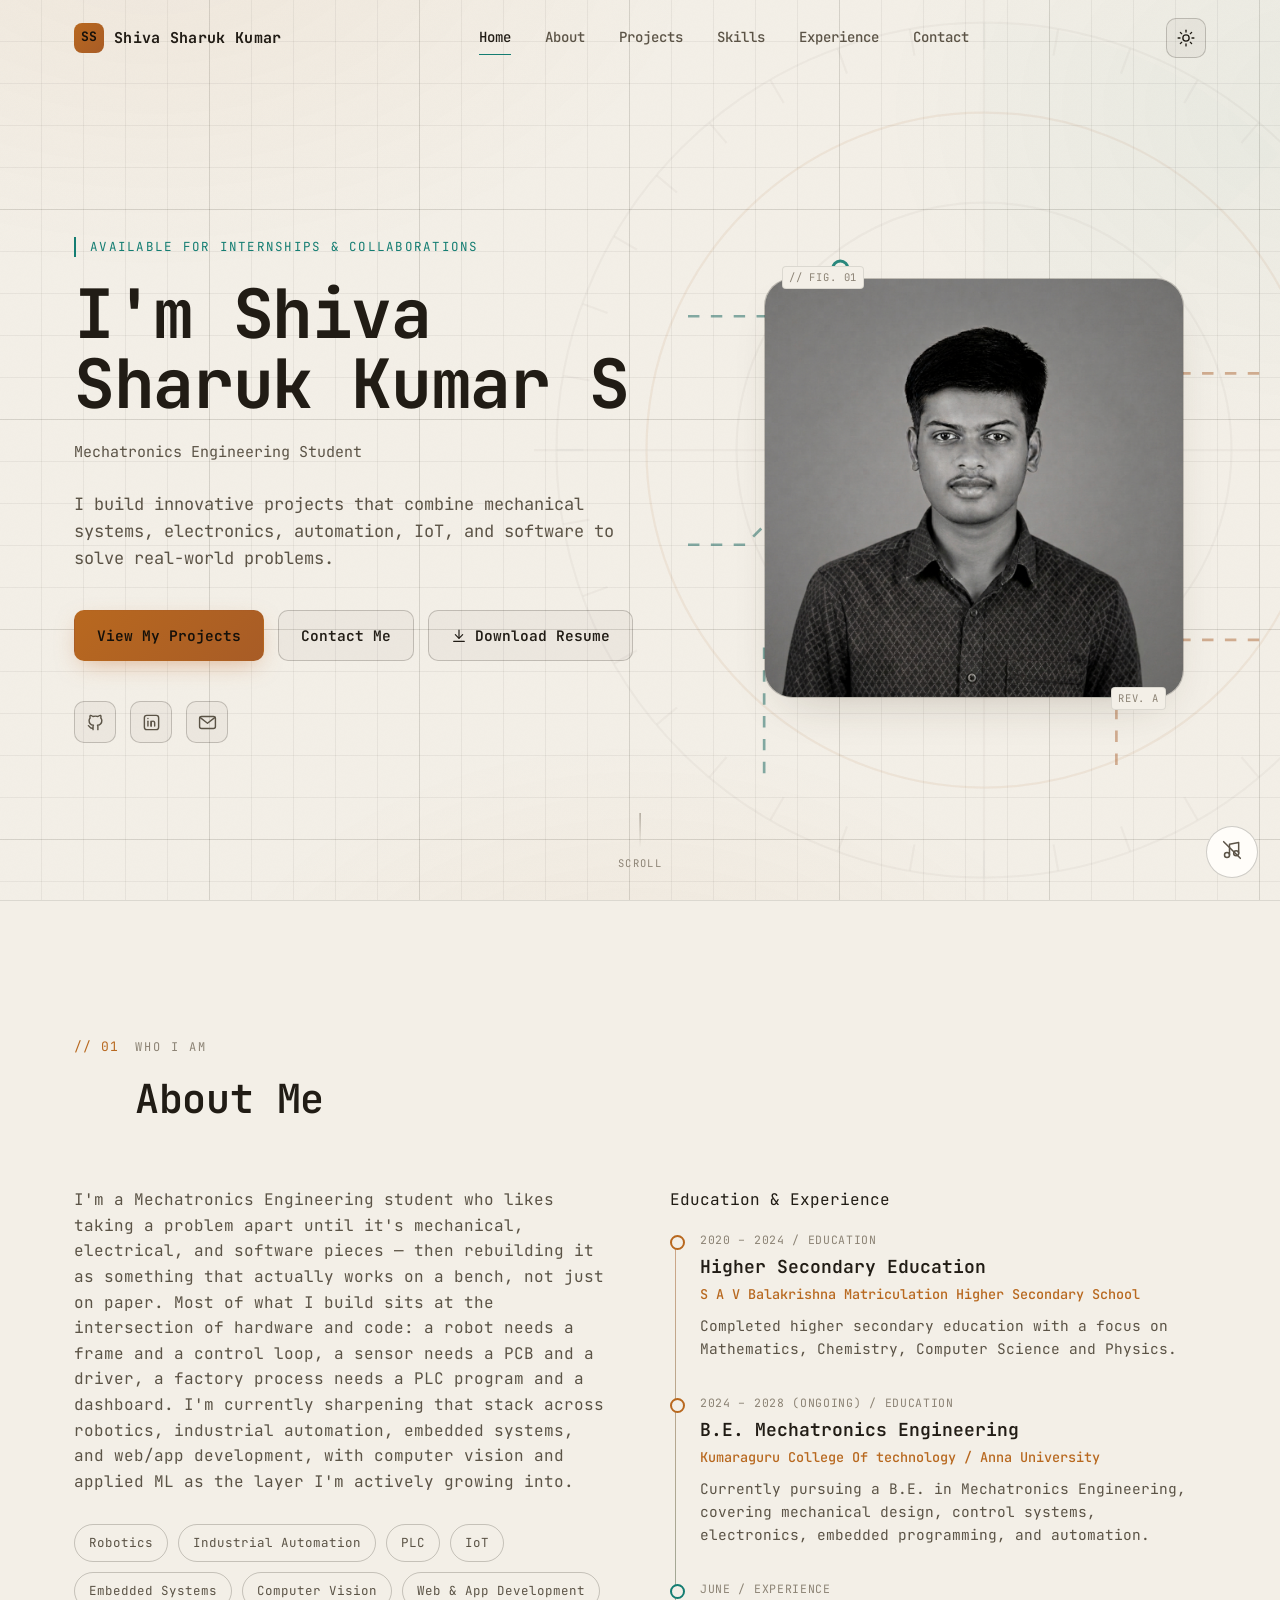
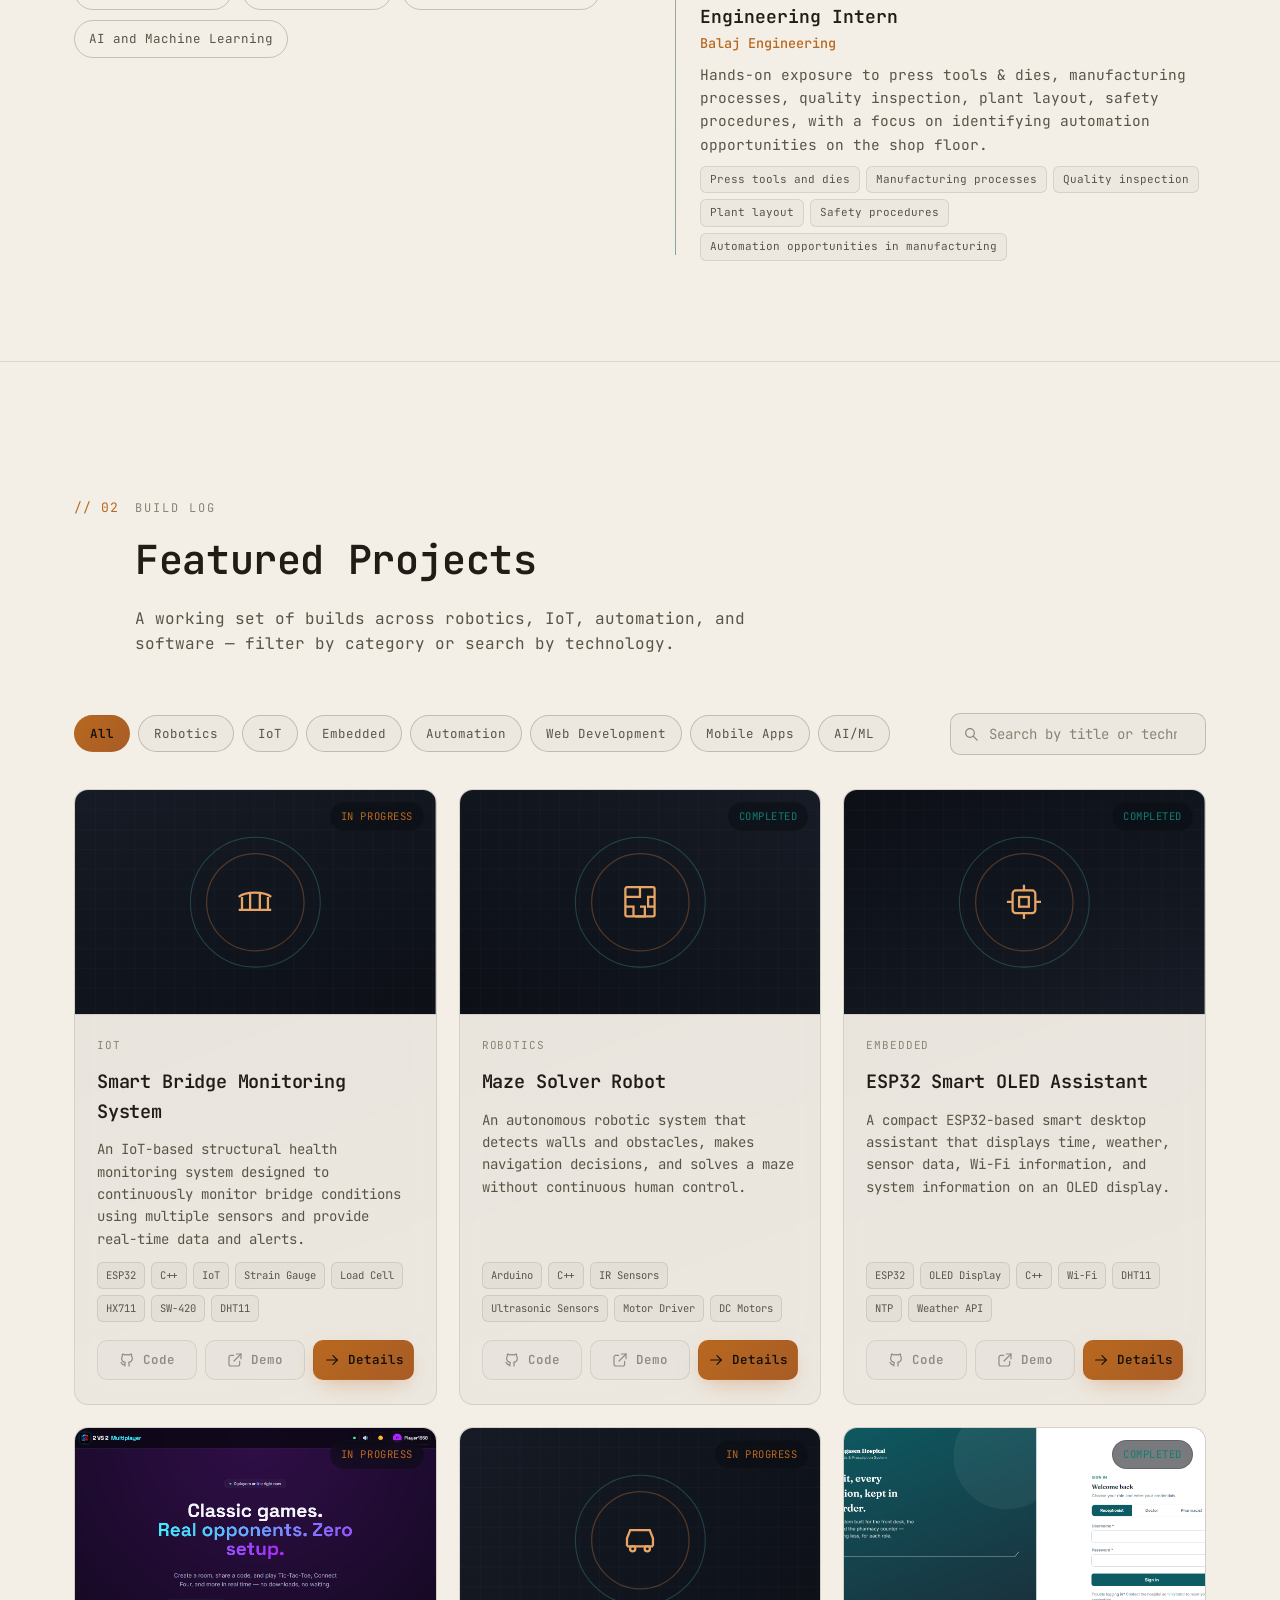
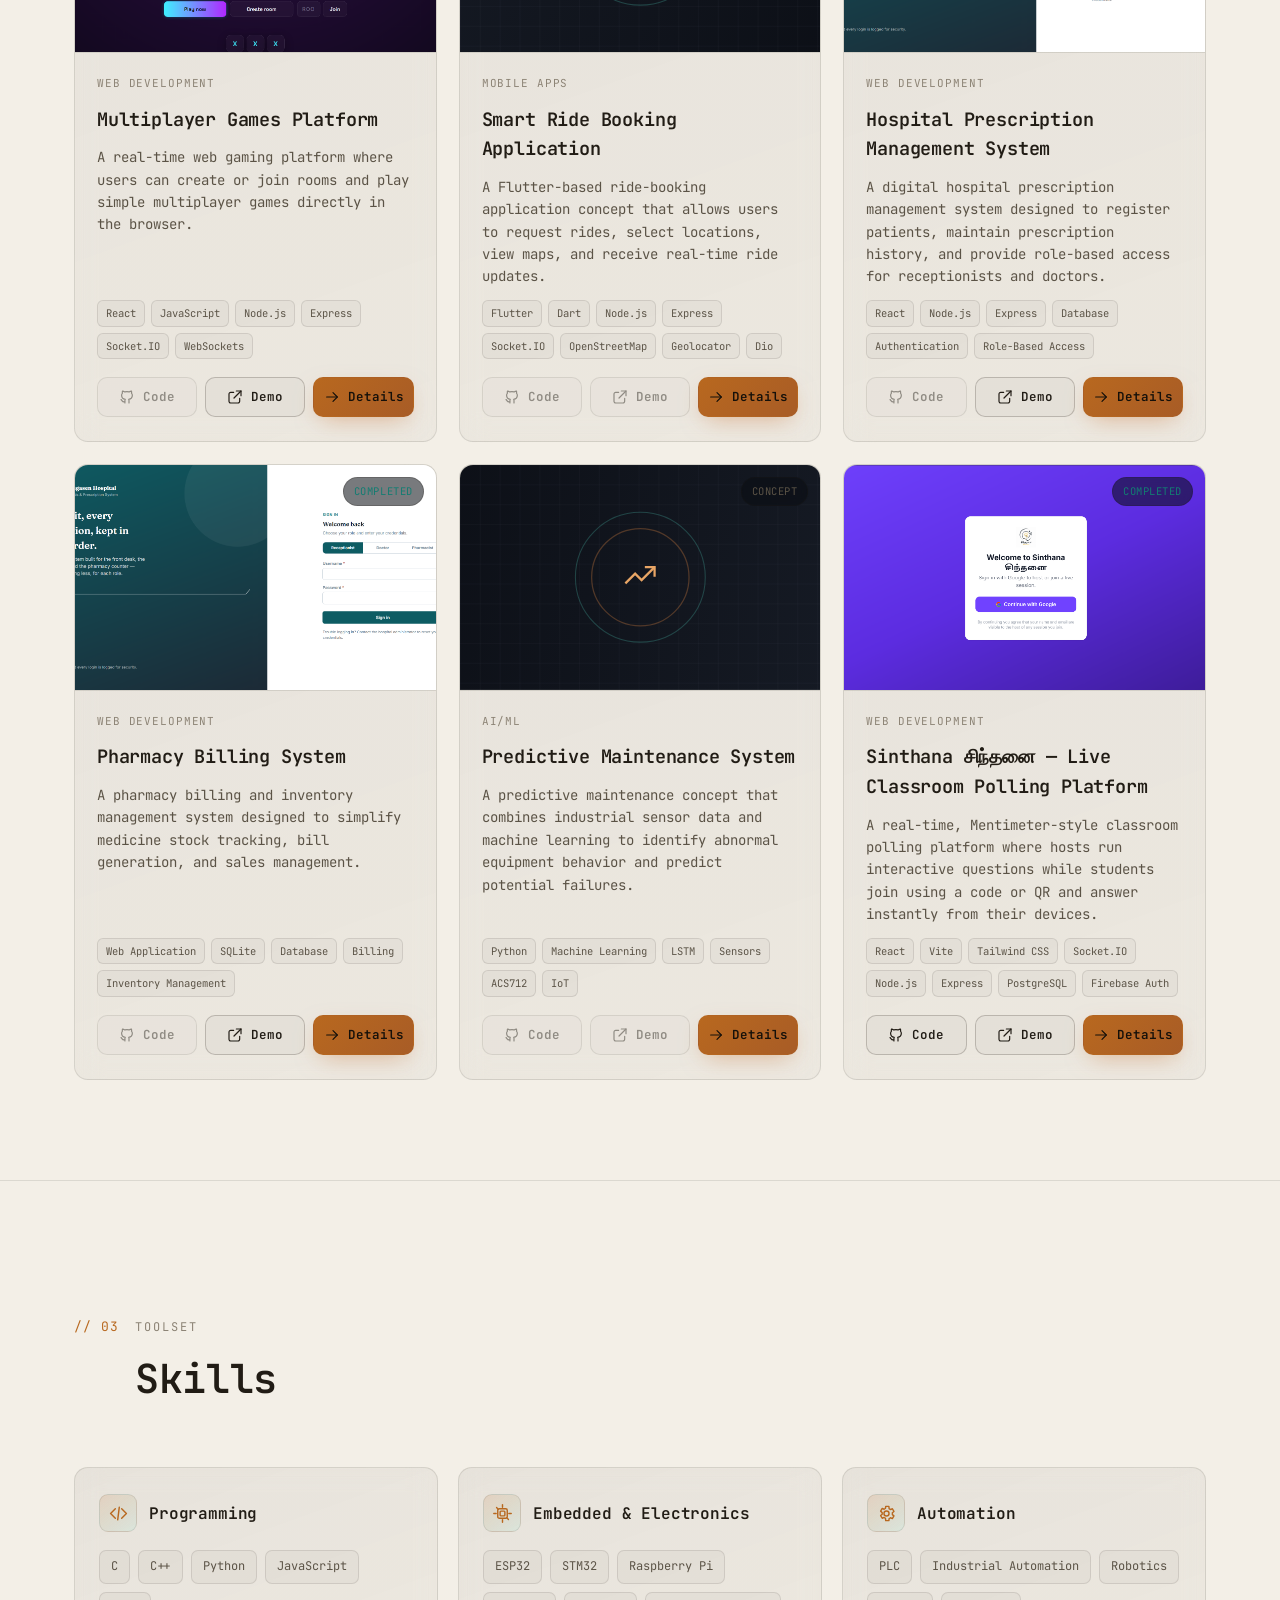
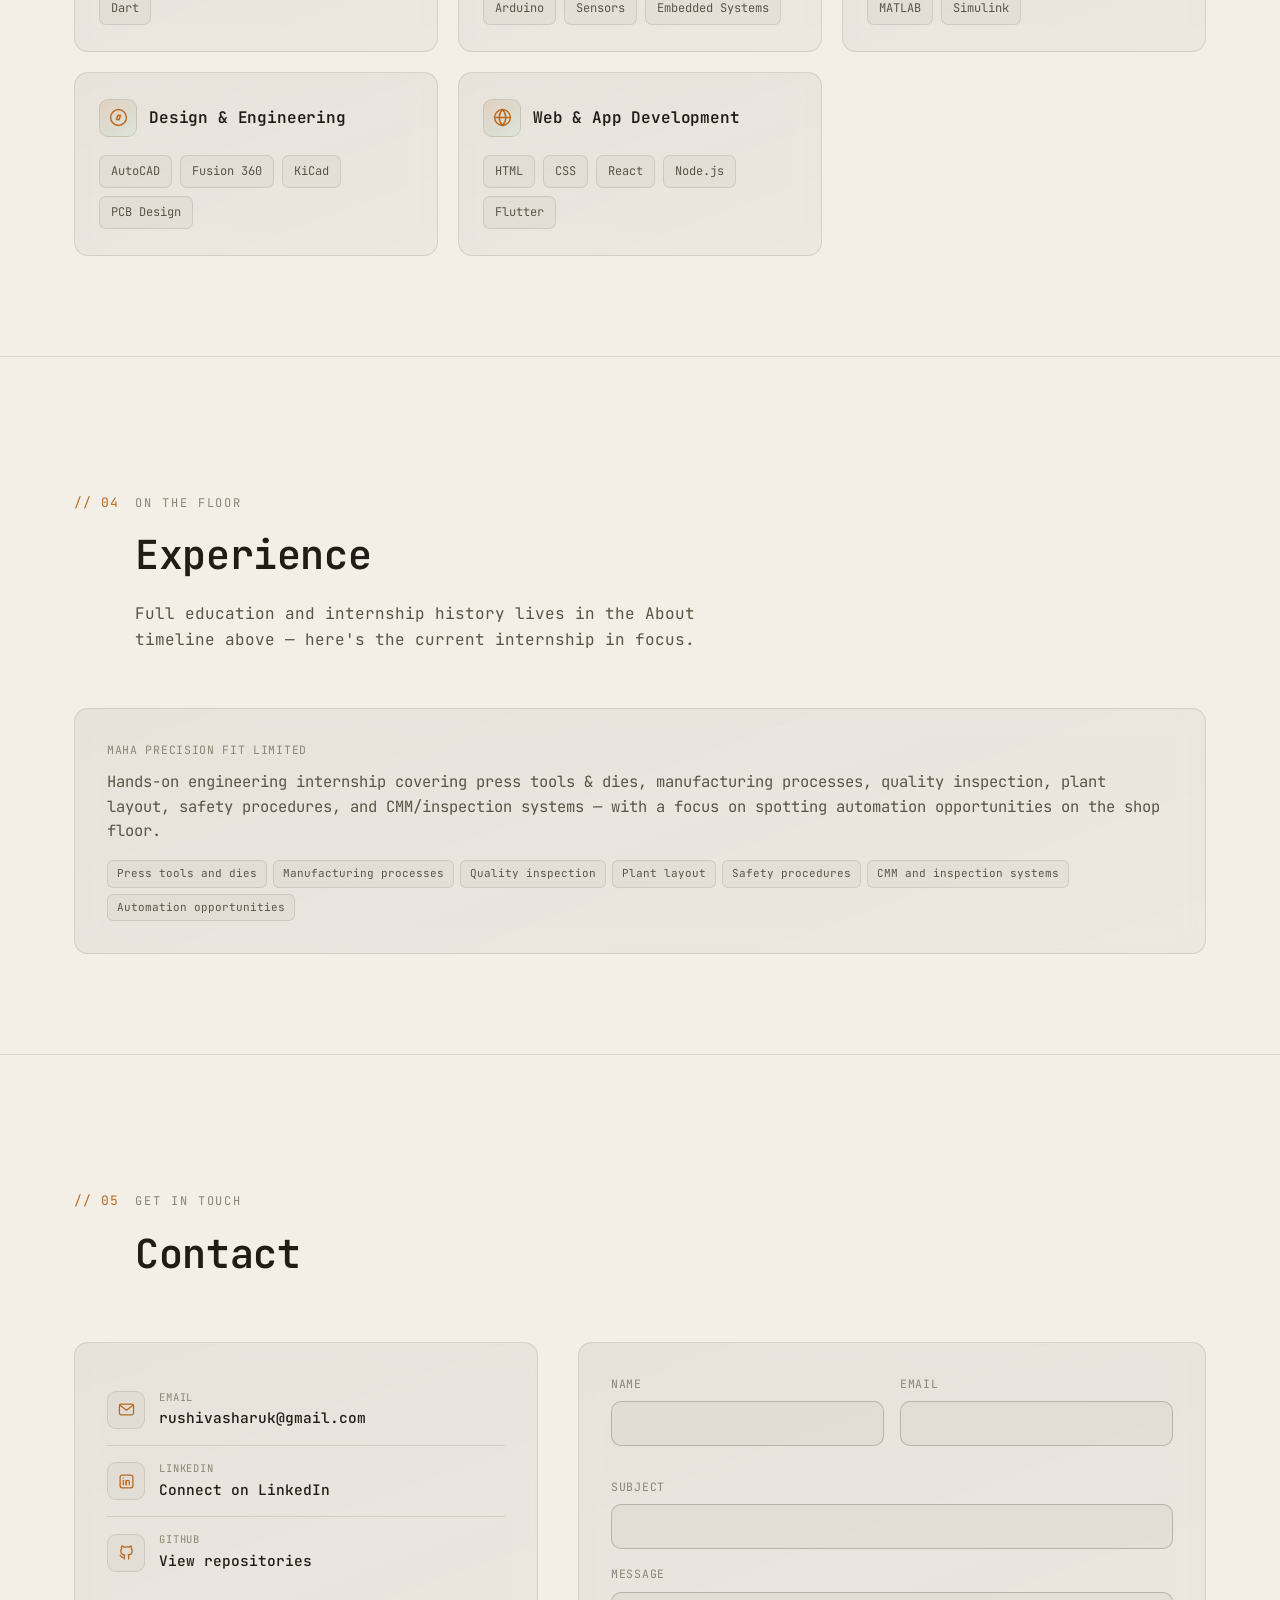
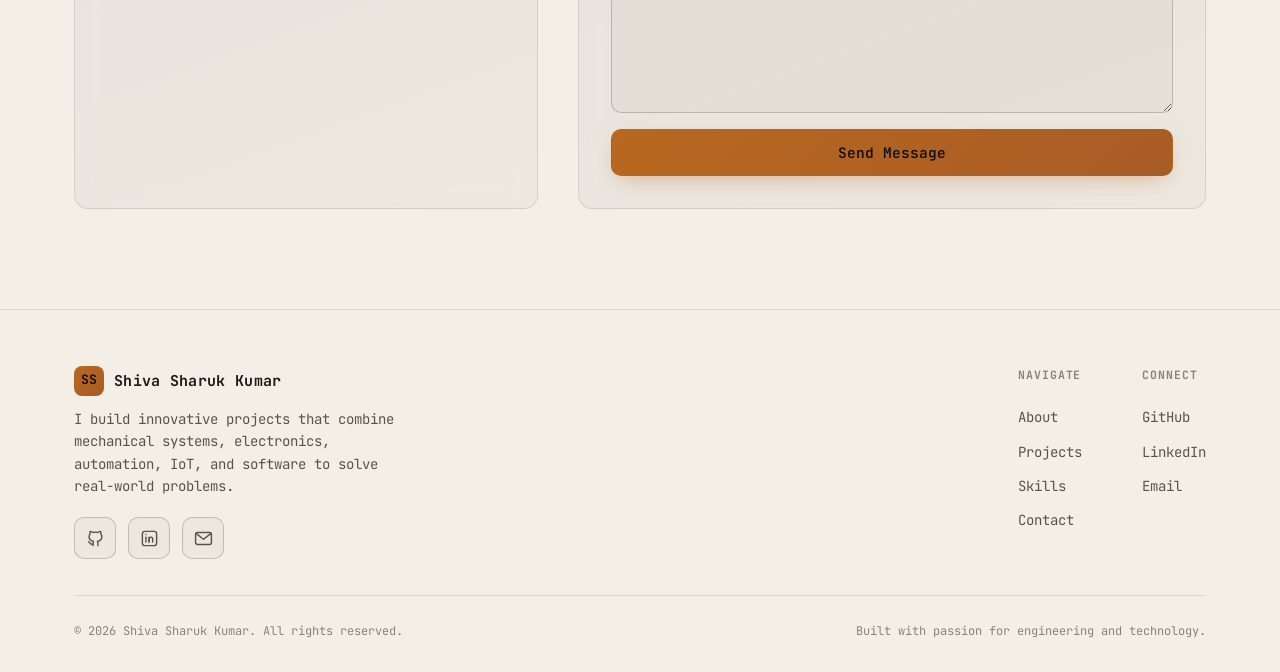
<file: index.html>
<!DOCTYPE html>
<html lang="en">
<head>
<meta charset="UTF-8" />
<meta name="viewport" content="width=device-width, initial-scale=1.0" />
<title>Shiva Sharuk Kumar — Mechatronics Engineering Portfolio</title>
<meta name="description" content="Personal portfolio of Shiva Sharuk Kumar — Mechatronics Engineering student building projects in robotics, IoT, industrial automation, embedded systems, and software development." />
<meta name="theme-color" content="#0a0d13" />

<!-- Open Graph -->
<meta property="og:type" content="website" />
<meta property="og:title" content="Shiva Sharuk Kumar — Mechatronics Engineering Portfolio" />
<meta property="og:description" content="Robotics, IoT, industrial automation, embedded systems, and software projects by Shiva Sharuk Kumar, a Mechatronics Engineering student." />
<meta property="og:image" content="og-cover.svg" />
<meta name="twitter:card" content="summary_large_image" />
<meta name="twitter:title" content="Shiva Sharuk Kumar — Mechatronics Engineering Portfolio" />
<meta name="twitter:description" content="Robotics, IoT, industrial automation, embedded systems, and software projects." />

<link rel="icon" href="favicon.svg" type="image/svg+xml" />
<link rel="stylesheet" href="css/style.css" />
</head>
<body>
<div class="bg-decor" aria-hidden="true">
  <svg viewBox="0 0 400 400" xmlns="http://www.w3.org/2000/svg">
    <circle class="ring" cx="200" cy="200" r="190"/>
    <circle class="ring accent-copper" cx="200" cy="200" r="150"/>
    <circle class="ring" cx="200" cy="200" r="110"/>
    <circle class="ring accent-cyan" cx="200" cy="200" r="70"/>
    <circle class="ring" cx="200" cy="200" r="30"/>
    <line class="crosshair" x1="200" y1="0" x2="200" y2="400"/>
    <line class="crosshair" x1="0" y1="200" x2="400" y2="200"/>
    <g class="sweep-arc">
      <path d="M 200 200 L 200 10 A 190 190 0 0 1 331.4 68.6 Z" />
    </g>
    <g class="planet-orbit orbit-copper">
      <circle class="planet planet-copper" cx="350" cy="200" r="5"/>
    </g>
    <g class="planet-orbit orbit-cyan">
      <circle class="planet planet-cyan" cx="270" cy="200" r="4"/>
    </g>
    <g class="tick-ring">
      <line class="tick" x1="378.0" y1="200.0" x2="390.0" y2="200.0"/>
      <line class="tick" x1="375.3" y1="230.9" x2="387.1" y2="233.0"/>
      <line class="tick" x1="367.3" y1="260.9" x2="378.5" y2="265.0"/>
      <line class="tick" x1="354.2" y1="289.0" x2="364.5" y2="295.0"/>
      <line class="tick" x1="336.4" y1="314.4" x2="345.5" y2="322.1"/>
      <line class="tick" x1="314.4" y1="336.4" x2="322.1" y2="345.5"/>
      <line class="tick" x1="289.0" y1="354.2" x2="295.0" y2="364.5"/>
      <line class="tick" x1="260.9" y1="367.3" x2="265.0" y2="378.5"/>
      <line class="tick" x1="230.9" y1="375.3" x2="233.0" y2="387.1"/>
      <line class="tick" x1="200.0" y1="378.0" x2="200.0" y2="390.0"/>
      <line class="tick" x1="169.1" y1="375.3" x2="167.0" y2="387.1"/>
      <line class="tick" x1="139.1" y1="367.3" x2="135.0" y2="378.5"/>
      <line class="tick" x1="111.0" y1="354.2" x2="105.0" y2="364.5"/>
      <line class="tick" x1="85.6" y1="336.4" x2="77.9" y2="345.5"/>
      <line class="tick" x1="63.6" y1="314.4" x2="54.5" y2="322.1"/>
      <line class="tick" x1="45.8" y1="289.0" x2="35.5" y2="295.0"/>
      <line class="tick" x1="32.7" y1="260.9" x2="21.5" y2="265.0"/>
      <line class="tick" x1="24.7" y1="230.9" x2="12.9" y2="233.0"/>
      <line class="tick" x1="22.0" y1="200.0" x2="10.0" y2="200.0"/>
      <line class="tick" x1="24.7" y1="169.1" x2="12.9" y2="167.0"/>
      <line class="tick" x1="32.7" y1="139.1" x2="21.5" y2="135.0"/>
      <line class="tick" x1="45.8" y1="111.0" x2="35.5" y2="105.0"/>
      <line class="tick" x1="63.6" y1="85.6" x2="54.5" y2="77.9"/>
      <line class="tick" x1="85.6" y1="63.6" x2="77.9" y2="54.5"/>
      <line class="tick" x1="111.0" y1="45.8" x2="105.0" y2="35.5"/>
      <line class="tick" x1="139.1" y1="32.7" x2="135.0" y2="21.5"/>
      <line class="tick" x1="169.1" y1="24.7" x2="167.0" y2="12.9"/>
      <line class="tick" x1="200.0" y1="22.0" x2="200.0" y2="10.0"/>
      <line class="tick" x1="230.9" y1="24.7" x2="233.0" y2="12.9"/>
      <line class="tick" x1="260.9" y1="32.7" x2="265.0" y2="21.5"/>
      <line class="tick" x1="289.0" y1="45.8" x2="295.0" y2="35.5"/>
      <line class="tick" x1="314.4" y1="63.6" x2="322.1" y2="54.5"/>
      <line class="tick" x1="336.4" y1="85.6" x2="345.5" y2="77.9"/>
      <line class="tick" x1="354.2" y1="111.0" x2="364.5" y2="105.0"/>
      <line class="tick" x1="367.3" y1="139.1" x2="378.5" y2="135.0"/>
      <line class="tick" x1="375.3" y1="169.1" x2="387.1" y2="167.0"/>
    </g>
  </svg>
</div>
<div class="grain" aria-hidden="true"></div>

<a href="#main" class="skip-link">Skip to content</a>

<!-- ============ NAVBAR ============ -->
<header class="navbar" id="navbar">
  <div class="nav-inner">
    <a href="#home" class="brand" aria-label="Home">
      <span class="brand-mark">SS</span>
      <span class="brand-name-full">Shiva Sharuk Kumar</span>
    </a>
    <nav class="nav-links" aria-label="Primary">
      <a href="#home">Home</a>
      <a href="#about">About</a>
      <a href="#projects">Projects</a>
      <a href="#skills">Skills</a>
      <a href="#experience">Experience</a>
      <a href="#contact">Contact</a>
    </nav>
    <div class="nav-actions">
      <button class="theme-toggle" id="themeToggle" aria-label="Toggle light and dark theme">
        <span class="icon-sun-wrap"></span>
      </button>
      <button class="hamburger" id="hamburger" aria-label="Open menu" aria-expanded="false">
        <span></span>
      </button>
    </div>
  </div>
</header>

<div class="mobile-menu" id="mobileMenu">
  <a href="#home">Home</a>
  <a href="#about">About</a>
  <a href="#projects">Projects</a>
  <a href="#skills">Skills</a>
  <a href="#experience">Experience</a>
  <a href="#contact">Contact</a>
</div>

<main id="main">

  <!-- ============ HERO ============ -->
  <section class="hero" id="home">
    <div class="hero-inner">
      <div class="hero-copy">
        <span class="hero-eyebrow">Available for internships &amp; collaborations</span>
        <h1 class="hero-name">I'm <span id="heroName">Shiva Sharuk Kumar</span></h1>
        <p class="hero-role mono" id="heroRole"></p>
        <p class="hero-desc" id="heroDesc"></p>
        <div class="hero-actions">
          <a href="#projects" class="btn btn-primary">View My Projects</a>
          <a href="#contact" class="btn btn-ghost">Contact Me</a>
          <a href="#" id="resumeBtn" class="btn btn-ghost" download>
            Download Resume
          </a>
        </div>
        <div class="hero-social">
          <a class="social-btn" data-bind="github" href="#" target="_blank" rel="noopener" aria-label="GitHub"></a>
          <a class="social-btn" data-bind="linkedin" href="#" target="_blank" rel="noopener" aria-label="LinkedIn"></a>
          <a class="social-btn" data-bind="email-link" href="#" aria-label="Email"></a>
        </div>
      </div>

      <div class="hero-visual">
        <div id="heroTraces"></div>
        <span class="corner-tag tl">// FIG. 01</span>
        <div class="portrait-frame" id="portraitFrame">
          <div class="portrait-placeholder">
            <svg viewBox="0 0 24 24" fill="none" stroke="currentColor" stroke-width="1.5"><circle cx="12" cy="8" r="4"/><path d="M4 20c0-4.4 3.6-7 8-7s8 2.6 8 7"/></svg>
            <span>PROFILE PHOTO — EDITABLE</span>
          </div>
        </div>
        <span class="corner-tag br">REV. A</span>
      </div>
    </div>

    <div class="scroll-cue"><span class="line"></span>SCROLL</div>
  </section>

  <!-- ============ ABOUT ============ -->
  <section class="section" id="about">
    <div class="container">
      <div class="section-head reveal">
        <span class="section-num mono">// 01</span>
        <div class="section-titles">
          <span class="section-kicker">Who I Am</span>
          <h2>About Me</h2>
        </div>
      </div>

      <div class="about-grid">
        <div class="about-text reveal">
          <div id="aboutText"></div>
          <div class="interest-tags" id="interestTags"></div>
        </div>

        <div class="reveal">
          <span class="section-kicker" style="display:block;margin-bottom:18px;">Education &amp; Experience</span>
          <div class="timeline" id="timelineList"></div>
        </div>
      </div>
    </div>
  </section>

  <!-- ============ PROJECTS ============ -->
  <section class="section" id="projects">
    <div class="container">
      <div class="section-head reveal">
        <span class="section-num mono">// 02</span>
        <div class="section-titles">
          <span class="section-kicker">Build Log</span>
          <h2>Featured Projects</h2>
          <p class="section-lede">A working set of builds across robotics, IoT, automation, and software — filter by category or search by technology.</p>
        </div>
      </div>

      <div class="projects-toolbar reveal">
        <div class="filter-chips" id="filterChips"></div>
        <div class="search-box">
          <span aria-hidden="true"></span>
          <input id="projectSearch" type="search" placeholder="Search by title or technology…" aria-label="Search projects" />
        </div>
      </div>

      <div class="projects-grid" id="projectsGrid"></div>
    </div>
  </section>

  <!-- ============ SKILLS ============ -->
  <section class="section" id="skills">
    <div class="container">
      <div class="section-head reveal">
        <span class="section-num mono">// 03</span>
        <div class="section-titles">
          <span class="section-kicker">Toolset</span>
          <h2>Skills</h2>
        </div>
      </div>
      <div class="skills-grid" id="skillsGrid"></div>
    </div>
  </section>

  <!-- ============ EXPERIENCE (highlight of internship) ============ -->
  <section class="section" id="experience">
    <div class="container">
      <div class="section-head reveal">
        <span class="section-num mono">// 04</span>
        <div class="section-titles">
          <span class="section-kicker">On the Floor</span>
          <h2>Experience</h2>
          <p class="section-lede">Full education and internship history lives in the About timeline above — here's the current internship in focus.</p>
        </div>
      </div>

      <div class="glass reveal" style="padding:32px;">
        <div class="timeline-period">Maha Precision Fit Limited</div>
        <p class="timeline-desc" style="margin-top:10px;font-size:15.5px;">
          Hands-on engineering internship covering press tools &amp; dies, manufacturing processes,
          quality inspection, plant layout, safety procedures, and CMM/inspection systems — with a
          focus on spotting automation opportunities on the shop floor.
        </p>
        <div class="timeline-highlights" style="margin-top:16px;">
          <span>Press tools and dies</span>
          <span>Manufacturing processes</span>
          <span>Quality inspection</span>
          <span>Plant layout</span>
          <span>Safety procedures</span>
          <span>CMM and inspection systems</span>
          <span>Automation opportunities</span>
        </div>
      </div>
    </div>
  </section>

  <!-- ============ CONTACT ============ -->
  <section class="section" id="contact">
    <div class="container">
      <div class="section-head reveal">
        <span class="section-num mono">// 05</span>
        <div class="section-titles">
          <span class="section-kicker">Get In Touch</span>
          <h2>Contact</h2>
        </div>
      </div>

      <div class="contact-grid">
        <div class="contact-info-card glass reveal">
          <div class="contact-info-item">
            <div class="contact-info-icon"></div>
            <div>
              <div class="contact-info-label">Email</div>
              <a class="contact-info-value" data-bind="email-link" href="#"><span data-bind="email-text"></span></a>
            </div>
          </div>
          <div class="contact-info-item">
            <div class="contact-info-icon"></div>
            <div>
              <div class="contact-info-label">LinkedIn</div>
              <a class="contact-info-value" data-bind="linkedin" href="#" target="_blank" rel="noopener">Connect on LinkedIn</a>
            </div>
          </div>
          <div class="contact-info-item">
            <div class="contact-info-icon"></div>
            <div>
              <div class="contact-info-label">GitHub</div>
              <a class="contact-info-value" data-bind="github" href="#" target="_blank" rel="noopener">View repositories</a>
            </div>
          </div>
        </div>

        <form class="contact-form-card glass reveal" id="contactForm" novalidate>
          <div class="form-row">
            <div class="form-group">
              <label for="cName">Name</label>
              <input id="cName" name="name" type="text" required />
            </div>
            <div class="form-group">
              <label for="cEmail">Email</label>
              <input id="cEmail" name="email" type="email" required />
            </div>
          </div>
          <div class="form-group">
            <label for="cSubject">Subject</label>
            <input id="cSubject" name="subject" type="text" required />
          </div>
          <div class="form-group">
            <label for="cMessage">Message</label>
            <textarea id="cMessage" name="message" rows="5" required></textarea>
          </div>
          <button type="submit" class="btn btn-primary btn-block">Send Message</button>
          <div class="form-status" id="formStatus"></div>
        </form>
      </div>
    </div>
  </section>
</main>

<!-- ============ FOOTER ============ -->
<footer class="footer">
  <div class="container">
    <div class="footer-top">
      <div class="footer-brand">
        <a href="#home" class="brand">
          <span class="brand-mark">SS</span>
          <span class="brand-name-full">Shiva Sharuk Kumar</span>
        </a>
        <p class="footer-tagline" id="footerTagline"></p>
        <div class="footer-social">
          <a class="social-btn" data-bind="github" href="#" target="_blank" rel="noopener" aria-label="GitHub"></a>
          <a class="social-btn" data-bind="linkedin" href="#" target="_blank" rel="noopener" aria-label="LinkedIn"></a>
          <a class="social-btn" data-bind="email-link" href="#" aria-label="Email"></a>
        </div>
      </div>
      <div class="footer-links">
        <div class="footer-col">
          <h4>Navigate</h4>
          <a href="#about">About</a>
          <a href="#projects">Projects</a>
          <a href="#skills">Skills</a>
          <a href="#contact">Contact</a>
        </div>
        <div class="footer-col">
          <h4>Connect</h4>
          <a data-bind="github" href="#" target="_blank" rel="noopener">GitHub</a>
          <a data-bind="linkedin" href="#" target="_blank" rel="noopener">LinkedIn</a>
          <a data-bind="email-link" href="#">Email</a>
        </div>
      </div>
    </div>
    <div class="footer-bottom">
      <span>© <span data-bind="year"></span> Shiva Sharuk Kumar. All rights reserved.</span>
      <span>Built with passion for engineering and technology.</span>
    </div>
  </div>
</footer>

<!-- ============ PROJECT DETAIL OVERLAY ============ -->
<div class="detail-overlay" id="detailOverlay" role="dialog" aria-modal="true" aria-label="Project details">
  <div class="detail-topbar">
    <a href="#projects" class="back-link" data-close-detail></a>
    <button class="theme-toggle" data-close-detail aria-label="Close project details"></button>
  </div>
  <div class="detail-content" id="detailContent"></div>
</div>

<!-- ============ 404 (in-app hash-route fallback) ============ -->
<div class="detail-overlay" id="notFoundOverlay" role="dialog" aria-modal="true" aria-label="Page not found">
  <div class="page-404">
    <div>
      <div class="code-404 mono">404</div>
      <h2>Signal lost.</h2>
      <p>That project or page doesn't exist — it may have been renamed or removed.</p>
      <a href="#/" class="btn btn-primary" data-close-detail>Back to Home</a>
    </div>
  </div>
</div>

<!-- ============ AMBIENT SOUND TOGGLE ============ -->
<audio id="ambientAudio" loop preload="none">
  <source src="audio/ambient-loop.ogg" type="audio/ogg" />
  <source src="audio/ambient-loop.mp3" type="audio/mpeg" />
</audio>
<button id="ambientToggle" class="ambient-toggle" type="button" aria-pressed="false" aria-label="Play calm background ambience"></button>

<script src="js/icons.js"></script>
<script src="js/data.js"></script>
<script src="js/app.js"></script>
<script>
  // Fill in icon-only elements that were left empty above (kept out of app.js template strings for readability)
  document.addEventListener("DOMContentLoaded", function () {
    document.querySelector(".theme-toggle .icon-sun-wrap").outerHTML = icon("sun") + icon("moon");
    document.querySelectorAll('.hero-social .social-btn[data-bind="github"]').forEach(el => el.innerHTML = icon("github"));
    document.querySelectorAll('.social-btn[data-bind="linkedin"]').forEach(el => el.innerHTML = icon("linkedin"));
    document.querySelectorAll('.social-btn[data-bind="email-link"]').forEach(el => el.innerHTML = icon("mail"));
    document.querySelectorAll('.footer-social .social-btn[data-bind="github"]').forEach(el => el.innerHTML = icon("github"));
    document.getElementById("resumeBtn").innerHTML = icon("download") + " Download Resume";
    document.querySelector(".search-box span[aria-hidden]").outerHTML = icon("search");
    document.querySelectorAll(".contact-info-icon").forEach((el, i) => {
      el.innerHTML = [icon("mail"), icon("linkedin"), icon("github")][i];
    });
    document.querySelector('.back-link[data-close-detail]').innerHTML = icon("arrowLeft") + " Back to projects";
    document.querySelector('#detailOverlay .theme-toggle[data-close-detail]').innerHTML = "&times;";
  });
</script>
</body>
</html>
</file>
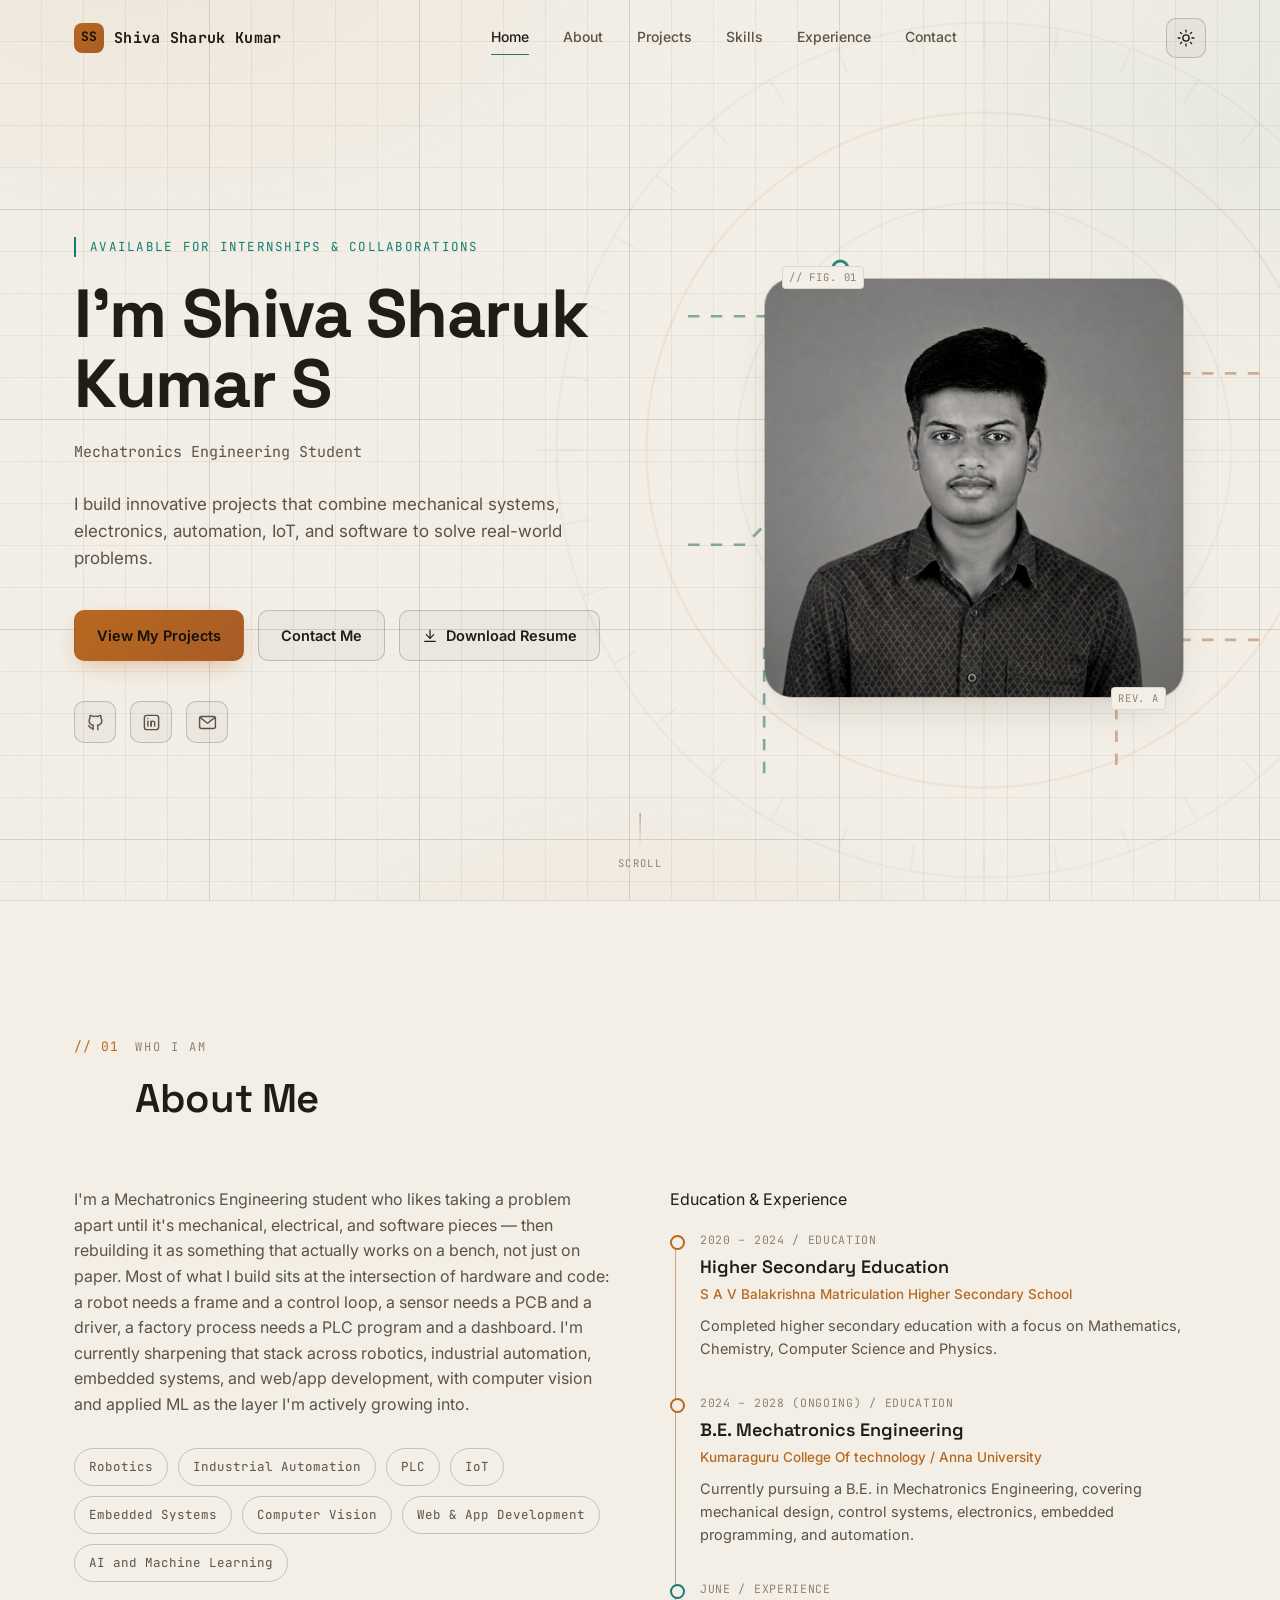
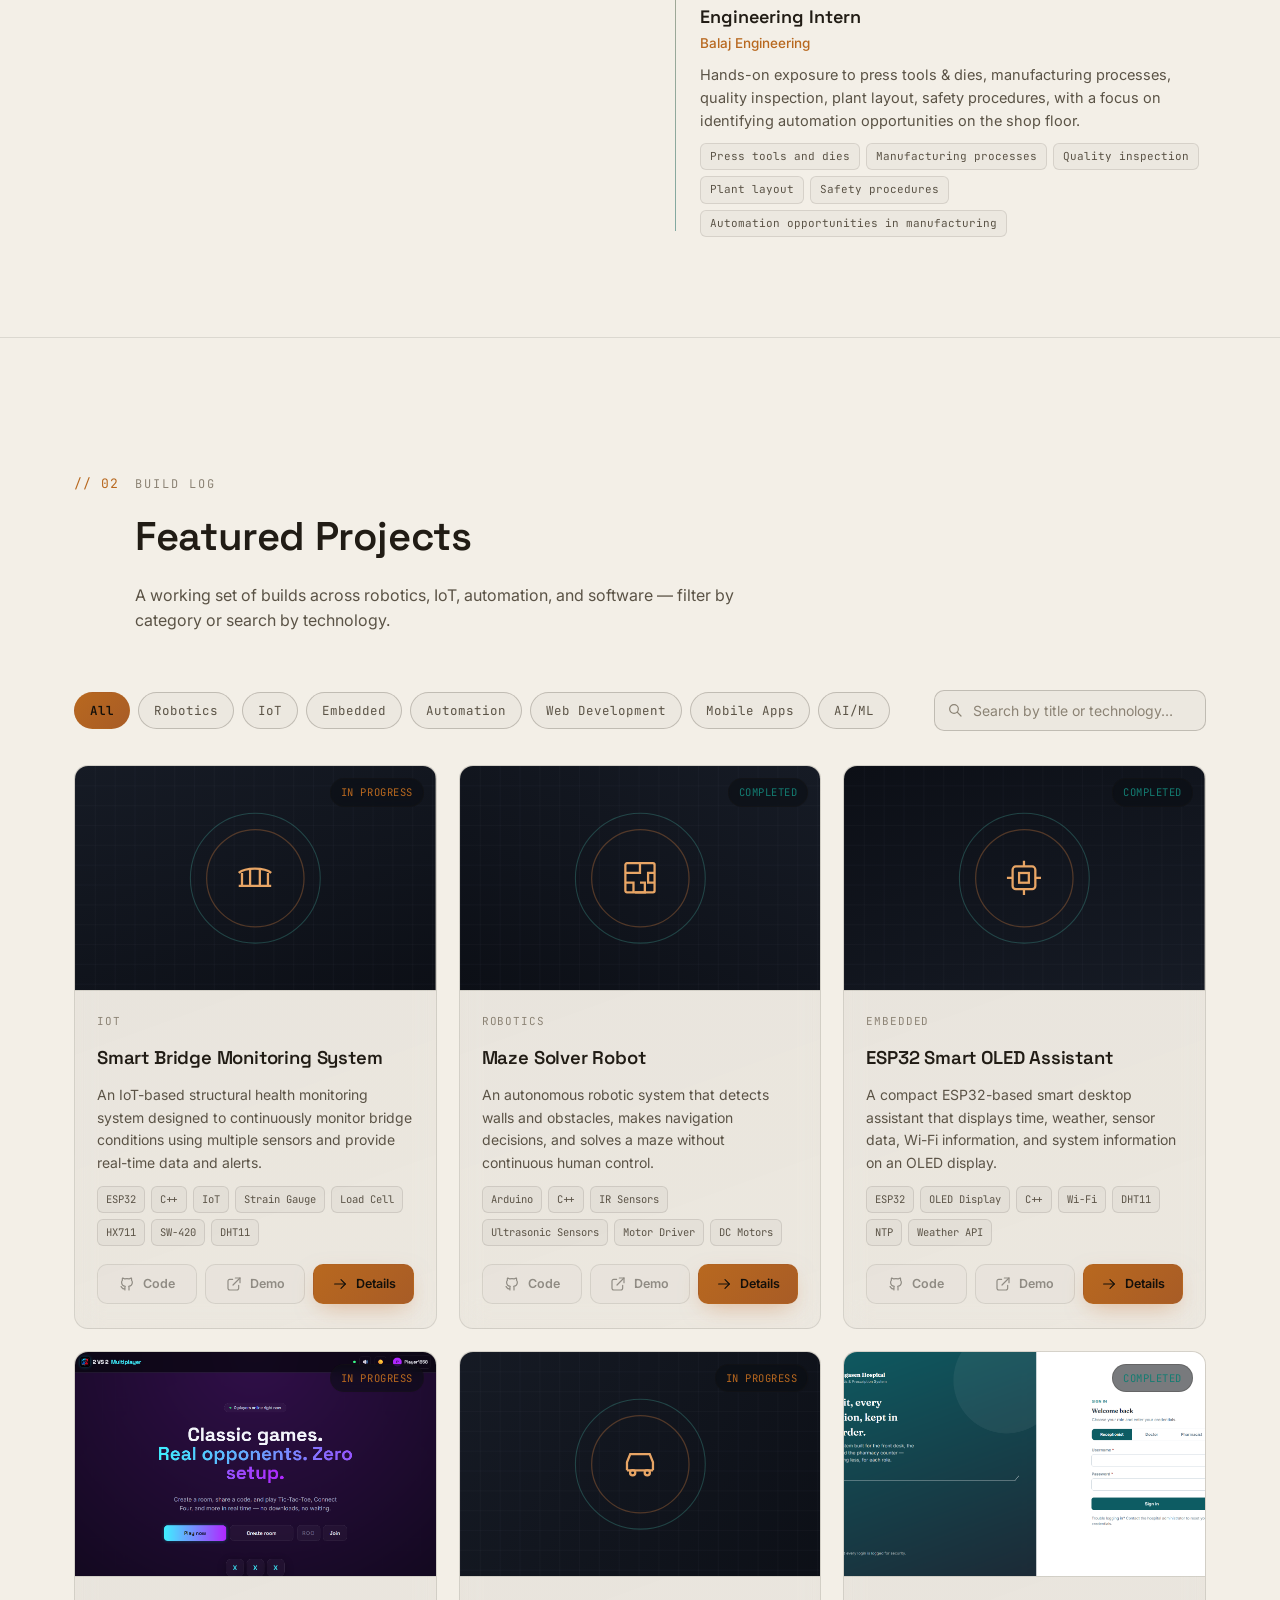
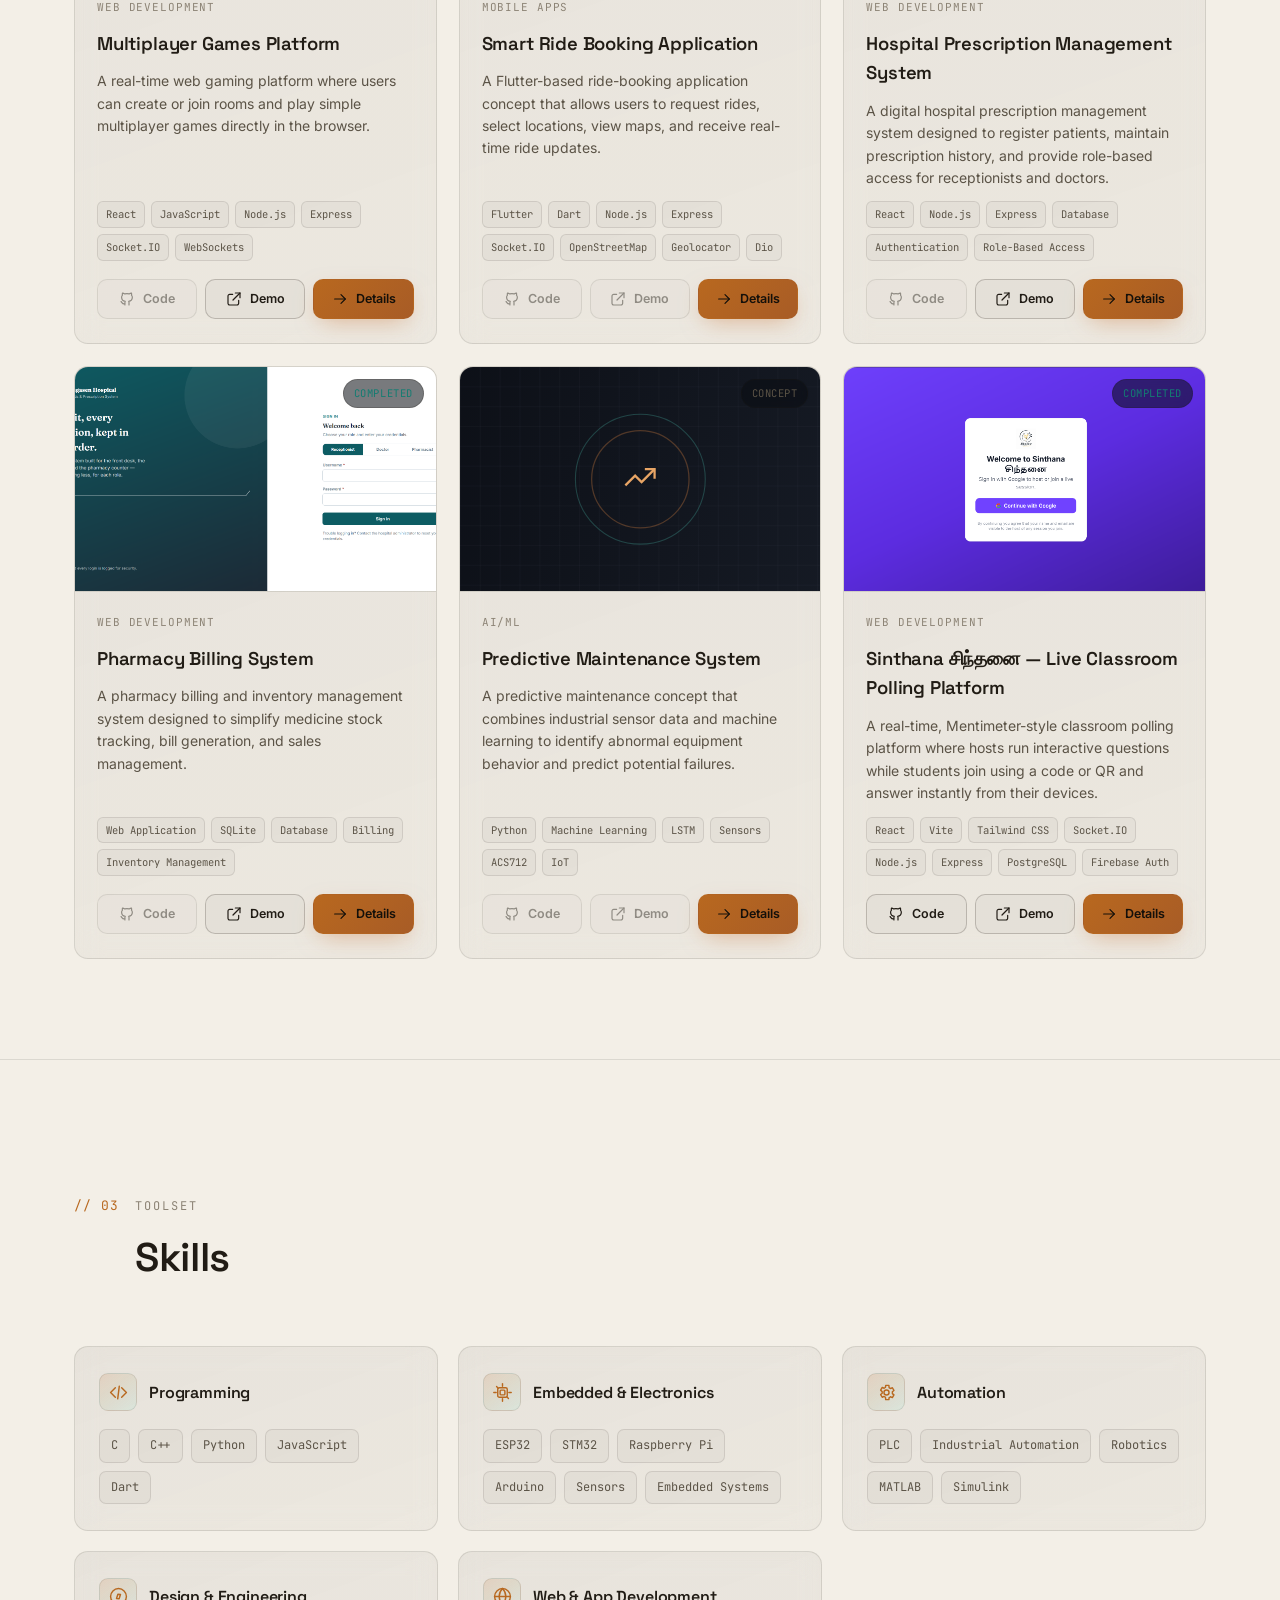
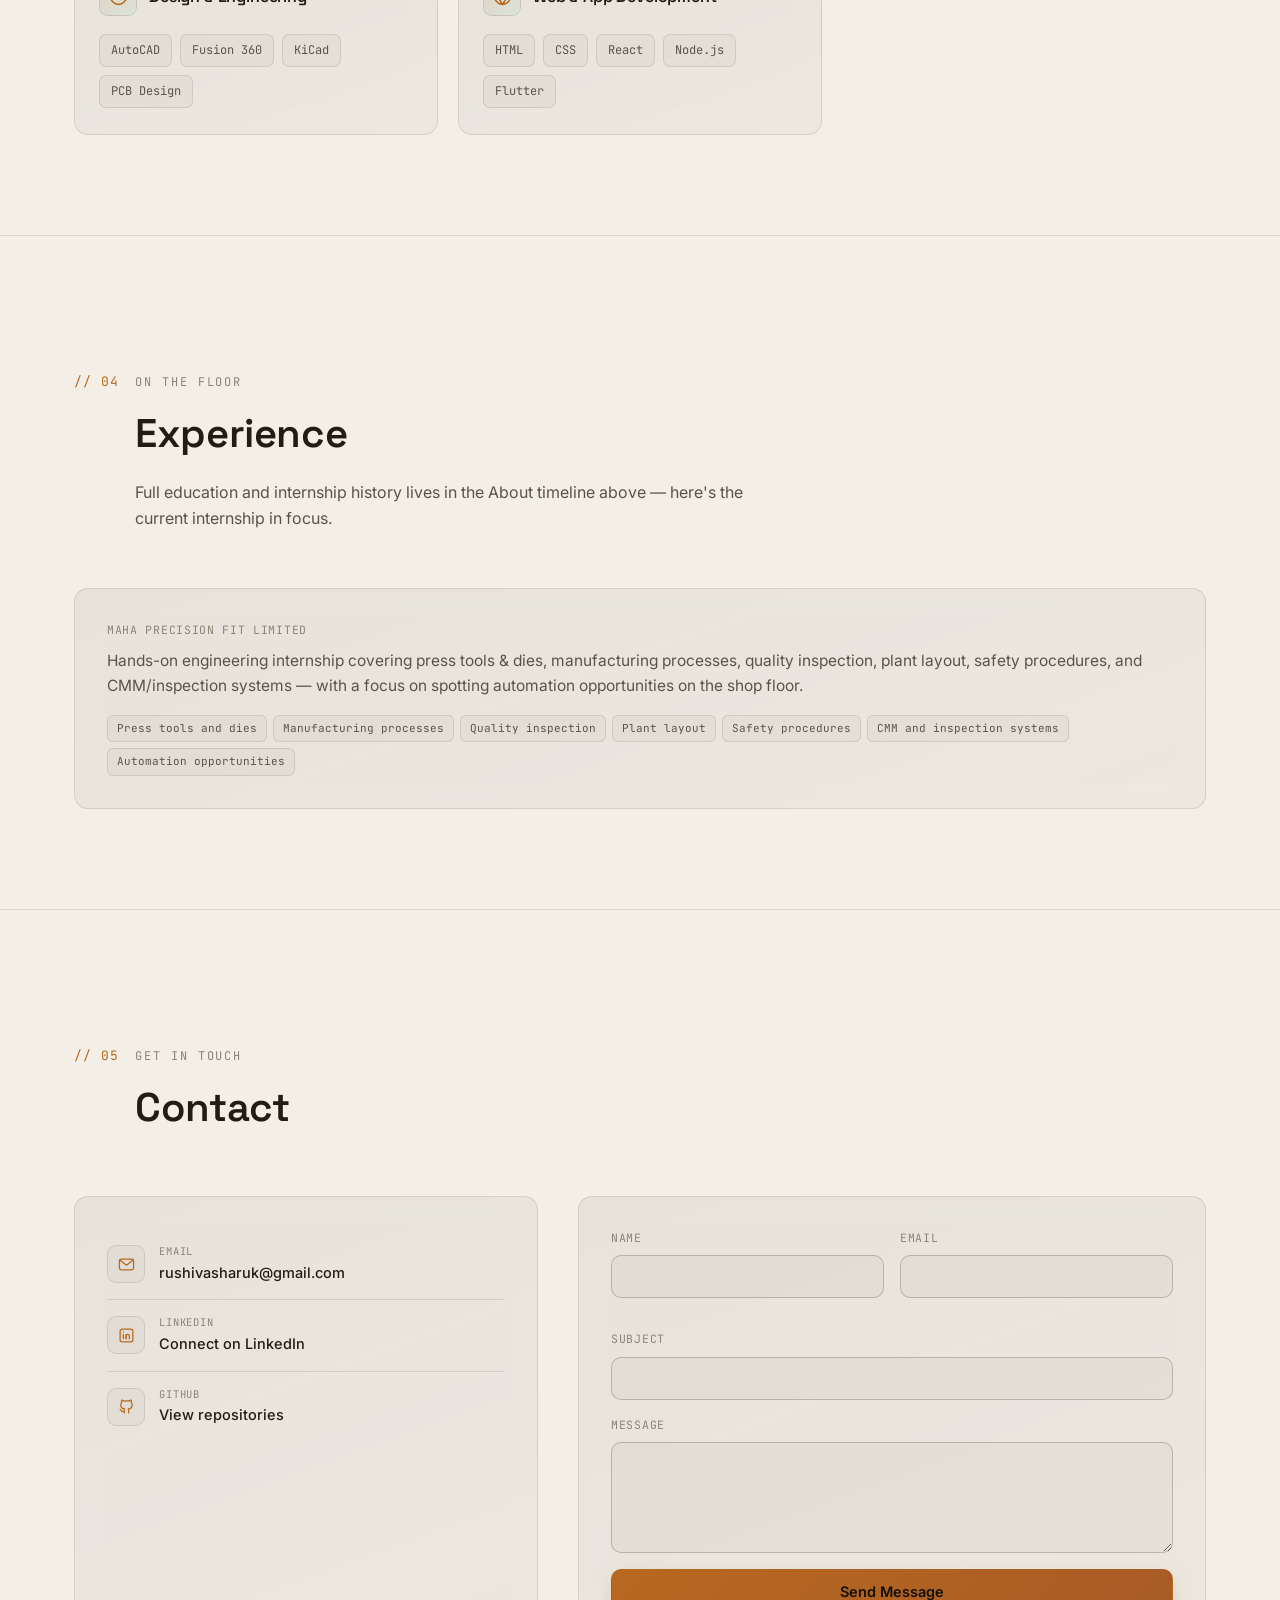
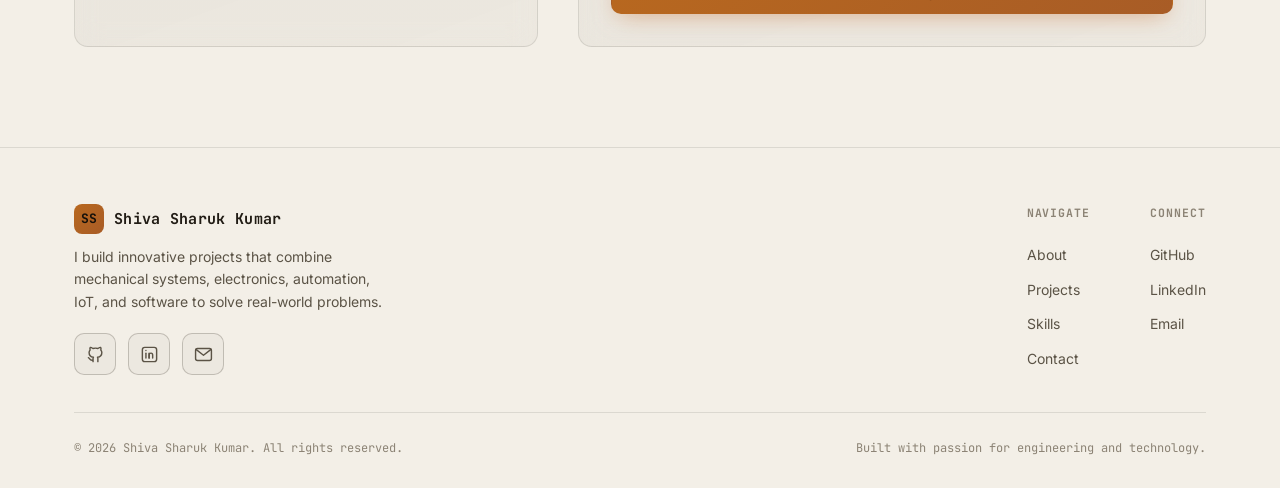
<file: preview.html>
<!DOCTYPE html>
<html lang="en">
<head>
<meta charset="UTF-8" />
<meta name="viewport" content="width=device-width, initial-scale=1.0" />
<title>Shiva Sharuk Kumar — Mechatronics Engineering Portfolio</title>
<meta name="description" content="Personal portfolio of Shiva Sharuk Kumar — Mechatronics Engineering student building projects in robotics, IoT, industrial automation, embedded systems, and software development." />
<meta name="theme-color" content="#0a0d13" />

<!-- Open Graph -->
<meta property="og:type" content="website" />
<meta property="og:title" content="Shiva Sharuk Kumar — Mechatronics Engineering Portfolio" />
<meta property="og:description" content="Robotics, IoT, industrial automation, embedded systems, and software projects by Shiva Sharuk Kumar, a Mechatronics Engineering student." />
<meta name="twitter:card" content="summary_large_image" />
<meta name="twitter:title" content="Shiva Sharuk Kumar — Mechatronics Engineering Portfolio" />
<meta name="twitter:description" content="Robotics, IoT, industrial automation, embedded systems, and software projects." />

<style>
/* ==========================================================================
   SHIVA SHARUK KUMAR — ENGINEERING PORTFOLIO
   Design language: "Schematic" — blueprint grid, copper/solder accent,
   cyan signal-trace accent, datasheet-style numbered sections & mono labels.
   ========================================================================== */

/* ---------- Fonts ---------- */
@import url('https://fonts.googleapis.com/css2?family=Space+Grotesk:wght@400;500;600;700&family=Inter:wght@400;500;600&family=JetBrains+Mono:wght@400;500;700&display=swap');

/* ---------- Tokens ---------- */
:root {
  /* Dark (default) */
  --bg: #0a0d13;
  --bg-raised: #0f131b;
  --panel: rgba(233, 238, 246, 0.035);
  --panel-strong: rgba(233, 238, 246, 0.06);
  --border: rgba(233, 238, 246, 0.10);
  --border-strong: rgba(233, 238, 246, 0.18);
  --text: #e9eef6;
  --text-dim: #9aa5b8;
  --text-faint: #616c80;

  --copper: #c8793e;
  --copper-bright: #e8a565;
  --cyan: #5eead4;
  --cyan-dim: #3ba597;
  --danger: #e8636b;

  --grid-line: rgba(233, 238, 246, 0.04);
  --grid-line-strong: rgba(233, 238, 246, 0.07);
  --wash-a: rgba(200, 121, 62, 0.07);
  --wash-b: rgba(94, 234, 212, 0.05);
  --decor-opacity: 0.22;
  --noise-opacity: 0.025;
  --noise-blend: overlay;

  --font-display: 'Space Grotesk', sans-serif;
  --font-body: 'Inter', sans-serif;
  --font-mono: 'JetBrains Mono', monospace;

  --radius-sm: 8px;
  --radius-md: 14px;
  --radius-lg: 22px;

  --shadow-soft: 0 20px 60px -20px rgba(0,0,0,0.55);
  --ease: cubic-bezier(.16,.84,.44,1);

  --nav-h: 76px;
}

html[data-theme="light"] {
  --bg: #f3efe7;
  --bg-raised: #fffdf9;
  --panel: rgba(35, 28, 18, 0.03);
  --panel-strong: rgba(35, 28, 18, 0.055);
  --border: rgba(35, 28, 18, 0.11);
  --border-strong: rgba(35, 28, 18, 0.22);
  --text: #211c15;
  --text-dim: #5b5346;
  --text-faint: #8c8375;

  --copper: #a85c26;
  --copper-bright: #b8681f;
  --cyan: #147d72;
  --cyan-dim: #0f6259;
  --danger: #c53c46;

  --grid-line: rgba(35, 28, 18, 0.055);
  --grid-line-strong: rgba(35, 28, 18, 0.09);
  --wash-a: rgba(184, 104, 31, 0.055);
  --wash-b: rgba(20, 125, 114, 0.045);
  --decor-opacity: 0.14;
  --noise-opacity: 0.018;
  --noise-blend: multiply;

  --shadow-soft: 0 20px 50px -25px rgba(60, 45, 25, 0.28);
}

@media (prefers-reduced-motion: reduce) {
  *, *::before, *::after { animation-duration: 0.01ms !important; animation-iteration-count: 1 !important; transition-duration: 0.01ms !important; scroll-behavior: auto !important; }
}

* { box-sizing: border-box; }
html { scroll-behavior: smooth; }

body {
  margin: 0;
  background: var(--bg);
  color: var(--text);
  font-family: var(--font-body);
  font-size: 16px;
  line-height: 1.6;
  -webkit-font-smoothing: antialiased;
  transition: background .3s var(--ease), color .3s var(--ease);
  overflow-x: hidden;
}

/* Layer 1: blueprint grid, fixed behind everything */
body::before {
  content: "";
  position: fixed;
  inset: 0;
  z-index: -4;
  background-image:
    linear-gradient(var(--grid-line) 1px, transparent 1px),
    linear-gradient(90deg, var(--grid-line) 1px, transparent 1px),
    linear-gradient(var(--grid-line-strong) 1px, transparent 1px),
    linear-gradient(90deg, var(--grid-line-strong) 1px, transparent 1px);
  background-size: 42px 42px, 42px 42px, 210px 210px, 210px 210px;
  background-position: -1px -1px, -1px -1px, -1px -1px, -1px -1px;
  transition: background .3s var(--ease);
  pointer-events: none;
}

/* Layer 2: soft color wash mesh — distinct per theme via --wash-a/--wash-b */
body::after {
  content: "";
  position: fixed;
  inset: 0;
  z-index: -3;
  background:
    radial-gradient(ellipse 900px 560px at 12% -8%, var(--wash-a), transparent 62%),
    radial-gradient(ellipse 760px 560px at 104% 12%, var(--wash-b), transparent 60%),
    radial-gradient(ellipse 700px 500px at 50% 118%, var(--wash-a), transparent 65%);
  transition: background .3s var(--ease);
  pointer-events: none;
}

/* Layer 3: large fixed schematic compass/rings — the site's signature backdrop motif */
.bg-decor {
  position: fixed;
  inset: 0;
  z-index: -2;
  overflow: hidden;
  pointer-events: none;
  opacity: var(--decor-opacity);
  transition: opacity .3s var(--ease);
}
.bg-decor svg {
  position: absolute;
  top: 50%;
  right: -12vw;
  transform: translateY(-50%);
  width: min(80vw, 900px);
  height: min(80vw, 900px);
}
.bg-decor .ring { fill: none; stroke: var(--border-strong); stroke-width: 1; }
.bg-decor .ring.accent-copper { stroke: var(--copper); opacity: .55; }
.bg-decor .ring.accent-cyan { stroke: var(--cyan); opacity: .4; }
.bg-decor .tick { stroke: var(--border-strong); stroke-width: 1; }
.bg-decor .crosshair { stroke: var(--border-strong); stroke-width: 1; }

.bg-decor .tick-ring {
  transform-origin: 200px 200px;
  animation: bgSpin 100s linear infinite;
}
.bg-decor .sweep-arc {
  transform-origin: 200px 200px;
  animation: bgSpin 14s linear infinite;
}
.bg-decor .sweep-arc path {
  fill: var(--cyan);
  opacity: .06;
}
@keyframes bgSpin { to { transform: rotate(360deg); } }

.bg-decor .planet-orbit { transform-origin: 200px 200px; }
.bg-decor .orbit-copper { animation: bgSpin 34s linear infinite; }
.bg-decor .orbit-cyan { animation: bgSpin 18s linear infinite reverse; }
.bg-decor .planet {
  filter: drop-shadow(0 0 5px currentColor) drop-shadow(0 0 10px currentColor);
  animation: planetPulse 2.4s ease-in-out infinite;
}
.bg-decor .planet-copper { fill: var(--copper-bright); color: var(--copper-bright); }
.bg-decor .planet-cyan { fill: var(--cyan); color: var(--cyan); animation-delay: 1.1s; }
@keyframes planetPulse {
  0%, 100% { opacity: .55; r: 4; }
  50% { opacity: 1; r: 5.5; }
}

body::after { animation: washBreathe 16s ease-in-out infinite; }
@keyframes washBreathe {
  0%, 100% { opacity: 1; }
  50% { opacity: .75; }
}

/* Layer 4: subtle grain for a tactile, non-flat surface (kept very low opacity) */
body .grain {
  position: fixed;
  inset: 0;
  z-index: -1;
  pointer-events: none;
  opacity: var(--noise-opacity);
  mix-blend-mode: var(--noise-blend);
  background-image: url("data:image/svg+xml;utf8,<svg xmlns='http://www.w3.org/2000/svg' width='140' height='140'><filter id='n'><feTurbulence type='fractalNoise' baseFrequency='0.9' numOctaves='2' stitchTiles='stitch'/></filter><rect width='100%25' height='100%25' filter='url(%23n)'/></svg>");
  background-size: 140px 140px;
}

img { max-width: 100%; display: block; }
a { color: inherit; text-decoration: none; }
button { font-family: inherit; cursor: pointer; }
ul { margin: 0; padding: 0; list-style: none; }
h1,h2,h3,h4 { font-family: var(--font-display); margin: 0; letter-spacing: -0.01em; }
p { margin: 0; }

:focus-visible {
  outline: 2px solid var(--cyan);
  outline-offset: 3px;
  border-radius: 4px;
}

.container {
  width: 100%;
  max-width: 1180px;
  margin: 0 auto;
  padding: 0 24px;
}

.mono { font-family: var(--font-mono); }

/* ---------- Section scaffolding (datasheet style) ---------- */
.section {
  position: relative;
  padding: 130px 0 100px;
  border-top: 1px solid var(--border);
  background: color-mix(in srgb, var(--bg) 93%, transparent);
}
.section:first-of-type { border-top: none; }

.section-head {
  display: flex;
  align-items: baseline;
  gap: 16px;
  margin-bottom: 56px;
}
.section-num {
  font-family: var(--font-mono);
  font-size: 13px;
  color: var(--copper-bright);
  letter-spacing: 0.08em;
  white-space: nowrap;
  padding-top: 6px;
}
.section-titles h2 {
  font-size: clamp(28px, 4vw, 40px);
  font-weight: 600;
}
.section-titles .section-kicker {
  display: block;
  font-family: var(--font-mono);
  font-size: 12px;
  color: var(--text-faint);
  text-transform: uppercase;
  letter-spacing: 0.16em;
  margin-bottom: 10px;
}
.section-lede {
  max-width: 640px;
  color: var(--text-dim);
  font-size: 16px;
  margin-top: 14px;
}

/* ---------- Reveal-on-scroll ---------- */
.reveal {
  opacity: 0;
  transform: translateY(24px);
  transition: opacity .7s var(--ease), transform .7s var(--ease);
}
.reveal.is-visible {
  opacity: 1;
  transform: translateY(0);
}

/* ---------- Glass panel / card ---------- */
.glass {
  background: linear-gradient(160deg, var(--panel-strong), var(--panel));
  border: 1px solid var(--border);
  border-radius: var(--radius-md);
  backdrop-filter: blur(14px);
  -webkit-backdrop-filter: blur(14px);
}

/* ---------- Buttons ---------- */
.btn {
  display: inline-flex;
  align-items: center;
  gap: 8px;
  padding: 13px 22px;
  border-radius: 10px;
  font-size: 14.5px;
  font-weight: 600;
  border: 1px solid transparent;
  transition: transform .25s var(--ease), background .25s var(--ease), border-color .25s var(--ease), box-shadow .25s var(--ease);
  white-space: nowrap;
  position: relative;
  overflow: hidden;
}
.btn svg { width: 16px; height: 16px; flex-shrink: 0; transition: transform .3s var(--ease); }
.btn:active { transform: scale(0.97); }
.btn:hover svg { transform: translateX(2px); }

.btn-primary {
  background: linear-gradient(135deg, var(--copper-bright), var(--copper));
  color: #14100a;
  box-shadow: 0 8px 24px -8px rgba(200,121,62,0.55);
}
.btn-primary::before {
  content: "";
  position: absolute;
  inset: 0;
  background: linear-gradient(115deg, transparent 30%, rgba(255,255,255,0.45) 50%, transparent 70%);
  transform: translateX(-120%);
  transition: transform .6s var(--ease);
}
.btn-primary:hover::before { transform: translateX(120%); }
.btn-primary:hover { transform: translateY(-2px); box-shadow: 0 12px 30px -8px rgba(200,121,62,0.65); }

.btn-ghost {
  background: var(--panel);
  border-color: var(--border-strong);
  color: var(--text);
}
.btn-ghost:hover { border-color: var(--cyan); color: var(--cyan); transform: translateY(-2px); }

.btn-sm { padding: 9px 14px; font-size: 13px; border-radius: 8px; }
.btn-block { width: 100%; justify-content: center; }
.btn[disabled], .btn.is-disabled { opacity: .45; pointer-events: none; }

/* ==========================================================================
   NAVBAR
   ========================================================================== */
.navbar {
  position: fixed;
  top: 0; left: 0; right: 0;
  z-index: 500;
  height: var(--nav-h);
  display: flex;
  align-items: center;
  border-bottom: 1px solid transparent;
  transition: background .3s var(--ease), border-color .3s var(--ease), backdrop-filter .3s var(--ease);
}
.navbar.is-scrolled {
  background: color-mix(in srgb, var(--bg) 78%, transparent);
  backdrop-filter: blur(14px);
  border-bottom-color: var(--border);
}
.nav-inner {
  width: 100%;
  max-width: 1180px;
  margin: 0 auto;
  padding: 0 24px;
  display: flex;
  align-items: center;
  justify-content: space-between;
}
.brand {
  display: flex;
  align-items: center;
  gap: 10px;
  font-family: var(--font-mono);
  font-weight: 700;
  font-size: 15px;
  letter-spacing: 0.02em;
}
.brand-mark {
  width: 30px; height: 30px;
  border-radius: 8px;
  display: grid; place-items: center;
  background: linear-gradient(135deg, var(--copper-bright), var(--copper));
  color: #14100a;
  font-size: 13px;
  font-weight: 700;
}
.brand-name-full { color: var(--text); }

.nav-links {
  display: flex;
  align-items: center;
  gap: 34px;
}
.nav-links a {
  font-size: 14px;
  font-weight: 500;
  color: var(--text-dim);
  position: relative;
  padding: 6px 0;
  transition: color .2s var(--ease);
}
.nav-links a:hover, .nav-links a.active { color: var(--text); }
.nav-links a::after {
  content: "";
  position: absolute;
  left: 0; bottom: 0;
  width: 0; height: 1px;
  background: var(--cyan);
  transition: width .25s var(--ease);
}
.nav-links a:hover::after, .nav-links a.active::after { width: 100%; }

.nav-actions {
  display: flex;
  align-items: center;
  gap: 10px;
}

.theme-toggle {
  width: 40px; height: 40px;
  border-radius: 10px;
  border: 1px solid var(--border-strong);
  background: var(--panel);
  display: grid; place-items: center;
  color: var(--text);
  transition: border-color .2s var(--ease), color .2s var(--ease);
}
.theme-toggle:hover { border-color: var(--cyan); color: var(--cyan); }
.theme-toggle svg { width: 18px; height: 18px; }
html[data-theme="light"] .icon-moon { display: none; }
html:not([data-theme="light"]) .icon-sun { display: none; }

.hamburger {
  display: none;
  width: 40px; height: 40px;
  border-radius: 10px;
  border: 1px solid var(--border-strong);
  background: var(--panel);
  position: relative;
}
.hamburger span, .hamburger span::before, .hamburger span::after {
  content: "";
  position: absolute;
  left: 10px; right: 10px;
  height: 2px;
  background: var(--text);
  transition: transform .3s var(--ease), opacity .3s var(--ease), top .3s var(--ease);
}
.hamburger span { top: 19px; }
.hamburger span::before { top: -7px; }
.hamburger span::after { top: 7px; }
.hamburger.is-open span { background: transparent; }
.hamburger.is-open span::before { top: 0; transform: rotate(45deg); background: var(--text); }
.hamburger.is-open span::after { top: 0; transform: rotate(-45deg); background: var(--text); }

.mobile-menu {
  position: fixed;
  top: var(--nav-h); left: 0; right: 0;
  z-index: 499;
  background: var(--bg-raised);
  border-bottom: 1px solid var(--border);
  padding: 10px 24px 26px;
  display: flex;
  flex-direction: column;
  gap: 4px;
  transform: translateY(-12px);
  opacity: 0;
  pointer-events: none;
  transition: transform .28s var(--ease), opacity .28s var(--ease);
}
.mobile-menu.is-open { transform: translateY(0); opacity: 1; pointer-events: auto; }
.mobile-menu a {
  padding: 13px 4px;
  border-bottom: 1px solid var(--border);
  font-size: 15px;
  color: var(--text-dim);
  font-weight: 500;
}
.mobile-menu a:last-child { border-bottom: none; }

/* ==========================================================================
   HERO
   ========================================================================== */
.hero {
  min-height: 100vh;
  display: flex;
  align-items: center;
  padding-top: var(--nav-h);
  position: relative;
  overflow: hidden;
}
.hero-inner {
  width: 100%;
  max-width: 1180px;
  margin: 0 auto;
  padding: 60px 24px;
  display: grid;
  grid-template-columns: 1.15fr 0.85fr;
  gap: 40px;
  align-items: center;
}

@keyframes heroFadeUp {
  from { opacity: 0; transform: translateY(18px); }
  to { opacity: 1; transform: translateY(0); }
}
.hero-copy > * {
  opacity: 0;
  animation: heroFadeUp .8s var(--ease) forwards;
}
.hero-copy > .hero-eyebrow  { animation-delay: .05s; }
.hero-copy > .hero-name     { animation-delay: .15s; }
.hero-copy > .hero-role     { animation-delay: .28s; }
.hero-copy > .hero-desc     { animation-delay: .4s; }
.hero-copy > .hero-actions  { animation-delay: .52s; }
.hero-copy > .hero-social   { animation-delay: .64s; }

.hero-visual {
  opacity: 0;
  animation: heroFadeUp 1s var(--ease) forwards;
  animation-delay: .3s;
}

.hero-role .type-cursor {
  display: inline-block;
  width: 1px;
  margin-left: 2px;
  background: var(--cyan);
  animation: caretBlink 1s step-end infinite;
}
@keyframes caretBlink { 0%, 100% { opacity: 1; } 50% { opacity: 0; } }

.hero-eyebrow {
  display: inline-flex;
  align-items: center;
  gap: 10px;
  font-family: var(--font-mono);
  font-size: 12.5px;
  color: var(--cyan);
  letter-spacing: 0.1em;
  text-transform: uppercase;
  margin-bottom: 22px;
  padding-left: 14px;
  border-left: 2px solid var(--cyan);
}

.hero-name {
  font-size: clamp(38px, 6vw, 68px);
  font-weight: 700;
  line-height: 1.04;
  letter-spacing: -0.02em;
}
.hero-name .accent { color: var(--copper-bright); }

.hero-role {
  margin-top: 18px;
  font-family: var(--font-mono);
  font-size: clamp(13px, 1.5vw, 15px);
  color: var(--text-dim);
  line-height: 1.9;
}
.hero-role .sep { color: var(--copper-bright); margin: 0 8px; }

.hero-desc {
  margin-top: 24px;
  max-width: 540px;
  font-size: 17px;
  color: var(--text-dim);
}

.hero-actions {
  margin-top: 38px;
  display: flex;
  flex-wrap: wrap;
  gap: 14px;
}

.hero-social {
  margin-top: 40px;
  display: flex;
  gap: 14px;
}
.social-btn {
  width: 42px; height: 42px;
  border-radius: 10px;
  border: 1px solid var(--border-strong);
  background: var(--panel);
  display: grid; place-items: center;
  transition: border-color .2s var(--ease), color .2s var(--ease), transform .2s var(--ease);
  color: var(--text-dim);
}
.social-btn svg { width: 19px; height: 19px; }
.social-btn:hover { border-color: var(--cyan); color: var(--cyan); transform: translateY(-3px); }

/* Hero visual: schematic portrait frame + animated circuit traces */
.hero-visual {
  position: relative;
  aspect-ratio: 1/1;
  max-width: 420px;
  margin: 0 auto;
}
.hero-visual svg.traces {
  position: absolute;
  inset: -18%;
  width: 136%;
  height: 136%;
  z-index: 0;
  opacity: 0.9;
}
.trace-path {
  fill: none;
  stroke: var(--cyan-dim);
  stroke-width: 1.4;
  stroke-dasharray: 6 6;
  opacity: 0.55;
}
.trace-path.copper { stroke: var(--copper); opacity: .5; }
.trace-node {
  fill: var(--bg);
  stroke: var(--cyan);
  stroke-width: 1.6;
  animation: node-glow 3s ease-in-out infinite;
}
@keyframes node-glow { 0%,100%{ opacity:.55 } 50%{ opacity:1 } }

.portrait-frame {
  position: relative;
  z-index: 1;
  width: 100%;
  height: 100%;
  border-radius: 28px;
  border: 1px solid var(--border-strong);
  background: linear-gradient(160deg, var(--panel-strong), var(--panel));
  backdrop-filter: blur(10px);
  display: grid;
  place-items: center;
  overflow: hidden;
  box-shadow: var(--shadow-soft);
  animation: portraitFloat 6s ease-in-out infinite;
}
@keyframes portraitFloat {
  0%, 100% { transform: translateY(0); }
  50% { transform: translateY(-8px); }
}
.portrait-placeholder {
  display: flex;
  flex-direction: column;
  align-items: center;
  gap: 10px;
  color: var(--text-faint);
  text-align: center;
  padding: 20px;
}
.portrait-placeholder svg { width: 64px; height: 64px; color: var(--text-faint); }
.portrait-placeholder span { font-family: var(--font-mono); font-size: 11.5px; letter-spacing: 0.06em; }
.portrait-frame img { width: 100%; height: 100%; object-fit: cover; display: block; }

.corner-tag {
  position: absolute;
  font-family: var(--font-mono);
  font-size: 10.5px;
  letter-spacing: 0.08em;
  color: var(--text-faint);
  z-index: 2;
  background: var(--bg);
  padding: 2px 6px;
  border: 1px solid var(--border);
  border-radius: 4px;
}
.corner-tag.tl { top: -12px; left: 18px; }
.corner-tag.br { bottom: -12px; right: 18px; }

.scroll-cue {
  position: absolute;
  bottom: 28px;
  left: 50%;
  transform: translateX(-50%);
  display: flex;
  flex-direction: column;
  align-items: center;
  gap: 8px;
  font-family: var(--font-mono);
  font-size: 10.5px;
  letter-spacing: 0.14em;
  color: var(--text-faint);
  text-transform: uppercase;
}
.scroll-cue .line {
  width: 1px; height: 34px;
  background: linear-gradient(var(--text-faint), transparent);
  animation: scroll-line 2s ease-in-out infinite;
}
@keyframes scroll-line { 0%{ transform: scaleY(0); transform-origin: top } 50%{ transform: scaleY(1); transform-origin: top } 50.01%{ transform-origin: bottom } 100%{ transform: scaleY(0); transform-origin: bottom } }

/* ==========================================================================
   ABOUT
   ========================================================================== */
.about-grid {
  display: grid;
  grid-template-columns: 1fr 1fr;
  gap: 60px;
}
.about-text p { color: var(--text-dim); font-size: 16px; }
.about-text p + p { margin-top: 16px; }

.interest-tags {
  margin-top: 30px;
  display: flex;
  flex-wrap: wrap;
  gap: 10px;
}
.interest-tag {
  font-family: var(--font-mono);
  font-size: 12.5px;
  padding: 8px 14px;
  border-radius: 999px;
  border: 1px solid var(--border-strong);
  color: var(--text-dim);
  transition: border-color .2s, color .2s;
}
.interest-tag:hover { border-color: var(--copper-bright); color: var(--copper-bright); }

/* Timeline */
.timeline { position: relative; padding-left: 30px; }
.timeline::before {
  content: "";
  position: absolute;
  left: 5px; top: 6px; bottom: 6px;
  width: 1px;
  background: linear-gradient(var(--copper), var(--cyan-dim));
  opacity: .5;
}
.timeline-item { position: relative; padding-bottom: 34px; }
.timeline-item:last-child { padding-bottom: 0; }
.timeline-item::before {
  content: "";
  position: absolute;
  left: -30px; top: 4px;
  width: 11px; height: 11px;
  border-radius: 50%;
  background: var(--bg);
  border: 2px solid var(--copper-bright);
}
.timeline-item.type-experience::before { border-color: var(--cyan); }
.timeline-period {
  font-family: var(--font-mono);
  font-size: 11.5px;
  color: var(--text-faint);
  letter-spacing: 0.06em;
  text-transform: uppercase;
}
.timeline-title { font-family: var(--font-display); font-size: 18px; font-weight: 600; margin-top: 4px; }
.timeline-org { color: var(--copper-bright); font-size: 13.5px; font-weight: 500; margin-top: 2px; }
.timeline-desc { color: var(--text-dim); font-size: 14.5px; margin-top: 8px; }
.timeline-highlights {
  margin-top: 10px;
  display: flex;
  flex-wrap: wrap;
  gap: 6px;
}
.timeline-highlights span {
  font-family: var(--font-mono);
  font-size: 11px;
  padding: 4px 9px;
  border-radius: 6px;
  background: var(--panel);
  border: 1px solid var(--border);
  color: var(--text-dim);
}

/* ==========================================================================
   SKILLS
   ========================================================================== */
.skills-grid {
  display: grid;
  grid-template-columns: repeat(3, 1fr);
  gap: 20px;
}
.skill-card {
  padding: 26px 24px;
  transition: border-color .25s var(--ease), transform .25s var(--ease);
}
.skill-card:hover { border-color: var(--border-strong); transform: translateY(-4px); }
.skill-card-head {
  display: flex;
  align-items: center;
  gap: 12px;
  margin-bottom: 18px;
}
.skill-icon {
  width: 38px; height: 38px;
  border-radius: 9px;
  display: grid; place-items: center;
  background: linear-gradient(145deg, rgba(200,121,62,0.18), rgba(94,234,212,0.10));
  border: 1px solid var(--border);
  color: var(--copper-bright);
  flex-shrink: 0;
}
.skill-icon svg { width: 19px; height: 19px; }
.skill-card-head h3 { font-size: 16px; font-weight: 600; }
.skill-chips { display: flex; flex-wrap: wrap; gap: 8px; }
.skill-chip {
  font-family: var(--font-mono);
  font-size: 12px;
  padding: 6px 11px;
  border-radius: 7px;
  background: var(--panel);
  border: 1px solid var(--border);
  color: var(--text-dim);
}

/* ==========================================================================
   PROJECTS
   ========================================================================== */
.projects-toolbar {
  display: flex;
  flex-wrap: wrap;
  justify-content: space-between;
  align-items: center;
  gap: 18px;
  margin-bottom: 34px;
}
.filter-chips { display: flex; flex-wrap: wrap; gap: 8px; }
.filter-chip {
  font-family: var(--font-mono);
  font-size: 12.5px;
  padding: 9px 15px;
  border-radius: 999px;
  border: 1px solid var(--border-strong);
  background: var(--panel);
  color: var(--text-dim);
  transition: all .2s var(--ease);
}
.filter-chip:hover { color: var(--text); border-color: var(--border-strong); }
.filter-chip.active {
  background: linear-gradient(135deg, var(--copper-bright), var(--copper));
  color: #14100a;
  border-color: transparent;
  font-weight: 600;
}

.search-box {
  position: relative;
  min-width: 230px;
}
.search-box input {
  width: 100%;
  padding: 11px 14px 11px 38px;
  border-radius: 10px;
  border: 1px solid var(--border-strong);
  background: var(--panel);
  color: var(--text);
  font-family: var(--font-body);
  font-size: 14px;
  transition: border-color .2s var(--ease);
}
.search-box input:focus { border-color: var(--cyan); outline: none; }
.search-box input::placeholder { color: var(--text-faint); }
.search-box svg {
  position: absolute; left: 13px; top: 50%; transform: translateY(-50%);
  width: 16px; height: 16px; color: var(--text-faint);
}

.projects-grid {
  display: grid;
  grid-template-columns: repeat(3, 1fr);
  gap: 22px;
}

.project-card {
  display: flex;
  flex-direction: column;
  overflow: hidden;
  transition: transform .3s var(--ease), border-color .3s var(--ease), box-shadow .3s var(--ease);
}
.project-card:hover { transform: translateY(-6px); border-color: var(--border-strong); box-shadow: var(--shadow-soft); }

.project-thumb {
  aspect-ratio: 16/10;
  position: relative;
  overflow: hidden;
  border-bottom: 1px solid var(--border);
}
.project-thumb svg,
.project-thumb img { width: 100%; height: 100%; object-fit: cover; display: block; }

.project-status {
  position: absolute;
  top: 12px; right: 12px;
  font-family: var(--font-mono);
  font-size: 10.5px;
  letter-spacing: 0.05em;
  text-transform: uppercase;
  padding: 5px 10px;
  border-radius: 999px;
  backdrop-filter: blur(6px);
  border: 1px solid var(--border-strong);
  background: rgba(10,13,19,0.55);
}
.project-status.status-completed { color: var(--cyan); }
.project-status.status-in-progress { color: var(--copper-bright); }
.project-status.status-prototype,
.project-status.status-concept { color: var(--text-dim); }

.project-body {
  padding: 22px 22px 24px;
  display: flex;
  flex-direction: column;
  gap: 12px;
  flex: 1;
}
.project-category {
  font-family: var(--font-mono);
  font-size: 11px;
  letter-spacing: 0.08em;
  text-transform: uppercase;
  color: var(--text-faint);
}
.project-title { font-size: 18.5px; font-weight: 600; }
.project-desc { font-size: 14px; color: var(--text-dim); flex: 1; }
.project-tech { display: flex; flex-wrap: wrap; gap: 6px; }
.project-tech span {
  font-family: var(--font-mono);
  font-size: 10.5px;
  padding: 4px 8px;
  border-radius: 6px;
  background: var(--panel);
  border: 1px solid var(--border);
  color: var(--text-dim);
}
.project-actions {
  display: flex;
  gap: 8px;
  margin-top: 6px;
  flex-wrap: wrap;
}
.project-actions .btn { flex: 1; justify-content: center; padding: 9px 10px; font-size: 12.5px; }

.empty-state {
  grid-column: 1 / -1;
  text-align: center;
  padding: 70px 20px;
  color: var(--text-faint);
}
.empty-state svg { width: 46px; height: 46px; margin: 0 auto 16px; opacity: .5; }
.empty-state h3 { font-size: 17px; color: var(--text-dim); margin-bottom: 6px; }
.empty-state p { font-size: 14px; }

/* ==========================================================================
   PROJECT DETAIL OVERLAY (client-side route: #/project/:id)
   ========================================================================== */
.detail-overlay {
  position: fixed;
  inset: 0;
  z-index: 900;
  background: var(--bg);
  overflow-y: auto;
  opacity: 0;
  transform: translateY(16px);
  pointer-events: none;
  transition: opacity .35s var(--ease), transform .35s var(--ease);
}
.detail-overlay.is-open { opacity: 1; transform: translateY(0); pointer-events: auto; }

.detail-topbar {
  position: sticky; top: 0; z-index: 2;
  display: flex; align-items: center; justify-content: space-between;
  padding: 20px 24px;
  background: color-mix(in srgb, var(--bg) 85%, transparent);
  backdrop-filter: blur(12px);
  border-bottom: 1px solid var(--border);
}
.back-link {
  display: inline-flex; align-items: center; gap: 8px;
  font-family: var(--font-mono);
  font-size: 13px;
  color: var(--text-dim);
}
.back-link:hover { color: var(--cyan); }
.back-link svg { width: 16px; height: 16px; }

.detail-content {
  max-width: 900px;
  margin: 0 auto;
  padding: 50px 24px 120px;
}
.detail-hero-thumb {
  aspect-ratio: 21/9;
  border-radius: var(--radius-md);
  overflow: hidden;
  border: 1px solid var(--border);
  margin-bottom: 34px;
}
.detail-hero-thumb svg,
.detail-hero-thumb img { width: 100%; height: 100%; object-fit: cover; display: block; }

.gallery-grid {
  display: grid;
  grid-template-columns: repeat(auto-fill, minmax(220px, 1fr));
  gap: 12px;
}
.gallery-img {
  width: 100%;
  aspect-ratio: 4/3;
  object-fit: cover;
  border-radius: var(--radius-sm);
  border: 1px solid var(--border);
}

.detail-eyebrow {
  font-family: var(--font-mono);
  font-size: 12px;
  color: var(--text-faint);
  text-transform: uppercase;
  letter-spacing: 0.1em;
  margin-bottom: 12px;
}
.detail-title { font-size: clamp(28px, 4vw, 40px); font-weight: 700; margin-bottom: 18px; }
.detail-meta-row {
  display: flex; flex-wrap: wrap; gap: 10px;
  margin-bottom: 30px;
}
.detail-meta-row .project-status { position: static; }
.detail-actions { display: flex; gap: 12px; flex-wrap: wrap; margin-bottom: 44px; }

.detail-block { margin-bottom: 38px; }
.detail-block h3 {
  font-family: var(--font-mono);
  font-size: 13px;
  color: var(--copper-bright);
  text-transform: uppercase;
  letter-spacing: 0.08em;
  margin-bottom: 14px;
  display: flex; align-items: center; gap: 10px;
}
.detail-block h3::after { content: ""; flex: 1; height: 1px; background: var(--border); }
.detail-block p { color: var(--text-dim); font-size: 15.5px; line-height: 1.75; }
.detail-block ul { display: flex; flex-direction: column; gap: 10px; }
.detail-block ul li {
  position: relative; padding-left: 20px; color: var(--text-dim); font-size: 15px;
}
.detail-block ul li::before {
  content: "▹"; position: absolute; left: 0; color: var(--cyan);
}
.detail-tags { display: flex; flex-wrap: wrap; gap: 8px; }
.detail-tags span {
  font-family: var(--font-mono); font-size: 12px; padding: 6px 12px;
  border-radius: 7px; background: var(--panel); border: 1px solid var(--border); color: var(--text-dim);
}
.detail-links { display: flex; gap: 12px; flex-wrap: wrap; }

.gallery-placeholder {
  border: 1px dashed var(--border-strong);
  border-radius: var(--radius-md);
  padding: 40px 20px;
  text-align: center;
  color: var(--text-faint);
  font-family: var(--font-mono);
  font-size: 12.5px;
}
.video-placeholder {
  aspect-ratio: 16/9;
  border: 1px dashed var(--border-strong);
  border-radius: var(--radius-md);
  display: grid; place-items: center;
  color: var(--text-faint);
  font-family: var(--font-mono);
  font-size: 12.5px;
  gap: 10px;
}
.video-placeholder svg { width: 34px; height: 34px; margin: 0 auto 10px; }

/* ==========================================================================
   CONTACT
   ========================================================================== */
.contact-grid {
  display: grid;
  grid-template-columns: 0.85fr 1.15fr;
  gap: 40px;
}
.contact-info-card { padding: 32px; }
.contact-info-item {
  display: flex; align-items: center; gap: 14px;
  padding: 14px 0;
  border-bottom: 1px solid var(--border);
}
.contact-info-item:last-child { border-bottom: none; }
.contact-info-icon {
  width: 38px; height: 38px; border-radius: 9px;
  background: var(--panel); border: 1px solid var(--border);
  display: grid; place-items: center; color: var(--copper-bright); flex-shrink: 0;
}
.contact-info-icon svg { width: 17px; height: 17px; }
.contact-info-label { font-family: var(--font-mono); font-size: 10.5px; text-transform: uppercase; letter-spacing: .08em; color: var(--text-faint); }
.contact-info-value { font-size: 14.5px; font-weight: 500; margin-top: 2px; word-break: break-word; }

.contact-form-card { padding: 32px; }
.form-row { display: grid; grid-template-columns: 1fr 1fr; gap: 16px; margin-bottom: 16px; }
.form-group { margin-bottom: 16px; display: flex; flex-direction: column; gap: 8px; }
.form-group label {
  font-family: var(--font-mono); font-size: 11.5px; text-transform: uppercase; letter-spacing: .06em; color: var(--text-faint);
}
.form-group input, .form-group textarea {
  width: 100%;
  padding: 12px 14px;
  border-radius: 10px;
  border: 1px solid var(--border-strong);
  background: var(--panel);
  color: var(--text);
  font-family: var(--font-body);
  font-size: 14.5px;
  resize: vertical;
  transition: border-color .2s var(--ease);
}
.form-group input:focus, .form-group textarea:focus { outline: none; border-color: var(--cyan); }
.form-status {
  margin-top: 14px;
  font-family: var(--font-mono);
  font-size: 13px;
  color: var(--cyan);
  display: none;
}
.form-status.is-visible { display: block; }

/* ==========================================================================
   FOOTER
   ========================================================================== */
.footer {
  border-top: 1px solid var(--border);
  padding: 56px 0 30px;
  background: color-mix(in srgb, var(--bg) 93%, transparent);
}
.footer-top {
  display: flex;
  justify-content: space-between;
  flex-wrap: wrap;
  gap: 40px;
  padding-bottom: 36px;
}
.footer-brand .brand { margin-bottom: 12px; }
.footer-tagline { color: var(--text-dim); font-size: 14px; max-width: 320px; }
.footer-social { display: flex; gap: 12px; margin-top: 20px; }
.footer-links {
  display: flex;
  gap: 60px;
  flex-wrap: wrap;
}
.footer-col h4 {
  font-family: var(--font-mono);
  font-size: 11.5px;
  text-transform: uppercase;
  letter-spacing: .08em;
  color: var(--text-faint);
  margin-bottom: 16px;
}
.footer-col a, .footer-col span {
  display: block;
  font-size: 14px;
  color: var(--text-dim);
  padding: 6px 0;
}
.footer-col a:hover { color: var(--cyan); }
.footer-bottom {
  padding-top: 26px;
  border-top: 1px solid var(--border);
  display: flex;
  justify-content: space-between;
  flex-wrap: wrap;
  gap: 12px;
  font-family: var(--font-mono);
  font-size: 12px;
  color: var(--text-faint);
}

/* ==========================================================================
   404 PAGE
   ========================================================================== */
.page-404 {
  min-height: 100vh;
  display: flex;
  align-items: center;
  justify-content: center;
  text-align: center;
  padding: 40px 24px;
}
.page-404 .code-404 {
  font-family: var(--font-mono);
  font-size: clamp(70px, 16vw, 140px);
  font-weight: 700;
  line-height: 1;
  background: linear-gradient(135deg, var(--copper-bright), var(--cyan));
  -webkit-background-clip: text;
  background-clip: text;
  color: transparent;
}
.page-404 h2 { margin-top: 8px; font-size: 22px; }
.page-404 p { margin-top: 12px; color: var(--text-dim); }
.page-404 .btn { margin-top: 28px; }

/* ==========================================================================
   SKIP LINK / A11Y
   ========================================================================== */
.skip-link {
  position: absolute;
  left: -9999px;
  top: 0;
  background: var(--copper-bright);
  color: #14100a;
  padding: 12px 18px;
  z-index: 9999;
  border-radius: 0 0 8px 0;
  font-weight: 600;
}
.skip-link:focus { left: 0; }

/* ==========================================================================
   RESPONSIVE
   ========================================================================== */
@media (max-width: 980px) {
  .hero-inner { grid-template-columns: 1fr; text-align: left; }
  .hero-visual { order: -1; max-width: 260px; margin: 0 0 20px; }
  .about-grid { grid-template-columns: 1fr; gap: 44px; }
  .skills-grid { grid-template-columns: repeat(2, 1fr); }
  .projects-grid { grid-template-columns: repeat(2, 1fr); }
  .contact-grid { grid-template-columns: 1fr; }
}

@media (max-width: 720px) {
  .nav-links { display: none; }
  .hamburger { display: flex; }
  .section { padding: 90px 0 70px; }
  .skills-grid { grid-template-columns: 1fr; }
  .projects-grid { grid-template-columns: 1fr; }
  .form-row { grid-template-columns: 1fr; }
  .section-head { flex-direction: column; gap: 6px; }
  .footer-top { flex-direction: column; }
  .bg-decor { opacity: calc(var(--decor-opacity) * 0.6); }
  .bg-decor svg { right: -30vw; width: 110vw; height: 110vw; }
}

@media (max-width: 480px) {
  .hero-actions { flex-direction: column; align-items: stretch; }
  .hero-actions .btn { width: 100%; justify-content: center; }
}

</style>
</head>
<body>
<div class="bg-decor" aria-hidden="true">
  <svg viewBox="0 0 400 400" xmlns="http://www.w3.org/2000/svg">
    <circle class="ring" cx="200" cy="200" r="190"/>
    <circle class="ring accent-copper" cx="200" cy="200" r="150"/>
    <circle class="ring" cx="200" cy="200" r="110"/>
    <circle class="ring accent-cyan" cx="200" cy="200" r="70"/>
    <circle class="ring" cx="200" cy="200" r="30"/>
    <line class="crosshair" x1="200" y1="0" x2="200" y2="400"/>
    <line class="crosshair" x1="0" y1="200" x2="400" y2="200"/>
    <g class="sweep-arc">
      <path d="M 200 200 L 200 10 A 190 190 0 0 1 331.4 68.6 Z" />
    </g>
    <g class="planet-orbit orbit-copper">
      <circle class="planet planet-copper" cx="350" cy="200" r="5"/>
    </g>
    <g class="planet-orbit orbit-cyan">
      <circle class="planet planet-cyan" cx="270" cy="200" r="4"/>
    </g>
    <g class="tick-ring">
      <line class="tick" x1="378.0" y1="200.0" x2="390.0" y2="200.0"/>
      <line class="tick" x1="375.3" y1="230.9" x2="387.1" y2="233.0"/>
      <line class="tick" x1="367.3" y1="260.9" x2="378.5" y2="265.0"/>
      <line class="tick" x1="354.2" y1="289.0" x2="364.5" y2="295.0"/>
      <line class="tick" x1="336.4" y1="314.4" x2="345.5" y2="322.1"/>
      <line class="tick" x1="314.4" y1="336.4" x2="322.1" y2="345.5"/>
      <line class="tick" x1="289.0" y1="354.2" x2="295.0" y2="364.5"/>
      <line class="tick" x1="260.9" y1="367.3" x2="265.0" y2="378.5"/>
      <line class="tick" x1="230.9" y1="375.3" x2="233.0" y2="387.1"/>
      <line class="tick" x1="200.0" y1="378.0" x2="200.0" y2="390.0"/>
      <line class="tick" x1="169.1" y1="375.3" x2="167.0" y2="387.1"/>
      <line class="tick" x1="139.1" y1="367.3" x2="135.0" y2="378.5"/>
      <line class="tick" x1="111.0" y1="354.2" x2="105.0" y2="364.5"/>
      <line class="tick" x1="85.6" y1="336.4" x2="77.9" y2="345.5"/>
      <line class="tick" x1="63.6" y1="314.4" x2="54.5" y2="322.1"/>
      <line class="tick" x1="45.8" y1="289.0" x2="35.5" y2="295.0"/>
      <line class="tick" x1="32.7" y1="260.9" x2="21.5" y2="265.0"/>
      <line class="tick" x1="24.7" y1="230.9" x2="12.9" y2="233.0"/>
      <line class="tick" x1="22.0" y1="200.0" x2="10.0" y2="200.0"/>
      <line class="tick" x1="24.7" y1="169.1" x2="12.9" y2="167.0"/>
      <line class="tick" x1="32.7" y1="139.1" x2="21.5" y2="135.0"/>
      <line class="tick" x1="45.8" y1="111.0" x2="35.5" y2="105.0"/>
      <line class="tick" x1="63.6" y1="85.6" x2="54.5" y2="77.9"/>
      <line class="tick" x1="85.6" y1="63.6" x2="77.9" y2="54.5"/>
      <line class="tick" x1="111.0" y1="45.8" x2="105.0" y2="35.5"/>
      <line class="tick" x1="139.1" y1="32.7" x2="135.0" y2="21.5"/>
      <line class="tick" x1="169.1" y1="24.7" x2="167.0" y2="12.9"/>
      <line class="tick" x1="200.0" y1="22.0" x2="200.0" y2="10.0"/>
      <line class="tick" x1="230.9" y1="24.7" x2="233.0" y2="12.9"/>
      <line class="tick" x1="260.9" y1="32.7" x2="265.0" y2="21.5"/>
      <line class="tick" x1="289.0" y1="45.8" x2="295.0" y2="35.5"/>
      <line class="tick" x1="314.4" y1="63.6" x2="322.1" y2="54.5"/>
      <line class="tick" x1="336.4" y1="85.6" x2="345.5" y2="77.9"/>
      <line class="tick" x1="354.2" y1="111.0" x2="364.5" y2="105.0"/>
      <line class="tick" x1="367.3" y1="139.1" x2="378.5" y2="135.0"/>
      <line class="tick" x1="375.3" y1="169.1" x2="387.1" y2="167.0"/>
      </g>
  </svg>
</div>
<div class="grain" aria-hidden="true"></div>

<a href="#main" class="skip-link">Skip to content</a>

<!-- ============ NAVBAR ============ -->
<header class="navbar" id="navbar">
  <div class="nav-inner">
    <a href="#home" class="brand" aria-label="Home">
      <span class="brand-mark">SS</span>
      <span class="brand-name-full">Shiva Sharuk Kumar</span>
    </a>
    <nav class="nav-links" aria-label="Primary">
      <a href="#home">Home</a>
      <a href="#about">About</a>
      <a href="#projects">Projects</a>
      <a href="#skills">Skills</a>
      <a href="#experience">Experience</a>
      <a href="#contact">Contact</a>
    </nav>
    <div class="nav-actions">
      <button class="theme-toggle" id="themeToggle" aria-label="Toggle light and dark theme">
        <span class="icon-sun-wrap"></span>
      </button>
      <button class="hamburger" id="hamburger" aria-label="Open menu" aria-expanded="false">
        <span></span>
      </button>
    </div>
  </div>
</header>

<div class="mobile-menu" id="mobileMenu">
  <a href="#home">Home</a>
  <a href="#about">About</a>
  <a href="#projects">Projects</a>
  <a href="#skills">Skills</a>
  <a href="#experience">Experience</a>
  <a href="#contact">Contact</a>
</div>

<main id="main">

  <!-- ============ HERO ============ -->
  <section class="hero" id="home">
    <div class="hero-inner">
      <div class="hero-copy">
        <span class="hero-eyebrow">Available for internships &amp; collaborations</span>
        <h1 class="hero-name">I'm <span id="heroName">Shiva Sharuk Kumar</span></h1>
        <p class="hero-role mono" id="heroRole"></p>
        <p class="hero-desc" id="heroDesc"></p>
        <div class="hero-actions">
          <a href="#projects" class="btn btn-primary">View My Projects</a>
          <a href="#contact" class="btn btn-ghost">Contact Me</a>
          <a href="#" id="resumeBtn" class="btn btn-ghost" download>
            Download Resume
          </a>
        </div>
        <div class="hero-social">
          <a class="social-btn" data-bind="github" href="#" target="_blank" rel="noopener" aria-label="GitHub"></a>
          <a class="social-btn" data-bind="linkedin" href="#" target="_blank" rel="noopener" aria-label="LinkedIn"></a>
          <a class="social-btn" data-bind="email-link" href="#" aria-label="Email"></a>
        </div>
      </div>

      <div class="hero-visual">
        <div id="heroTraces"></div>
        <span class="corner-tag tl">// FIG. 01</span>
        <div class="portrait-frame" id="portraitFrame">
          <div class="portrait-placeholder">
            <svg viewBox="0 0 24 24" fill="none" stroke="currentColor" stroke-width="1.5"><circle cx="12" cy="8" r="4"/><path d="M4 20c0-4.4 3.6-7 8-7s8 2.6 8 7"/></svg>
            <span>PROFILE PHOTO — EDITABLE</span>
          </div>
        </div>
        <span class="corner-tag br">REV. A</span>
      </div>
    </div>

    <div class="scroll-cue"><span class="line"></span>SCROLL</div>
  </section>

  <!-- ============ ABOUT ============ -->
  <section class="section" id="about">
    <div class="container">
      <div class="section-head reveal">
        <span class="section-num mono">// 01</span>
        <div class="section-titles">
          <span class="section-kicker">Who I Am</span>
          <h2>About Me</h2>
        </div>
      </div>

      <div class="about-grid">
        <div class="about-text reveal">
          <div id="aboutText"></div>
          <div class="interest-tags" id="interestTags"></div>
        </div>

        <div class="reveal">
          <span class="section-kicker" style="display:block;margin-bottom:18px;">Education &amp; Experience</span>
          <div class="timeline" id="timelineList"></div>
        </div>
      </div>
    </div>
  </section>

  <!-- ============ PROJECTS ============ -->
  <section class="section" id="projects">
    <div class="container">
      <div class="section-head reveal">
        <span class="section-num mono">// 02</span>
        <div class="section-titles">
          <span class="section-kicker">Build Log</span>
          <h2>Featured Projects</h2>
          <p class="section-lede">A working set of builds across robotics, IoT, automation, and software — filter by category or search by technology.</p>
        </div>
      </div>

      <div class="projects-toolbar reveal">
        <div class="filter-chips" id="filterChips"></div>
        <div class="search-box">
          <span aria-hidden="true"></span>
          <input id="projectSearch" type="search" placeholder="Search by title or technology…" aria-label="Search projects" />
        </div>
      </div>

      <div class="projects-grid" id="projectsGrid"></div>
    </div>
  </section>

  <!-- ============ SKILLS ============ -->
  <section class="section" id="skills">
    <div class="container">
      <div class="section-head reveal">
        <span class="section-num mono">// 03</span>
        <div class="section-titles">
          <span class="section-kicker">Toolset</span>
          <h2>Skills</h2>
        </div>
      </div>
      <div class="skills-grid" id="skillsGrid"></div>
    </div>
  </section>

  <!-- ============ EXPERIENCE (highlight of internship) ============ -->
  <section class="section" id="experience">
    <div class="container">
      <div class="section-head reveal">
        <span class="section-num mono">// 04</span>
        <div class="section-titles">
          <span class="section-kicker">On the Floor</span>
          <h2>Experience</h2>
          <p class="section-lede">Full education and internship history lives in the About timeline above — here's the current internship in focus.</p>
        </div>
      </div>

      <div class="glass reveal" style="padding:32px;">
        <div class="timeline-period">Maha Precision Fit Limited</div>
        <p class="timeline-desc" style="margin-top:10px;font-size:15.5px;">
          Hands-on engineering internship covering press tools &amp; dies, manufacturing processes,
          quality inspection, plant layout, safety procedures, and CMM/inspection systems — with a
          focus on spotting automation opportunities on the shop floor.
        </p>
        <div class="timeline-highlights" style="margin-top:16px;">
          <span>Press tools and dies</span>
          <span>Manufacturing processes</span>
          <span>Quality inspection</span>
          <span>Plant layout</span>
          <span>Safety procedures</span>
          <span>CMM and inspection systems</span>
          <span>Automation opportunities</span>
        </div>
      </div>
    </div>
  </section>

  <!-- ============ CONTACT ============ -->
  <section class="section" id="contact">
    <div class="container">
      <div class="section-head reveal">
        <span class="section-num mono">// 05</span>
        <div class="section-titles">
          <span class="section-kicker">Get In Touch</span>
          <h2>Contact</h2>
        </div>
      </div>

      <div class="contact-grid">
        <div class="contact-info-card glass reveal">
          <div class="contact-info-item">
            <div class="contact-info-icon"></div>
            <div>
              <div class="contact-info-label">Email</div>
              <a class="contact-info-value" data-bind="email-link" href="#"><span data-bind="email-text"></span></a>
            </div>
          </div>
          <div class="contact-info-item">
            <div class="contact-info-icon"></div>
            <div>
              <div class="contact-info-label">LinkedIn</div>
              <a class="contact-info-value" data-bind="linkedin" href="#" target="_blank" rel="noopener">Connect on LinkedIn</a>
            </div>
          </div>
          <div class="contact-info-item">
            <div class="contact-info-icon"></div>
            <div>
              <div class="contact-info-label">GitHub</div>
              <a class="contact-info-value" data-bind="github" href="#" target="_blank" rel="noopener">View repositories</a>
            </div>
          </div>
        </div>

        <form class="contact-form-card glass reveal" id="contactForm" novalidate>
          <div class="form-row">
            <div class="form-group">
              <label for="cName">Name</label>
              <input id="cName" name="name" type="text" required />
            </div>
            <div class="form-group">
              <label for="cEmail">Email</label>
              <input id="cEmail" name="email" type="email" required />
            </div>
          </div>
          <div class="form-group">
            <label for="cSubject">Subject</label>
            <input id="cSubject" name="subject" type="text" required />
          </div>
          <div class="form-group">
            <label for="cMessage">Message</label>
            <textarea id="cMessage" name="message" rows="5" required></textarea>
          </div>
          <button type="submit" class="btn btn-primary btn-block">Send Message</button>
          <div class="form-status" id="formStatus"></div>
        </form>
      </div>
    </div>
  </section>
</main>

<!-- ============ FOOTER ============ -->
<footer class="footer">
  <div class="container">
    <div class="footer-top">
      <div class="footer-brand">
        <a href="#home" class="brand">
          <span class="brand-mark">SS</span>
          <span class="brand-name-full">Shiva Sharuk Kumar</span>
        </a>
        <p class="footer-tagline" id="footerTagline"></p>
        <div class="footer-social">
          <a class="social-btn" data-bind="github" href="#" target="_blank" rel="noopener" aria-label="GitHub"></a>
          <a class="social-btn" data-bind="linkedin" href="#" target="_blank" rel="noopener" aria-label="LinkedIn"></a>
          <a class="social-btn" data-bind="email-link" href="#" aria-label="Email"></a>
        </div>
      </div>
      <div class="footer-links">
        <div class="footer-col">
          <h4>Navigate</h4>
          <a href="#about">About</a>
          <a href="#projects">Projects</a>
          <a href="#skills">Skills</a>
          <a href="#contact">Contact</a>
        </div>
        <div class="footer-col">
          <h4>Connect</h4>
          <a data-bind="github" href="#" target="_blank" rel="noopener">GitHub</a>
          <a data-bind="linkedin" href="#" target="_blank" rel="noopener">LinkedIn</a>
          <a data-bind="email-link" href="#">Email</a>
        </div>
      </div>
    </div>
    <div class="footer-bottom">
      <span>© <span data-bind="year"></span> Shiva Sharuk Kumar. All rights reserved.</span>
      <span>Built with passion for engineering and technology.</span>
    </div>
  </div>
</footer>

<!-- ============ PROJECT DETAIL OVERLAY ============ -->
<div class="detail-overlay" id="detailOverlay" role="dialog" aria-modal="true" aria-label="Project details">
  <div class="detail-topbar">
    <a href="#projects" class="back-link" data-close-detail></a>
    <button class="theme-toggle" data-close-detail aria-label="Close project details"></button>
  </div>
  <div class="detail-content" id="detailContent"></div>
</div>

<!-- ============ 404 (in-app hash-route fallback) ============ -->
<div class="detail-overlay" id="notFoundOverlay" role="dialog" aria-modal="true" aria-label="Page not found">
  <div class="page-404">
    <div>
      <div class="code-404 mono">404</div>
      <h2>Signal lost.</h2>
      <p>That project or page doesn't exist — it may have been renamed or removed.</p>
      <a href="#/" class="btn btn-primary" data-close-detail>Back to Home</a>
    </div>
  </div>
</div>

<script>
/* ============================================================
   Minimal hand-built line-icon set (24x24, stroke-based).
   Kept as plain SVG strings so the site has zero external
   icon-font dependency. Add new icons here if needed.
   ============================================================ */
const ICON = {
  code: `<svg viewBox="0 0 24 24" fill="none" stroke="currentColor" stroke-width="1.8" stroke-linecap="round" stroke-linejoin="round"><polyline points="8 6 2 12 8 18"/><polyline points="16 6 22 12 16 18"/><line x1="13" y1="4" x2="11" y2="20"/></svg>`,
  cpu: `<svg viewBox="0 0 24 24" fill="none" stroke="currentColor" stroke-width="1.8" stroke-linecap="round" stroke-linejoin="round"><rect x="6" y="6" width="12" height="12" rx="2"/><rect x="9" y="9" width="6" height="6" rx="1"/><line x1="12" y1="1" x2="12" y2="4"/><line x1="12" y1="20" x2="12" y2="23"/><line x1="1" y1="12" x2="4" y2="12"/><line x1="20" y1="12" x2="23" y2="12"/><line x1="4.5" y1="4.5" x2="6.5" y2="6.5"/><line x1="17.5" y1="17.5" x2="19.5" y2="19.5"/></svg>`,
  settings: `<svg viewBox="0 0 24 24" fill="none" stroke="currentColor" stroke-width="1.8" stroke-linecap="round" stroke-linejoin="round"><circle cx="12" cy="12" r="3.2"/><path d="M19.4 13a7.6 7.6 0 0 0 0-2l2-1.6-2-3.4-2.4 1a7.5 7.5 0 0 0-1.7-1L15 3h-4l-.3 2.6a7.5 7.5 0 0 0-1.7 1l-2.4-1-2 3.4L6.6 11a7.6 7.6 0 0 0 0 2l-2 1.6 2 3.4 2.4-1a7.5 7.5 0 0 0 1.7 1L11 21h4l.3-2.6a7.5 7.5 0 0 0 1.7-1l2.4 1 2-3.4-2-1.6z"/></svg>`,
  compass: `<svg viewBox="0 0 24 24" fill="none" stroke="currentColor" stroke-width="1.8" stroke-linecap="round" stroke-linejoin="round"><circle cx="12" cy="12" r="10"/><polygon points="14.5 9.5 12.8 14.8 9.5 14.5 11.2 9.2"/></svg>`,
  globe: `<svg viewBox="0 0 24 24" fill="none" stroke="currentColor" stroke-width="1.8" stroke-linecap="round" stroke-linejoin="round"><circle cx="12" cy="12" r="10"/><line x1="2" y1="12" x2="22" y2="12"/><path d="M12 2c2.7 2.8 4.2 6.3 4.2 10s-1.5 7.2-4.2 10c-2.7-2.8-4.2-6.3-4.2-10S9.3 4.8 12 2z"/></svg>`,
  github: `<svg viewBox="0 0 24 24" fill="none" stroke="currentColor" stroke-width="1.8" stroke-linecap="round" stroke-linejoin="round"><path d="M9 19c-4.3 1.4-4.3-2.5-6-3m12 5v-3.5c0-1 .1-1.4-.5-2 2.8-.3 5.5-1.4 5.5-6a4.6 4.6 0 0 0-1.3-3.2 4.2 4.2 0 0 0-.1-3.2s-1.1-.3-3.5 1.3a12.3 12.3 0 0 0-6.4 0C6.4 2.8 5.3 3.1 5.3 3.1a4.2 4.2 0 0 0-.1 3.2A4.6 4.6 0 0 0 3.9 9.5c0 4.6 2.7 5.7 5.5 6-.4.4-.5 1-.5 1.8V21"/></svg>`,
  linkedin: `<svg viewBox="0 0 24 24" fill="none" stroke="currentColor" stroke-width="1.8" stroke-linecap="round" stroke-linejoin="round"><rect x="3" y="3" width="18" height="18" rx="3"/><line x1="7.5" y1="10.5" x2="7.5" y2="16.5"/><circle cx="7.5" cy="7" r="0.9" fill="currentColor" stroke="none"/><path d="M11.5 16.5v-3.7c0-1.4 1-2.5 2.4-2.5 1.3 0 2.1.9 2.1 2.5v3.7"/><line x1="11.5" y1="10.5" x2="11.5" y2="16.5"/></svg>`,
  mail: `<svg viewBox="0 0 24 24" fill="none" stroke="currentColor" stroke-width="1.8" stroke-linecap="round" stroke-linejoin="round"><rect x="2" y="4.5" width="20" height="15" rx="2.5"/><polyline points="2.5 5.5 12 13 21.5 5.5"/></svg>`,
  download: `<svg viewBox="0 0 24 24" fill="none" stroke="currentColor" stroke-width="1.8" stroke-linecap="round" stroke-linejoin="round"><path d="M12 3v12"/><polyline points="6.5 10 12 15.5 17.5 10"/><line x1="4" y1="20" x2="20" y2="20"/></svg>`,
  arrowRight: `<svg viewBox="0 0 24 24" fill="none" stroke="currentColor" stroke-width="1.8" stroke-linecap="round" stroke-linejoin="round"><line x1="4" y1="12" x2="20" y2="12"/><polyline points="13.5 5.5 20 12 13.5 18.5"/></svg>`,
  arrowLeft: `<svg viewBox="0 0 24 24" fill="none" stroke="currentColor" stroke-width="1.8" stroke-linecap="round" stroke-linejoin="round"><line x1="20" y1="12" x2="4" y2="12"/><polyline points="10.5 5.5 4 12 10.5 18.5"/></svg>`,
  external: `<svg viewBox="0 0 24 24" fill="none" stroke="currentColor" stroke-width="1.8" stroke-linecap="round" stroke-linejoin="round"><path d="M10 5H5.5A2.5 2.5 0 0 0 3 7.5v11A2.5 2.5 0 0 0 5.5 21h11a2.5 2.5 0 0 0 2.5-2.5V14"/><path d="M14 3h7v7"/><line x1="10.5" y1="13.5" x2="21" y2="3"/></svg>`,
  search: `<svg viewBox="0 0 24 24" fill="none" stroke="currentColor" stroke-width="1.8" stroke-linecap="round" stroke-linejoin="round"><circle cx="10.5" cy="10.5" r="6.5"/><line x1="15.3" y1="15.3" x2="21" y2="21"/></svg>`,
  sun: `<svg class="icon-sun" viewBox="0 0 24 24" fill="none" stroke="currentColor" stroke-width="1.8" stroke-linecap="round" stroke-linejoin="round"><circle cx="12" cy="12" r="4.2"/><line x1="12" y1="1.5" x2="12" y2="4"/><line x1="12" y1="20" x2="12" y2="22.5"/><line x1="1.5" y1="12" x2="4" y2="12"/><line x1="20" y1="12" x2="22.5" y2="12"/><line x1="4.5" y1="4.5" x2="6.2" y2="6.2"/><line x1="17.8" y1="17.8" x2="19.5" y2="19.5"/><line x1="4.5" y1="19.5" x2="6.2" y2="17.8"/><line x1="17.8" y1="6.2" x2="19.5" y2="4.5"/></svg>`,
  moon: `<svg class="icon-moon" viewBox="0 0 24 24" fill="none" stroke="currentColor" stroke-width="1.8" stroke-linecap="round" stroke-linejoin="round"><path d="M20 14.5A8.5 8.5 0 1 1 9.5 4a6.8 6.8 0 0 0 10.5 10.5z"/></svg>`,
  play: `<svg viewBox="0 0 24 24" fill="none" stroke="currentColor" stroke-width="1.8" stroke-linecap="round" stroke-linejoin="round"><circle cx="12" cy="12" r="10"/><polygon points="10 8.5 16 12 10 15.5" fill="currentColor" stroke="none"/></svg>`,
  image: `<svg viewBox="0 0 24 24" fill="none" stroke="currentColor" stroke-width="1.8" stroke-linecap="round" stroke-linejoin="round"><rect x="3" y="3.5" width="18" height="17" rx="2"/><circle cx="9" cy="9.5" r="1.6"/><path d="M21 16l-5.5-5.5-9 9"/></svg>`,
  inbox: `<svg viewBox="0 0 24 24" fill="none" stroke="currentColor" stroke-width="1.8" stroke-linecap="round" stroke-linejoin="round"><polyline points="3 11 8 11 10 14 14 14 16 11 21 11"/><path d="M5.5 5h13l2.5 6v7a1.5 1.5 0 0 1-1.5 1.5h-15A1.5 1.5 0 0 1 3 18v-7z"/></svg>`,
  award: `<svg viewBox="0 0 24 24" fill="none" stroke="currentColor" stroke-width="1.8" stroke-linecap="round" stroke-linejoin="round"><circle cx="12" cy="8.5" r="5.5"/><polyline points="8.2 13.5 6.5 21.5 12 18.5 17.5 21.5 15.8 13.5"/></svg>`,
  layers: `<svg viewBox="0 0 24 24" fill="none" stroke="currentColor" stroke-width="1.8" stroke-linecap="round" stroke-linejoin="round"><polygon points="12 2 22 8 12 14 2 8"/><polyline points="2 14 12 20 22 14"/></svg>`,
  smartphone: `<svg viewBox="0 0 24 24" fill="none" stroke="currentColor" stroke-width="1.8" stroke-linecap="round" stroke-linejoin="round"><rect x="6" y="2.5" width="12" height="19" rx="2.5"/><line x1="11" y1="18" x2="13" y2="18"/></svg>`,
  brain: `<svg viewBox="0 0 24 24" fill="none" stroke="currentColor" stroke-width="1.8" stroke-linecap="round" stroke-linejoin="round"><path d="M9 3.5A3 3 0 0 0 6 6.5v.6A3 3 0 0 0 4 10v1a3 3 0 0 0 1.5 2.6A3 3 0 0 0 6 17a3 3 0 0 0 3 3 2.5 2.5 0 0 0 2.5-2.5v-11A3 3 0 0 0 9 3.5z"/><path d="M15 3.5A3 3 0 0 1 18 6.5v.6A3 3 0 0 1 20 10v1a3 3 0 0 1-1.5 2.6A3 3 0 0 1 18 17a3 3 0 0 1-3 3 2.5 2.5 0 0 1-2.5-2.5v-11A3 3 0 0 1 15 3.5z"/></svg>`,
  wifi: `<svg viewBox="0 0 24 24" fill="none" stroke="currentColor" stroke-width="1.8" stroke-linecap="round" stroke-linejoin="round"><path d="M2 8.8a15.7 15.7 0 0 1 20 0"/><path d="M5.5 12.5a10.7 10.7 0 0 1 13 0"/><path d="M9 16.2a5.7 5.7 0 0 1 6 0"/><circle cx="12" cy="19.5" r="1" fill="currentColor" stroke="none"/></svg>`,
  bridge: `<svg viewBox="0 0 24 24" fill="none" stroke="currentColor" stroke-width="1.8" stroke-linecap="round" stroke-linejoin="round"><path d="M2 17h20"/><path d="M4 17V9M9 17V6M15 17V6M20 17V9"/><path d="M2 9c4-3.5 16-3.5 20 0"/></svg>`,
  maze: `<svg viewBox="0 0 24 24" fill="none" stroke="currentColor" stroke-width="1.8" stroke-linecap="round" stroke-linejoin="round"><rect x="3" y="3" width="18" height="18" rx="1"/><path d="M3 9h9V3M21 9h-4v6h4M3 15h5v6M9 21h6v-6h-3"/></svg>`,
  chip: `<svg viewBox="0 0 24 24" fill="none" stroke="currentColor" stroke-width="1.8" stroke-linecap="round" stroke-linejoin="round"><rect x="5" y="5" width="14" height="14" rx="2"/><rect x="9" y="9" width="6" height="6"/><line x1="12" y1="1.5" x2="12" y2="5"/><line x1="12" y1="19" x2="12" y2="22.5"/><line x1="1.5" y1="12" x2="5" y2="12"/><line x1="19" y1="12" x2="22.5" y2="12"/></svg>`,
  gamepad: `<svg viewBox="0 0 24 24" fill="none" stroke="currentColor" stroke-width="1.8" stroke-linecap="round" stroke-linejoin="round"><rect x="2.5" y="7.5" width="19" height="10" rx="4"/><line x1="7" y1="12.5" x2="7" y2="9.5"/><line x1="5.5" y1="11" x2="8.5" y2="11"/><circle cx="16" cy="10.5" r="0.9" fill="currentColor" stroke="none"/><circle cx="18.5" cy="13" r="0.9" fill="currentColor" stroke="none"/></svg>`,
  car: `<svg viewBox="0 0 24 24" fill="none" stroke="currentColor" stroke-width="1.8" stroke-linecap="round" stroke-linejoin="round"><path d="M4 16V11l2-5h12l2 5v5"/><path d="M4 16h16"/><circle cx="7.5" cy="17.5" r="1.6"/><circle cx="16.5" cy="17.5" r="1.6"/></svg>`,
  clipboard: `<svg viewBox="0 0 24 24" fill="none" stroke="currentColor" stroke-width="1.8" stroke-linecap="round" stroke-linejoin="round"><rect x="5.5" y="4.5" width="13" height="16" rx="2"/><rect x="9" y="2.5" width="6" height="3.5" rx="1"/><line x1="8.5" y1="11" x2="15.5" y2="11"/><line x1="8.5" y1="15" x2="13" y2="15"/></svg>`,
  pill: `<svg viewBox="0 0 24 24" fill="none" stroke="currentColor" stroke-width="1.8" stroke-linecap="round" stroke-linejoin="round"><rect x="3" y="9" width="18" height="6" rx="3" transform="rotate(-30 12 12)"/><line x1="12" y1="8" x2="12" y2="16" transform="rotate(-30 12 12)"/></svg>`,
  trend: `<svg viewBox="0 0 24 24" fill="none" stroke="currentColor" stroke-width="1.8" stroke-linecap="round" stroke-linejoin="round"><polyline points="3 16 9 10 13 14 21 6"/><polyline points="15 6 21 6 21 12"/></svg>`,
  menu: `<svg viewBox="0 0 24 24" fill="none" stroke="currentColor" stroke-width="1.8" stroke-linecap="round" stroke-linejoin="round"><line x1="3" y1="6" x2="21" y2="6"/><line x1="3" y1="12" x2="21" y2="12"/><line x1="3" y1="18" x2="21" y2="18"/></svg>`,
  poll: `<svg viewBox="0 0 24 24" fill="none" stroke="currentColor" stroke-width="1.8" stroke-linecap="round" stroke-linejoin="round"><rect x="3" y="3.5" width="18" height="17" rx="2"/><line x1="7.5" y1="15.5" x2="7.5" y2="12"/><line x1="12" y1="15.5" x2="12" y2="8.5"/><line x1="16.5" y1="15.5" x2="16.5" y2="10.5"/></svg>`,
};

function icon(name) {
  return ICON[name] || "";
}

/* ============================================================
   PORTFOLIO CONTENT — EDIT THIS FILE ONLY
   ------------------------------------------------------------
   This is the single source of truth for every piece of
   content on the site: projects, skills, timeline, internships,
   and profile info. The UI (js/app.js) never
   hardcodes content — it just reads these objects and renders
   them. To add / edit / remove a project, edit the PROJECTS
   array below. Nothing else needs to change.

   Fields marked  EDITABLE  contain placeholder text and should
   be replaced with your real details. No fake stats, numbers,
   or claims have been invented — replace placeholders honestly.
   ============================================================ */

const PROFILE = {
  name: "Shiva Sharuk Kumar S",
  title: "Mechatronics Engineering Student | Robotics & Automation Enthusiast | Developer",
  tagline: "I build innovative projects that combine mechanical systems, electronics, automation, IoT, and software to solve real-world problems.",
  photo: "images/profile.png", //  path to your photo, e.g. "images/profile.jpg". Leave blank to keep the placeholder.
  email: "rushivasharuk@gmail.com",           // EDITABLE
  github: "https://github.com/shivasharukkumar", // EDITABLE
  linkedin: "https://www.linkedin.com/in/shivasharuk/", // EDITABLE
  resumeUrl: "#",                             //  link to your resume PDF
  location: "Tamil Nadu, India",              // EDITABLE
  about: `I'm a Mechatronics Engineering student who likes taking a problem apart until
  it's mechanical, electrical, and software pieces — then rebuilding it as something
  that actually works on a bench, not just on paper. Most of what I build sits at the
  intersection of hardware and code: a robot needs a frame and a control loop, a sensor
  needs a PCB and a driver, a factory process needs a PLC program and a dashboard.
  I'm currently sharpening that stack across robotics, industrial automation, embedded
  systems, and web/app development, with computer vision and applied ML as the layer
  I'm actively growing into.`, // EDITABLE
  interests: [
    "Robotics",
    "Industrial Automation",
    "PLC",
    "IoT",
    "Embedded Systems",
    "Computer Vision",
    "Web & App Development",
    "AI and Machine Learning",
  ],
};

/* ---------- SKILLS ---------- */
const SKILLS = [
  {
    category: "Programming",
    icon: "code",
    items: ["C", "C++", "Python", "JavaScript", "Dart"],
  },
  {
    category: "Embedded & Electronics",
    icon: "cpu",
    items: ["ESP32", "STM32", "Raspberry Pi", "Arduino", "Sensors", "Embedded Systems"],
  },
  {
    category: "Automation",
    icon: "settings",
    items: ["PLC", "Industrial Automation", "Robotics", "MATLAB", "Simulink"],
  },
  {
    category: "Design & Engineering",
    icon: "compass",
    items: ["AutoCAD", "Fusion 360", "KiCad", "PCB Design"],
  },
  {
    category: "Web & App Development",
    icon: "globe",
    items: ["HTML", "CSS", "React", "Node.js", "Flutter"],
  },
];

/* ---------- EDUCATION + EXPERIENCE TIMELINE ---------- */
/* type: "education" | "experience"  — order chronological, most recent first is fine,
   the UI sorts by the `order` field ascending (earliest -> latest along the trace) */
const TIMELINE = [
  {
    id: "school",
    order: 1,
    type: "education",
    title: "Higher Secondary Education", // EDITABLE
    org: "S A V Balakrishna Matriculation Higher Secondary School",             // EDITABLE
    period: "2020 – 2024",               // EDITABLE
    description: "Completed higher secondary education with a focus on Mathematics, Chemistry, Computer Science and Physics.", // EDITABLE
  },
  {
    id: "degree",
    order: 2,
    type: "education",
    title: "B.E. Mechatronics Engineering",
    org: "Kumaraguru College Of technology / Anna University", // EDITABLE
    period: "2024 – 2028 (Ongoing)",        // EDITABLE
    description: "Currently pursuing a B.E. in Mechatronics Engineering, covering mechanical design, control systems, electronics, embedded programming, and automation.", // EDITABLE
  },
  {
    id: "internship-mpf",
    order: 3,
    type: "experience",
    title: "Engineering Intern",
    org: "Balaj Engineering",
    period: "June",
    description: "Hands-on exposure to press tools & dies, manufacturing processes, quality inspection, plant layout, safety procedures, with a focus on identifying automation opportunities on the shop floor.",
    highlights: [
      "Press tools and dies",
      "Manufacturing processes",
      "Quality inspection",
      "Plant layout",
      "Safety procedures",
      "Automation opportunities in manufacturing",
    ],
  },
];


/* ---------- PROJECTS ---------- */
/* status: "Completed" | "In Progress" | "Prototype" | "Concept"
   category: one of "robotics" | "iot" | "embedded" | "automation" | "web" | "mobile" | "aiml"
   All technical details below are placeholders describing the stated project idea only —
   replace `overview`, `problem`, `solution`, `features`, `hardware`, `software`, `howItWorks`,
   `challenges`, and `future` with your real project write-up. */
const PROJECTS = [
  {
    id: "smart-bridge-monitoring",
    title: "Smart Bridge Monitoring System",
    category: "iot",
    tags: ["Embedded", "IoT", "Structural Health Monitoring"],
    status: "In Progress",
    tech: [
      "ESP32",
      "C++",
      "IoT",
      "Strain Gauge",
      "Load Cell",
      "HX711",
      "SW-420",
      "DHT11",
    ],
    image: "bridge",
    thumbnail: "",
    gallery: [],

    shortDescription:
      "An IoT-based structural health monitoring system designed to continuously monitor bridge conditions using multiple sensors and provide real-time data and alerts.",

    overview:
      "The Smart Bridge Monitoring System is an IoT-based structural health monitoring project designed to continuously observe important physical and environmental parameters of a bridge. The system uses an ESP32 as the central processing unit and collects data from multiple sensors. These include a strain gauge for detecting structural deformation, a load cell with an HX711 amplifier for measuring applied load, an SW-420 vibration sensor for detecting vibration activity, and a DHT11 sensor for monitoring temperature and humidity. The collected information can be transmitted through Wi-Fi to an IoT dashboard, allowing bridge conditions to be monitored remotely.",

    objective:
      "The main objective of this project is to develop a low-cost and scalable monitoring system that can continuously collect bridge condition data and identify potentially abnormal situations at an early stage. Instead of depending only on periodic manual inspections, the proposed system provides continuous sensor-based monitoring and helps make structural condition assessment more data-driven.",

    problem:
      "Bridges are continuously exposed to dynamic loads, vibrations, environmental changes, and long-term structural stress. Periodic inspections may not always detect temporary or developing problems between inspection cycles. Manual inspection can also be time-consuming and resource-intensive. A continuous monitoring system can provide additional information about structural behavior and help identify unusual changes earlier.",

    solution:
      "The proposed solution uses an ESP32-based IoT architecture to collect and process sensor data. The load cell and HX711 module measure changes in applied load, while the strain gauge can be used to observe structural strain. The SW-420 sensor detects vibration activity, and the DHT11 monitors temperature and humidity. The ESP32 processes the sensor readings and evaluates them against predefined threshold values. The data can then be transmitted through Wi-Fi to an IoT dashboard for remote visualization. When readings exceed specified limits, the system can generate an alert for further inspection.",

    features: [
      "Real-time bridge condition monitoring",
      "Load measurement using load cell and HX711",
      "Structural strain monitoring using strain gauge",
      "Vibration detection using SW-420 sensor",
      "Temperature and humidity monitoring using DHT11",
      "ESP32-based sensor data processing",
      "Wi-Fi-based IoT connectivity",
      "Remote monitoring through an IoT dashboard",
      "Threshold-based abnormal condition alerts",
      "LED-based local warning indication",
    ],

    hardware: [
      "ESP32 development board",
      "Strain gauge",
      "Load cell",
      "HX711 load cell amplifier",
      "SW-420 vibration sensor",
      "DHT11 temperature and humidity sensor",
      "LED indicators",
      "Power supply",
      "Connecting wires and prototype components",
    ],

    software: [
      "C++",
      "Arduino IDE",
      "ESP32 Wi-Fi libraries",
      "IoT dashboard",
      "Sensor interface libraries",
    ],

    architecture:
      "The system follows a sensor-to-dashboard monitoring architecture. Multiple sensors are connected to the ESP32, which acts as the central data acquisition and processing unit. Sensor readings are collected at regular intervals and processed locally. The ESP32 uses Wi-Fi connectivity to transmit the collected data to a remote IoT dashboard. The dashboard provides a visual representation of the sensor values and allows the user to monitor the bridge remotely.",

    workflow: [
      "Sensors are installed at selected monitoring points on the bridge model or structure.",
      "The sensors continuously collect structural and environmental data.",
      "The ESP32 reads the sensor values through its connected interfaces.",
      "The collected readings are processed and converted into meaningful values.",
      "The system compares important parameters with predefined threshold values.",
      "If an abnormal reading is detected, the system activates the appropriate alert mechanism.",
      "The sensor data is transmitted through Wi-Fi to the IoT dashboard.",
      "The dashboard displays the live data for remote monitoring and analysis.",
    ],

    howItWorks:
      "The system begins by collecting data from the connected sensors. The load cell measures the applied force and sends a small electrical signal to the HX711 amplifier, which converts the signal into a digital value that can be read by the ESP32. The strain gauge provides information related to structural deformation, while the SW-420 sensor detects vibration activity. The DHT11 provides temperature and humidity measurements. The ESP32 processes all sensor readings and checks whether they are within the expected operating range. The data is then transmitted through Wi-Fi to an IoT dashboard. If the measured values exceed predefined limits, the system can provide an alert to indicate that the structure requires further investigation.",

    monitoringParameters: [
      "Applied load",
      "Structural strain",
      "Vibration activity",
      "Temperature",
      "Humidity",
    ],

    alertConditions: [
      "Load exceeding the configured safe threshold",
      "Unusual vibration activity",
      "Temperature exceeding the configured limit",
      "Humidity exceeding the configured limit",
      "Abnormal changes in structural strain",
    ],

    challenges:
      "One of the major challenges was obtaining reliable sensor readings from low-cost sensors. Load cells and strain gauges require proper calibration to produce meaningful measurements. Vibration sensors can also generate noisy or inconsistent readings depending on the mounting position and surrounding conditions. Another challenge was maintaining reliable Wi-Fi communication while continuously transmitting sensor data. Selecting appropriate threshold values was also important because overly sensitive thresholds could generate false alerts.",

    learning:
      "This project provided practical experience in embedded systems, ESP32 programming, sensor interfacing, IoT communication, real-time data monitoring, sensor calibration, and basic structural health monitoring concepts. It also helped develop an understanding of how multiple sensors can be combined into a single IoT monitoring architecture.",

    future:
      "Future improvements include replacing basic vibration sensors with higher-accuracy accelerometers, adding tilt and displacement sensors, implementing solar-powered operation, adding GPS-based location information, storing historical sensor data in a cloud database, and developing a mobile application for notifications. Machine-learning-based anomaly detection could also be implemented to identify unusual structural behavior automatically instead of depending only on fixed threshold values.",

    github: "",
    demo: "",
  },

  {
    id: "maze-solver-robot",
    title: "Maze Solver Robot",
    category: "robotics",
    tags: ["Robotics", "Embedded", "Autonomous Navigation"],
    status: "Completed",
    tech: [
      "Arduino",
      "C++",
      "IR Sensors",
      "Ultrasonic Sensors",
      "Motor Driver",
      "DC Motors",
    ],
    image: "maze",
    thumbnail: "",
    gallery: [],

    shortDescription:
      "An autonomous robotic system that detects walls and obstacles, makes navigation decisions, and solves a maze without continuous human control.",

    overview:
      "The Maze Solver Robot is an autonomous mobile robot designed to navigate through a maze by sensing its surroundings and making movement decisions automatically. The robot uses a microcontroller as its control unit, sensors to detect walls and obstacles, a motor driver to control the motors, and a mechanical chassis for movement. The project demonstrates the integration of sensing, decision-making, and motion control in an autonomous robotic system.",

    objective:
      "The objective of the project is to design and develop a robot capable of navigating a maze autonomously. The robot should detect walls and obstacles, determine the appropriate direction, control its motors accurately, and eventually reach the destination without continuous manual intervention.",

    problem:
      "Autonomous maze navigation requires a robot to understand its surroundings using limited sensor information. The robot must make navigation decisions in real time while dealing with sensor noise, motor speed differences, turning errors, and physical constraints of the robot chassis.",

    solution:
      "The robot uses IR and/or ultrasonic sensors to detect walls and obstacles. The Arduino processes the sensor readings and applies a maze-solving strategy such as wall-following or flood-fill. Based on the calculated direction, the Arduino controls the motor driver, which drives the DC motors. The robot continuously repeats the sensing, decision-making, and movement cycle until the maze is solved.",

    features: [
      "Autonomous wall detection",
      "Obstacle detection",
      "Real-time navigation decisions",
      "Sensor-based motor control",
      "Maze-solving algorithm implementation",
      "Autonomous movement",
      "Motor speed and direction control",
    ],

    hardware: [
      "Arduino Uno / Nano",
      "IR sensors",
      "Ultrasonic sensors",
      "Motor driver",
      "DC motors",
      "Robot chassis",
      "Wheels",
      "Battery / power supply",
    ],

    software: [
      "C++",
      "Arduino IDE",
      "Embedded control logic",
      "Maze-solving algorithm",
    ],

    architecture:
      "The robot follows a sense-process-act architecture. Sensors provide information about the environment. The Arduino processes the sensor readings and determines the next movement. The motor driver receives control signals from the Arduino and drives the motors. This creates a continuous feedback loop between the robot and its environment.",

    workflow: [
      "The robot starts at the designated starting point.",
      "Sensors measure the walls and obstacles around the robot.",
      "The Arduino reads and processes the sensor values.",
      "The navigation algorithm determines the preferred direction.",
      "The Arduino sends control signals to the motor driver.",
      "The motors move the robot in the selected direction.",
      "The robot repeats the sensing and navigation process.",
      "The robot continues until it reaches the destination.",
    ],

    howItWorks:
      "The robot continuously monitors the surrounding walls using its sensors. The sensor data is sent to the Arduino, which determines the current position of nearby walls. Based on the selected maze-solving algorithm, the controller decides whether the robot should move forward, turn left, turn right, or perform another navigation action. The motor driver controls the DC motors according to these commands. The process repeats continuously, allowing the robot to navigate the maze autonomously.",

    algorithms: [
      "Wall-following algorithm",
      "Flood-fill algorithm",
      "Path decision logic",
    ],

    challenges:
      "The major challenges include obtaining accurate sensor readings, reducing sensor noise, maintaining consistent motor speeds, achieving accurate 90-degree turns, and tuning the navigation algorithm. Differences in motor performance can also cause the robot to deviate from its intended path.",

    learning:
      "This project provided practical experience in robotics, embedded programming, sensor interfacing, motor control, autonomous navigation, and algorithm development. It also improved understanding of how hardware and software work together in a mobile robotic system.",

    future:
      "Future improvements include adding wheel encoders for precise movement, implementing a complete flood-fill algorithm, adding mapping functionality, upgrading to LiDAR or camera-based navigation, and optimizing the robot to find the shortest path through the maze.",

    github: "",
    demo: "",
  },

  {
    id: "esp32-oled-assistant",
    title: "ESP32 Smart OLED Assistant",
    category: "embedded",
    tags: ["Embedded", "IoT", "Smart Device"],
    status: "Completed",
    tech: [
      "ESP32",
      "OLED Display",
      "C++",
      "Wi-Fi",
      "DHT11",
      "NTP",
      "Weather API",
    ],
    image: "oled",
    thumbnail: "",
    gallery: [],

    shortDescription:
      "A compact ESP32-based smart desktop assistant that displays time, weather, sensor data, Wi-Fi information, and system information on an OLED display.",

    overview:
      "The ESP32 Smart OLED Assistant is a compact IoT-based desktop information system built around an ESP32 DevKit V1. The device uses a 128×64 SSD1306 OLED display to present multiple information pages, including a digital clock, indoor temperature and humidity, outdoor weather, Wi-Fi status, IP address, system information, and memory usage. A DHT11 sensor provides environmental data, while Wi-Fi connectivity enables online services and time synchronization.",

    objective:
      "The objective is to create a compact and interactive desktop assistant that provides useful information through a small OLED display. The project demonstrates ESP32 Wi-Fi connectivity, sensor integration, API communication, time synchronization, persistent configuration storage, and embedded user-interface design.",

    problem:
      "Important information such as time, weather, environmental conditions, and network status is often spread across different devices. A small always-on information display can provide this data in a single location without requiring users to constantly check a smartphone or computer.",

    solution:
      "The system combines the ESP32 with an SSD1306 OLED display, DHT11 sensor, TTP223 touch sensor, Wi-Fi connectivity, NTP time synchronization, and online weather information. The ESP32 manages multiple display pages and automatically cycles through them. Wi-Fi credentials can be stored using ESP32 Preferences, while a configuration portal can be used when network credentials need to be entered.",

    features: [
      "Digital clock with NTP time synchronization",
      "Indoor temperature monitoring",
      "Indoor humidity monitoring",
      "Outdoor weather information",
      "Weather forecast display",
      "Wi-Fi connection status",
      "IP address display",
      "System information display",
      "Memory usage monitoring",
      "Automatic Wi-Fi reconnection",
      "Persistent Wi-Fi credential storage",
      "Touch-based interaction",
      "Multiple OLED information pages",
    ],

    hardware: [
      "ESP32 DevKit V1",
      "SSD1306 128×64 OLED display",
      "DHT11 temperature and humidity sensor",
      "TTP223 touch sensor",
      "USB power supply",
      "Connecting wires",
    ],

    software: [
      "C++",
      "Arduino IDE",
      "ESP32 Wi-Fi libraries",
      "NTP time synchronization",
      "Weather API",
      "Preferences / NVS",
      "OLED display libraries",
    ],

    architecture:
      "The ESP32 acts as the central controller. The DHT11 provides indoor environmental data, while the OLED displays processed information. Wi-Fi connects the ESP32 to online services for weather data and NTP time synchronization. Preferences storage maintains configuration data between restarts. The touch sensor provides an input mechanism for user interaction.",

    workflow: [
      "The ESP32 powers on and checks saved Wi-Fi credentials.",
      "The device connects to the configured Wi-Fi network.",
      "NTP synchronization obtains the current date and time.",
      "The DHT11 sensor provides indoor temperature and humidity.",
      "The ESP32 retrieves outdoor weather information.",
      "The system processes all available information.",
      "The OLED displays different information pages.",
      "The device continuously monitors the Wi-Fi connection and reconnects when required.",
    ],

    howItWorks:
      "After startup, the ESP32 attempts to connect to the stored Wi-Fi network. Once connected, it synchronizes the current time using NTP and retrieves weather information through an online API. The DHT11 sensor is read periodically to obtain indoor temperature and humidity. The OLED display cycles through multiple pages, showing information such as the clock, indoor conditions, outdoor weather, Wi-Fi status, IP address, system information, and memory usage. The ESP32 also monitors the network connection and attempts to reconnect if the connection is lost.",

    challenges:
      "The major challenges include maintaining reliable Wi-Fi connectivity, handling reconnection logic, managing online API requests, storing credentials securely, presenting multiple information types on a small OLED display, and designing a readable user interface within the limited 128×64 display resolution.",

    learning:
      "This project provided experience in ESP32 development, embedded user-interface design, OLED programming, Wi-Fi communication, API integration, NTP synchronization, sensor interfacing, persistent storage, and network error handling.",

    future:
      "Future improvements include adding more sensors, voice interaction, customizable themes, touch-based navigation, notifications, smart-home integration, a companion mobile application, and additional weather information. The system could also be expanded into a complete IoT home dashboard.",

    github: "",
    demo: "",
  },

  {
    id: "multiplayer-games-platform",
    title: "Multiplayer Games Platform",
    category: "web",
    tags: ["Web Development", "Real-Time Applications"],
    status: "In Progress",
    tech: [
      "React",
      "JavaScript",
      "Node.js",
      "Express",
      "Socket.IO",
      "WebSockets",
    ],
    image: "games",
    thumbnail: "images/projects/brave_screenshot_2vs2multiplayers.netlify.app.png",
    gallery: [],

    shortDescription:
      "A real-time web gaming platform where users can create or join rooms and play simple multiplayer games directly in the browser.",

    overview:
      "The Multiplayer Games Platform is a web-based real-time gaming project designed to allow users to play casual multiplayer games together through browser-based rooms. The platform is designed around a room-based architecture where players can create or join a game using a unique room code. Real-time communication allows player actions and game states to be synchronized between connected clients.",

    objective:
      "The objective is to create an easy-to-use multiplayer gaming platform where users can start playing games directly from a web browser without installing additional software. The project also demonstrates real-time client-server communication and state synchronization.",

    problem:
      "Casual multiplayer games often require users to install applications or use separate gaming platforms. There is a need for a simple browser-based system that allows users to quickly create a room, invite another player, and play together in real time.",

    solution:
      "The platform uses a React frontend and Node.js backend. Socket.IO or WebSockets provide real-time communication between players. When a player creates a room, a unique room code is generated. Another player can join using that code. Game actions are sent to the server, validated, and synchronized with all players in the room.",

    features: [
      "Real-time multiplayer rooms",
      "Room code-based joining",
      "Browser-based gameplay",
      "Real-time game state synchronization",
      "Multiple casual multiplayer games",
      "Responsive interface",
      "Player connection handling",
      "Client-server communication",
    ],

    games: [
      "Tic-Tac-Toe",
      "Connect Four",
      "Dots and Boxes",
      "Rock Paper Scissors",
      "Memory Cards",
    ],

    hardware: [],

    software: [
      "React",
      "JavaScript",
      "Node.js",
      "Express",
      "Socket.IO",
      "WebSockets",
      "Cloudflare Pages",
      "Render / Railway",
    ],

    architecture:
      "The platform follows a client-server architecture. The React frontend provides the user interface and game boards. The Node.js backend manages rooms and game state. Socket.IO provides real-time communication between clients and the server. The frontend can be hosted separately from the backend while communicating through an API and WebSocket connection.",

    workflow: [
      "A player opens the web application.",
      "The player creates a new game room.",
      "The server generates or assigns a room code.",
      "A second player joins using the room code.",
      "Both players connect to the same real-time room.",
      "Players perform actions through the game interface.",
      "Actions are sent to the server.",
      "The server validates and broadcasts the updated game state.",
      "Both players receive the updated state in real time.",
      "The game continues until a winner is determined or the game ends.",
    ],

    howItWorks:
      "When a player creates a room, the backend creates a unique room and waits for another player. The second player joins using the room code. Once both players are connected, the server maintains the current game state. When a player performs an action, the action is transmitted through Socket.IO to the backend. The server validates the action and broadcasts the updated state to the players. Each client then updates its interface to reflect the latest state.",

    challenges:
      "The main challenges include maintaining consistent game state between multiple clients, handling player disconnections, managing WebSocket connections, preventing invalid moves, dealing with network latency, and deploying the frontend and backend separately while maintaining reliable real-time communication.",

    learning:
      "This project provided experience in React development, Node.js backend development, real-time communication, WebSockets, Socket.IO, room management, game-state synchronization, deployment, and full-stack application architecture.",

    future:
      "Future improvements include user accounts, matchmaking, leaderboards, game history, private rooms, spectator mode, chat functionality, additional games, player statistics, improved reconnection handling, and scalable cloud infrastructure.",

    github: "",
    demo: "https://2vs2multiplayers.netlify.app/",
  },

  {
    id: "smart-ride-booking",
    title: "Smart Ride Booking Application",
    category: "mobile",
    tags: ["Mobile Apps", "Flutter", "Real-Time Applications"],
    status: "In Progress",
    tech: [
      "Flutter",
      "Dart",
      "Node.js",
      "Express",
      "Socket.IO",
      "OpenStreetMap",
      "Geolocator",
      "Dio",
    ],
    image: "ride",
    thumbnail: "",
    gallery: [],

    shortDescription:
      "A Flutter-based ride-booking application concept that allows users to request rides, select locations, view maps, and receive real-time ride updates.",

    overview:
      "The Smart Ride Booking Application is a Flutter-based ride-booking application concept inspired by modern ride-hailing platforms. The project focuses primarily on the passenger-side experience and explores the architecture required for ride requests, location selection, map visualization, backend communication, and real-time ride status updates.",

    objective:
      "The objective is to develop a cross-platform mobile application that provides a convenient interface for users to request transportation and monitor their ride. The project also explores real-time communication between the mobile application and backend services.",

    problem:
      "Traditional transportation booking can involve phone calls, manual coordination, and uncertainty about vehicle availability. A digital ride-booking platform can simplify the process by allowing users to request rides, select pickup and destination locations, and monitor ride status from a mobile device.",

    solution:
      "The application uses Flutter and Dart to provide a cross-platform mobile interface. OpenStreetMap-based tools are used for map visualization, while Geolocator provides location-related functionality. Dio handles HTTP API communication, and Socket.IO is used for real-time communication between the application and backend server.",

    features: [
      "Ride request and booking flow",
      "Pickup location selection",
      "Destination selection",
      "Map-based location visualization",
      "Real-time ride status updates",
      "Location services integration",
      "Backend API communication",
      "Socket.IO real-time communication",
      "Cross-platform Flutter application",
    ],

    hardware: [],

    software: [
      "Flutter",
      "Dart",
      "Node.js",
      "Express",
      "Socket.IO",
      "OpenStreetMap",
      "flutter_map",
      "Geolocator",
      "Dio",
    ],

    architecture:
      "The application follows a mobile-client and backend-server architecture. The Flutter application provides the passenger interface. REST APIs handle standard application requests, while Socket.IO manages real-time events. OpenStreetMap provides map data and visualization, while Geolocator provides location information.",

    workflow: [
      "The user opens the mobile application.",
      "The application obtains the user's current location.",
      "The user selects or confirms a pickup location.",
      "The user selects a destination.",
      "The application calculates and sends the ride request to the backend.",
      "The backend processes the request.",
      "Real-time ride status updates are communicated through Socket.IO.",
      "The application displays the current ride status and location information.",
      "The ride continues until the trip is completed.",
    ],

    howItWorks:
      "The passenger opens the application and selects a pickup point and destination using the map interface. The Flutter application sends the ride request to the Node.js backend through an HTTP API. The backend processes the request and manages the ride state. Socket.IO provides real-time communication for ride status and location updates. The mobile application receives these updates and refreshes the interface accordingly.",

    challenges:
      "The major challenges include implementing accurate location tracking, maintaining stable real-time connections, managing application state, integrating OpenStreetMap, handling backend connectivity, and ensuring that location updates are synchronized correctly between the application and server.",

    learning:
      "This project provided experience in Flutter mobile development, Dart programming, REST API integration, real-time Socket.IO communication, map integration, location services, state management, and mobile-backend architecture.",

    future:
      "Future improvements include developing a dedicated driver application, driver matching, fare calculation, payment integration, ratings and reviews, push notifications, ride history, emergency assistance, trip sharing, and improved real-time driver tracking.",

    github: "",
    demo: "",
  },

  {
    id: "hospital-prescription-management",
    title: "Hospital Prescription Management System",
    category: "web",
    tags: ["Web Development", "Healthcare", "Database"],
    status: "Completed",
    tech: [
      "React",
      "Node.js",
      "Express",
      "Database",
      "Authentication",
      "Role-Based Access",
    ],
    image: "hospital",
    thumbnail: "images/projects/brave_screenshot_muruganhospital.netlify.app.png",
    gallery: ["images/projects/Screenshot%202026-08-01%20212041.png","images/projects/Screenshot%202026-08-01%20211939.png"],

    shortDescription:
      "A digital hospital prescription management system designed to register patients, maintain prescription history, and provide role-based access for receptionists and doctors.",

    overview:
      "The Hospital Prescription Management System is a web-based application designed for Dr. Murugasen Hospital to digitally manage patient registration and prescription records. The system separates receptionist and doctor access. Receptionists can register patients and generate admission numbers, while authorized doctors can access complete patient profiles and previous prescription records.",

    objective:
      "The objective is to replace manual patient registration and paper-based prescription management with a structured digital system. The application aims to make patient information easier to search, improve prescription record management, and ensure that sensitive medical information is accessible only to authorized users.",

    problem:
      "Paper-based medical records can be difficult to organize and retrieve. Searching for previous prescriptions may take time, and manual record management can lead to misplaced documents or incomplete information. The system addresses these challenges by providing a centralized digital workflow.",

    solution:
      "The application provides separate workflows for receptionists and doctors. Receptionists register new patients and generate unique admission numbers such as DMH-2026-000001. Doctors authenticate through a secure login and can view patient profiles, access chronological prescription history, and create or update prescriptions.",

    features: [
      "Patient registration",
      "Automatic admission number generation",
      "Search by patient name",
      "Search by phone number",
      "Search by admission number",
      "Secure doctor login",
      "Role-based access control",
      "Patient profile management",
      "Chronological prescription history",
      "Prescription creation and editing",
      "Prescription printing",
      "Prescription PDF download",
    ],

    roles: [
      "Receptionist",
      "Doctor",
    ],

    hardware: [],

    software: [
      "React / Web frontend",
      "Node.js",
      "Express",
      "Database",
      "Authentication system",
      "Role-based access control",
    ],

    architecture:
      "The system follows a role-based web application architecture. The frontend provides separate interfaces for receptionists and doctors. The backend handles authentication, patient records, and prescription operations. The database stores patient information and prescription history. Access control ensures that sensitive prescription records are available only to authorized doctors.",

    workflow: [
      "The receptionist logs into the system.",
      "A new patient is registered.",
      "The system generates a unique admission number.",
      "The patient's basic details are stored in the database.",
      "The receptionist can search patients using available search fields.",
      "The doctor securely logs into the doctor portal.",
      "The doctor searches for the patient.",
      "The doctor views the patient's profile and previous prescriptions.",
      "A new prescription can be created or an existing record can be updated.",
      "The prescription can be printed or downloaded as a PDF.",
    ],

    howItWorks:
      "When a patient visits the hospital, the receptionist registers the patient and the system generates a unique admission number. The patient can later be located using the name, phone number, or admission number. The doctor logs into a protected interface and searches for the patient. The doctor can view the complete patient profile and previous prescriptions in chronological order. After consultation, a new prescription can be entered and stored in the database. The prescription can then be printed or downloaded for the patient.",

    challenges:
      "The main challenges include implementing role-based access control, protecting prescription information, maintaining accurate patient records, validating registration data, ensuring secure authentication, and preventing unauthorized access to sensitive medical information.",

    learning:
      "This project provided experience in full-stack web application development, database management, authentication, role-based authorization, CRUD operations, search functionality, document generation, and healthcare workflow design.",

    future:
      "Future improvements include online appointment booking, patient login, pharmacy integration, digital medical reports, automated notifications, prescription analytics, doctor scheduling, patient history dashboards, and integration with a pharmacy billing system.",

    github: "",
    demo: "https://muruganhospital.netlify.app/index.html",
  },

  {
    id: "pharmacy-billing-system",
    title: "Pharmacy Billing System",
    category: "web",
    tags: ["Web Development", "Billing", "Inventory Management"],
    status: "Completed",
    tech: [
      "Web Application",
      "SQLite",
      "Database",
      "Billing",
      "Inventory Management",
    ],
    image: "pharmacy",
    thumbnail: "images/projects/brave_screenshot_muruganhospital.netlify.app.png",
    gallery: ["images/projects/Screenshot%202026-08-01%20211939.png"],

    shortDescription:
      "A pharmacy billing and inventory management system designed to simplify medicine stock tracking, bill generation, and sales management.",

    overview:
      "The Pharmacy Billing System is designed to help pharmacies manage medicine inventory and generate customer bills efficiently. The system focuses on maintaining a local database of medicines, tracking available stock, generating bills, and maintaining sales records.",

    objective:
      "The objective is to automate common pharmacy operations such as medicine inventory management, billing, and sales tracking. The system is designed to reduce manual calculations, improve stock accuracy, and simplify day-to-day pharmacy operations.",

    problem:
      "Manual pharmacy billing and inventory management can be time-consuming and may result in calculation errors, incorrect stock counts, and difficulty tracking sales. A digital billing system can automate these processes and provide better visibility into inventory.",

    solution:
      "The system maintains a database containing medicine information such as name, type, quantity, and rate. Pharmacy staff can select medicines while preparing a bill, specify quantities, and automatically calculate the total. Once the sale is completed, the system records the transaction and updates the stock quantity.",

    features: [
      "Medicine inventory management",
      "Medicine name and rate database",
      "Medicine stock tracking",
      "Automated bill calculation",
      "Automated bill generation",
      "Automatic stock quantity updates",
      "Sales record management",
      "Medicine search",
      "Local database storage",
    ],

    hardware: [],

    software: [
      "Windows desktop application",
      "SQLite database",
      "Billing interface",
      "Inventory management module",
      "Database management system",
    ],

    architecture:
      "The application uses a local database architecture suitable for pharmacy operations. The billing interface communicates with the local SQLite database to retrieve medicine information, update stock, and store sales records. This approach allows the application to operate locally without requiring a dedicated external database server.",

    workflow: [
      "The pharmacy staff adds medicines to the inventory.",
      "Medicine names, rates, and stock quantities are stored in the database.",
      "A customer purchases one or more medicines.",
      "The staff searches and selects the required medicines.",
      "The required quantities are entered.",
      "The system calculates the total bill.",
      "The sale is recorded.",
      "The stock quantity is automatically reduced.",
      "The final bill can be generated for the customer.",
    ],

    howItWorks:
      "The pharmacy first maintains a database of available medicines. When a customer purchases a medicine, the staff searches for the product and selects the required quantity. The system retrieves the medicine rate and calculates the total amount. After the transaction is confirmed, the system records the sale and updates the remaining inventory. This process helps maintain accurate stock records while reducing manual billing calculations.",

    challenges:
      "The major challenges include maintaining accurate stock quantities, handling medicine database updates, preventing incorrect billing calculations, managing local database records, and designing an interface that allows pharmacy staff to complete billing operations quickly.",

    learning:
      "This project provided experience in database-driven application development, inventory management, billing logic, SQLite database integration, CRUD operations, data validation, and desktop application workflows.",

    future:
      "Future improvements include barcode scanning, medicine expiry-date tracking, low-stock alerts, GST calculation, printable invoices, supplier management, sales analytics, database backup and restore, multi-user support, and integration with the hospital prescription management system.",

    github: "",
    demo: "https://muruganhospital.netlify.app/index.html",
  },

  {
    id: "predictive-maintenance-system",
    title: "Predictive Maintenance System",
    category: "aiml",
    tags: ["AI/ML", "Automation", "Predictive Maintenance"],
    status: "Concept",
    tech: [
      "Python",
      "Machine Learning",
      "LSTM",
      "Sensors",
      "ACS712",
      "IoT",
    ],
    image: "predictive",
    thumbnail: "",
    gallery: [],

    shortDescription:
      "A predictive maintenance concept that combines industrial sensor data and machine learning to identify abnormal equipment behavior and predict potential failures.",

    overview:
      "The Predictive Maintenance System is an industrial automation and machine-learning concept focused on monitoring equipment health using sensor data. The system can collect parameters such as motor current, vibration, temperature, and other operating conditions. Machine-learning techniques can then be used to analyze time-series data and identify abnormal behavior or potential equipment failures.",

    objective:
      "The objective is to explore how sensor data and machine learning can be combined to move from reactive maintenance toward predictive maintenance. By identifying abnormal patterns before equipment failure, maintenance activities can potentially be planned more effectively.",

    problem:
      "Unexpected equipment failures can cause production downtime, maintenance costs, and reduced productivity. Reactive maintenance only responds after a failure occurs, while predictive maintenance attempts to identify early warning signs and estimate potential equipment problems before a major failure occurs.",

    solution:
      "The proposed system collects real-time industrial sensor data and uses machine-learning techniques to analyze equipment behavior. An ACS712 sensor can monitor motor current, while vibration and temperature sensors provide additional condition-monitoring information. The collected time-series data can be processed and analyzed using machine-learning models, including LSTM networks, to identify abnormal operating patterns and predict potential failures.",

    features: [
      "Industrial sensor data collection",
      "Motor current monitoring",
      "Vibration monitoring",
      "Temperature monitoring",
      "Condition monitoring",
      "Anomaly detection",
      "Machine-learning-based failure prediction",
      "Time-series analysis",
      "Predictive maintenance alerts",
    ],

    hardware: [
      "ESP32 / Microcontroller",
      "ACS712 current sensor",
      "Vibration sensor",
      "Temperature sensor",
      "Industrial equipment under monitoring",
    ],

    software: [
      "Python",
      "Machine Learning",
      "LSTM",
      "TensorFlow / Keras",
      "Data analysis tools",
      "Data visualization tools",
    ],

    architecture:
      "The system follows a sensor-to-machine-learning architecture. Sensors collect real-time equipment data and transmit it to a processing system. The data is stored and prepared for analysis. A machine-learning model analyzes historical and real-time patterns. The output of the model can be used to identify abnormal conditions and generate maintenance alerts.",

    workflow: [
      "Sensors are installed on the equipment being monitored.",
      "Current, vibration, temperature, and other parameters are collected.",
      "The sensor data is transmitted to a processing system.",
      "The collected data is stored for analysis.",
      "The raw data is cleaned and preprocessed.",
      "Relevant features are extracted from the sensor data.",
      "The machine-learning model analyzes the data.",
      "The model identifies abnormal patterns or predicts potential failure.",
      "A maintenance alert can be generated when abnormal behavior is detected.",
    ],

    howItWorks:
      "Sensors continuously monitor the operating condition of industrial equipment. The ACS712 can provide motor current information, while additional sensors can measure vibration and temperature. The collected data is transmitted to a processing system and stored as time-series information. After preprocessing, the data is provided to a machine-learning model. An LSTM model can be explored for analyzing sequential patterns in the data. When the model detects patterns associated with abnormal operation or potential failure, the system can generate an alert for maintenance personnel.",

    challenges:
      "The main challenges include collecting sufficient high-quality sensor data, obtaining accurately labeled failure datasets, dealing with sensor noise, selecting meaningful features, achieving reliable model accuracy, and deploying machine-learning models for real-time industrial monitoring.",

    learning:
      "This project provides experience in industrial condition monitoring, sensor data acquisition, Python programming, data preprocessing, machine learning, time-series analysis, LSTM models, and predictive maintenance concepts.",

    future:
      "Future improvements include deploying the system on real industrial machines, integrating additional sensors, developing a real-time monitoring dashboard, implementing automated model retraining, adding edge AI capabilities, improving failure prediction accuracy, and integrating alerts with industrial automation systems.",

    github: "",
    demo: "",
  },

  {
    id: "sinthana",
    title: "Sinthana சிந்தனை — Live Classroom Polling Platform",
    category: "web",
    tags: ["Web Development", "Real-Time Applications", "Education Technology"],
    status: "Completed",
    tech: [
      "React",
      "Vite",
      "Tailwind CSS",
      "Socket.IO",
      "Node.js",
      "Express",
      "PostgreSQL",
      "Firebase Auth",
    ],
    image: "sinthana",
    thumbnail: "images/projects/Screenshot%202026-08-01%20211532.png",
    gallery: ["images/projects/Screenshot%202026-08-01%20211702.png"],

    shortDescription:
      "A real-time, Mentimeter-style classroom polling platform where hosts run interactive questions while students join using a code or QR and answer instantly from their devices.",

    overview:
      "\"Sinthana\" (சிந்தனை, Tamil for \"thought\") is a full-stack live audience-response platform designed for classrooms and interactive sessions. The application allows hosts to create live sessions and interactive questions while students join using a 6-digit code or QR code. The platform supports multiple question formats and provides real-time results through Socket.IO. Google Sign-In through Firebase Authentication allows responses to be associated with named participants.",

    objective:
      "The objective of Sinthana is to create a complete real-time classroom interaction platform that allows teachers or hosts to engage students through live questions, polls, quizzes, and feedback. The project aims to combine authentication, real-time communication, scoring, visualization, and database management into a single full-stack application.",

    problem:
      "Classroom engagement can be difficult when students are passive participants. Existing audience-response platforms can provide interactive polling, but many are closed or paid services. The goal of Sinthana was to develop a complete live-polling platform from scratch where a host can create questions, students can respond instantly, and results can be displayed in real time.",

    solution:
      "Hosts create a session and receive a 6-digit join code and QR code. Students authenticate using Google and join the session. Questions are broadcast through Socket.IO, and students submit their responses through the client application. The server validates, scores, and stores responses in PostgreSQL. Live results are transmitted back to the host and displayed using charts, progress indicators, word clouds, and other visualizations.",

    features: [
      "Multiple-choice questions",
      "Poll questions",
      "True/false questions",
      "Rating questions",
      "Word cloud questions",
      "Q&A questions",
      "Google Sign-In using Firebase Authentication",
      "6-digit session joining code",
      "QR-based session joining",
      "Real-time question broadcasting",
      "Real-time answer synchronization",
      "Server-side countdown timer enforcement",
      "Speed and accuracy scoring",
      "Host-only leaderboard",
      "Live answered participant progress",
      "CSV response export",
      "Role-based access control",
      "Student email privacy",
    ],

    questionTypes: [
      "Multiple Choice",
      "Poll",
      "True / False",
      "Rating",
      "Word Cloud",
      "Q&A",
    ],

    hardware: [],

    software: [
      "React 18",
      "Vite",
      "Tailwind CSS",
      "Recharts",
      "Socket.IO Client",
      "Socket.IO Server",
      "Node.js",
      "Express",
      "PostgreSQL",
      "Firebase Authentication",
      "firebase-admin",
    ],

    architecture:
      "Sinthana follows a full-stack real-time web application architecture. The React and Vite frontend provides interfaces for hosts and students. The Node.js and Express backend provides REST APIs for application operations. Socket.IO handles real-time communication between clients and server. PostgreSQL stores users, sessions, questions, participants, and answers. Firebase Authentication provides Google Sign-In, while firebase-admin verifies authentication tokens on the server.",

    workflow: [
      "The host signs into the platform.",
      "The host creates a new live session.",
      "The server generates a 6-digit join code.",
      "A QR code is generated for convenient joining.",
      "Students sign in using Google Authentication.",
      "Students join the session using the code or QR code.",
      "The host opens a question.",
      "The question is broadcast to all connected students through Socket.IO.",
      "Students submit their answers.",
      "The server validates and stores the responses.",
      "The server calculates scores when applicable.",
      "Live results are sent to the host.",
      "The host views charts and participant progress.",
      "The final leaderboard and response data are available after the session.",
    ],

    howItWorks:
      "A host creates a session and adds questions through the dashboard. The server assigns a unique join code and creates Socket.IO rooms for the session and host-only events. Students authenticate with Google and join using the code or QR code. When the host opens a question, it is broadcast to all connected students. Students submit their answers, which are validated by the server and stored against their authenticated user ID. For scored questions, the server calculates points based on correctness and response time. Results are transmitted back to the host in real time, updating charts and the live progress indicator. At the end of the session, the platform can calculate participant standings and export response data.",

    scoringSystem:
      "For questions with a marked correct answer, the platform uses speed and accuracy-based scoring. Correct answers receive points based on response speed, with the score decreasing as the available response time is consumed. This encourages students to answer both correctly and quickly.",

    accessControl:
      "The platform separates host and student permissions. The host can view the participant roster, inspect named responses, access the leaderboard, and export session data. Students can participate in the session but cannot access private information belonging to other participants. Student email addresses are protected from other students.",

    challenges:
      "One of the major challenges was enforcing question timers on the server rather than relying only on the client. This helps maintain fairness when students have slow or unstable connections. Another challenge was connecting each answer to a specific authenticated participant while preventing student emails from being exposed to other students. Implementing role-based access control and handling browser Cross-Origin-Opener-Policy behavior affecting Firebase Google Sign-In popups were also important technical challenges.",

    learning:
      "This project provided extensive experience in full-stack web development, React, Vite, Tailwind CSS, Node.js, Express, PostgreSQL, Firebase Authentication, Socket.IO, real-time application architecture, REST APIs, database design, authentication, authorization, data visualization, scoring systems, and deployment-related problem solving.",

    future:
      "Future improvements include adding session renaming, drag-and-drop question reordering, reconnect and resume support for students who refresh during an active question, rate limiting for join and answer endpoints, XLSX export with separate sheets for each question, improved analytics, question banks, reusable quizzes, teacher dashboards, and advanced classroom performance reports.",

    github: "https://github.com/shivasharukkumar/mentimeter-clone-1",
    demo: "https://sinthana.pages.dev/",
  },
];

/* Category metadata used for the filter chips (label + machine key must match PROJECTS[].category) */
const CATEGORIES = [
  { key: "all", label: "All" },
  { key: "robotics", label: "Robotics" },
  { key: "iot", label: "IoT" },
  { key: "embedded", label: "Embedded" },
  { key: "automation", label: "Automation" },
  { key: "web", label: "Web Development" },
  { key: "mobile", label: "Mobile Apps" },
  { key: "aiml", label: "AI/ML" },
];

/* ============================================================
   APP LOGIC
   Reads content from data.js (PROFILE, SKILLS, TIMELINE,
   PROJECTS, CATEGORIES) and icons from icons.js.
   This file only renders — no content should be hardcoded here.
   ============================================================ */

(function () {
  "use strict";

  /* ---------------- Small storage helper (never throws) ---------------- */
  const store = {
    get(key, fallback) {
      try {
        const v = localStorage.getItem(key);
        return v === null ? fallback : v;
      } catch (e) { return fallback; }
    },
    set(key, val) {
      try { localStorage.setItem(key, val); } catch (e) { /* ignore */ }
    },
  };

  /* ---------------- Theme ---------------- */
  function initTheme() {
    const saved = store.get("theme", null);
    const prefersLight = window.matchMedia && window.matchMedia("(prefers-color-scheme: light)").matches;
    const theme = saved || (prefersLight ? "light" : "dark");
    document.documentElement.setAttribute("data-theme", theme);
  }
  function toggleTheme() {
    const current = document.documentElement.getAttribute("data-theme") === "light" ? "light" : "dark";
    const next = current === "light" ? "dark" : "light";
    document.documentElement.setAttribute("data-theme", next);
    store.set("theme", next);
  }

  /* ---------------- Navbar scroll state + mobile menu ---------------- */
  function initNav() {
    const nav = document.querySelector(".navbar");
    const onScroll = () => {
      if (window.scrollY > 12) nav.classList.add("is-scrolled");
      else nav.classList.remove("is-scrolled");
      updateActiveLink();
    };
    window.addEventListener("scroll", onScroll, { passive: true });
    onScroll();

    const burger = document.getElementById("hamburger");
    const mobileMenu = document.getElementById("mobileMenu");
    burger.addEventListener("click", () => {
      const open = burger.classList.toggle("is-open");
      mobileMenu.classList.toggle("is-open", open);
      burger.setAttribute("aria-expanded", String(open));
    });
    mobileMenu.querySelectorAll("a").forEach((a) =>
      a.addEventListener("click", () => {
        burger.classList.remove("is-open");
        mobileMenu.classList.remove("is-open");
      })
    );
  }

  function updateActiveLink() {
    const sections = ["home", "about", "projects", "skills", "experience", "contact"];
    let current = sections[0];
    for (const id of sections) {
      const el = document.getElementById(id);
      if (!el) continue;
      const rect = el.getBoundingClientRect();
      if (rect.top <= 140) current = id;
    }
    document.querySelectorAll(".nav-links a, .mobile-menu a").forEach((a) => {
      a.classList.toggle("active", a.getAttribute("href") === "#" + current);
    });
  }

  /* ---------------- Scroll reveal ---------------- */
  function initReveal() {
    const items = document.querySelectorAll(".reveal");
    const io = new IntersectionObserver(
      (entries) => {
        entries.forEach((e) => {
          if (e.isIntersecting) {
            e.target.classList.add("is-visible");
            io.unobserve(e.target);
          }
        });
      },
      { threshold: 0.12, rootMargin: "0px 0px -40px 0px" }
    );
    items.forEach((el) => io.observe(el));
  }

  /* ---------------- Hero circuit trace SVG ---------------- */
  function heroTracesSVG() {
    return `<svg class="traces" viewBox="0 0 300 300" xmlns="http://www.w3.org/2000/svg">
      <path class="trace-path" d="M0 60 H70 L95 85 V150" />
      <path class="trace-path copper" d="M300 90 H230 L205 115 V190 L180 215 H120" />
      <path class="trace-path" d="M40 300 V230 L65 205 H140" />
      <path class="trace-path copper" d="M300 230 H250 L225 255 V300" />
      <path class="trace-path" d="M0 180 H30 L55 155 V60 L80 35" />
      <circle class="trace-node" cx="95" cy="85" r="4"/>
      <circle class="trace-node" cx="205" cy="115" r="4"/>
      <circle class="trace-node" cx="140" cy="205" r="4"/>
      <circle class="trace-node" cx="55" cy="155" r="4"/>
      <circle class="trace-node" cx="225" cy="255" r="4"/>
      <circle class="trace-node" cx="80" cy="35" r="4"/>
    </svg>`;
  }

  /* ---------------- Project thumbnail (generated, no external images needed) ---------------- */
  const THUMB_ICONS = {
    bridge: "bridge", maze: "maze", oled: "chip", games: "gamepad",
    ride: "car", hospital: "clipboard", pharmacy: "pill", predictive: "trend",
    sinthana: "poll",
  };
  function projectThumbSVG(project) {
    if (project.thumbnail) {
      return `<img src="${project.thumbnail}" alt="${project.title} thumbnail" loading="lazy" onerror="this.closest('.project-thumb, .detail-hero-thumb').innerHTML = window.__fallbackThumb('${project.id}')" />`;
    }
    return buildGeneratedThumb(project);
  }

  function buildGeneratedThumb(project) {
    const iconKey = THUMB_ICONS[project.image] || "cpu";
    // deterministic-ish gradient angle from id so cards feel distinct, not random
    let hash = 0;
    for (let i = 0; i < project.id.length; i++) hash = (hash * 31 + project.id.charCodeAt(i)) % 360;
    return `<svg viewBox="0 0 400 250" xmlns="http://www.w3.org/2000/svg" preserveAspectRatio="xMidYMid slice">
      <defs>
        <linearGradient id="g-${project.id}" x1="0%" y1="0%" x2="100%" y2="100%" gradientTransform="rotate(${hash},0.5,0.5)">
          <stop offset="0%" stop-color="#161b25"/>
          <stop offset="100%" stop-color="#0c0f16"/>
        </linearGradient>
        <pattern id="grid-${project.id}" width="22" height="22" patternUnits="userSpaceOnUse">
          <path d="M22 0H0V22" fill="none" stroke="rgba(233,238,246,0.05)" stroke-width="1"/>
        </pattern>
      </defs>
      <rect width="400" height="250" fill="url(#g-${project.id})"/>
      <rect width="400" height="250" fill="url(#grid-${project.id})"/>
      <circle cx="200" cy="125" r="54" fill="none" stroke="#c8793e" stroke-opacity="0.35" stroke-width="1.4"/>
      <circle cx="200" cy="125" r="72" fill="none" stroke="#5eead4" stroke-opacity="0.22" stroke-width="1.2"/>
      <g transform="translate(178,103)" color="#e8a565" stroke="#e8a565">
        <foreignObject width="44" height="44">
        </foreignObject>
      </g>
      <g transform="translate(178,103) scale(1.8)" fill="none" stroke="#e8a565" stroke-width="1.4">
        ${icon(iconKey).replace(/<svg[^>]*>/, "").replace("</svg>", "")}
      </g>
    </svg>`;
  }

  window.__fallbackThumb = function (id) {
    const proj = PROJECTS.find((p) => p.id === id);
    return proj ? buildGeneratedThumb(proj) : "";
  };

  /* ---------------- Skills ---------------- */
  function renderSkills() {
    const grid = document.getElementById("skillsGrid");
    grid.innerHTML = SKILLS.map(
      (cat, i) => `
      <div class="skill-card glass reveal" style="transition-delay:${i * 60}ms">
        <div class="skill-card-head">
          <div class="skill-icon">${icon(cat.icon)}</div>
          <h3>${cat.category}</h3>
        </div>
        <div class="skill-chips">
          ${cat.items.map((s) => `<span class="skill-chip">${s}</span>`).join("")}
        </div>
      </div>`
    ).join("");
  }

  /* ---------------- Timeline ---------------- */
  function renderTimeline() {
    const el = document.getElementById("timelineList");
    const sorted = [...TIMELINE].sort((a, b) => a.order - b.order);
    el.innerHTML = sorted
      .map(
        (item, i) => `
      <div class="timeline-item type-${item.type} reveal" style="transition-delay:${i * 90}ms">
        <div class="timeline-period">${item.period} / ${item.type === "education" ? "Education" : "Experience"}</div>
        <div class="timeline-title">${item.title}</div>
        <div class="timeline-org">${item.org}</div>
        <p class="timeline-desc">${item.description}</p>
        ${
          item.highlights
            ? `<div class="timeline-highlights">${item.highlights.map((h) => `<span>${h}</span>`).join("")}</div>`
            : ""
        }
      </div>`
      )
      .join("");
  }

  /* ---------------- Projects: grid, filters, search ---------------- */
  const state = { category: "all", query: "" };

  function statusClass(status) {
    return "status-" + status.toLowerCase().replace(/\s+/g, "-");
  }

  function projectCard(p, i) {
    return `
    <article class="project-card glass reveal" data-id="${p.id}" style="transition-delay:${(i % 9) * 55}ms">
      <div class="project-thumb">
        ${projectThumbSVG(p)}
        <span class="project-status ${statusClass(p.status)}">${p.status}</span>
      </div>
      <div class="project-body">
        <div class="project-category">${CATEGORIES.find((c) => c.key === p.category)?.label || p.category}</div>
        <h3 class="project-title">${p.title}</h3>
        <p class="project-desc">${p.shortDescription}</p>
        <div class="project-tech">${p.tech.map((t) => `<span>${t}</span>`).join("")}</div>
        <div class="project-actions">
          ${p.github ? `<a class="btn btn-ghost" href="${p.github}" target="_blank" rel="noopener">${icon("github")} Code</a>` : `<span class="btn btn-ghost is-disabled">${icon("github")} Code</span>`}
          ${p.demo ? `<a class="btn btn-ghost" href="${p.demo}" target="_blank" rel="noopener">${icon("external")} Demo</a>` : `<span class="btn btn-ghost is-disabled">${icon("external")} Demo</span>`}
          <a class="btn btn-primary" href="#/project/${p.id}">${icon("arrowRight")} Details</a>
        </div>
      </div>
    </article>`;
  }

  function filteredProjects() {
    const q = state.query.trim().toLowerCase();
    return PROJECTS.filter((p) => {
      const matchesCat = state.category === "all" || p.category === state.category;
      const matchesQuery =
        !q ||
        p.title.toLowerCase().includes(q) ||
        p.tech.some((t) => t.toLowerCase().includes(q));
      return matchesCat && matchesQuery;
    });
  }

  function renderProjects() {
    const grid = document.getElementById("projectsGrid");
    const list = filteredProjects();
    if (!list.length) {
      grid.innerHTML = `
        <div class="empty-state">
          ${icon("search")}
          <h3>No projects match</h3>
          <p>Try a different category or search term.</p>
        </div>`;
      return;
    }
    grid.innerHTML = list.map((p, i) => projectCard(p, i)).join("");
    initReveal();
  }

  function renderFilterChips() {
    const el = document.getElementById("filterChips");
    el.innerHTML = CATEGORIES.map(
      (c) => `<button class="filter-chip${c.key === state.category ? " active" : ""}" data-cat="${c.key}">${c.label}</button>`
    ).join("");
    el.querySelectorAll(".filter-chip").forEach((btn) =>
      btn.addEventListener("click", () => {
        state.category = btn.dataset.cat;
        renderFilterChips();
        renderProjects();
      })
    );
  }

  function initProjectSearch() {
    const input = document.getElementById("projectSearch");
    input.addEventListener("input", () => {
      state.query = input.value;
      renderProjects();
    });
  }

  /* ---------------- Project detail (hash route: #/project/:id) ---------------- */
  function detailBlock(title, content) {
    if (!content) return "";
    return `<div class="detail-block"><h3>${title}</h3>${content}</div>`;
  }
  function listBlock(title, items) {
    if (!items || !items.length) return "";
    return detailBlock(title, `<ul>${items.map((i) => `<li>${i}</li>`).join("")}</ul>`);
  }

  function galleryBlock(p) {
    if (p.gallery && p.gallery.length) {
      const imgs = p.gallery
        .map((src, i) => `<img src="${src}" alt="${p.title} photo ${i + 1}" loading="lazy" class="gallery-img" onerror="this.style.display='none'" />`)
        .join("");
      return detailBlock("Gallery", `<div class="gallery-grid">${imgs}</div>`);
    }
    return detailBlock("Gallery", `<div class="gallery-placeholder">${icon("image")}<div style="margin-top:10px">Editable — add project photos here</div></div>`);
  }

  // Optional rich fields — only rendered when a project actually provides them,
  // so simpler project entries stay exactly as before.
  function optP(p, key, label) {
    return p[key] ? detailBlock(label, `<p>${p[key]}</p>`) : "";
  }
  function optList(p, key, label) {
    return p[key] && p[key].length ? listBlock(label, p[key]) : "";
  }

  function renderProjectDetail(id) {
    const overlay = document.getElementById("detailOverlay");
    const p = PROJECTS.find((x) => x.id === id);
    if (!p) {
      overlay.classList.remove("is-open");
      window.location.hash = "#/404";
      return;
    }
    const content = document.getElementById("detailContent");
    content.innerHTML = `
      <div class="detail-hero-thumb">${projectThumbSVG(p)}</div>
      <div class="detail-eyebrow">${CATEGORIES.find((c) => c.key === p.category)?.label || p.category}</div>
      <h1 class="detail-title">${p.title}</h1>
      <div class="detail-meta-row">
        <span class="project-status ${statusClass(p.status)}">${p.status}</span>
        <div class="detail-tags">${p.tech.map((t) => `<span>${t}</span>`).join("")}</div>
      </div>
      <div class="detail-links">
        ${p.github ? `<a class="btn btn-ghost" href="${p.github}" target="_blank" rel="noopener">${icon("github")} View Repository</a>` : `<span class="btn btn-ghost is-disabled">${icon("github")} Repository not linked yet</span>`}
        ${p.demo ? `<a class="btn btn-primary" href="${p.demo}" target="_blank" rel="noopener">${icon("external")} Live Demo</a>` : `<span class="btn btn-primary is-disabled">${icon("external")} Demo not linked yet</span>`}
      </div>

      ${detailBlock("Overview", `<p>${p.overview}</p>`)}
      ${optP(p, "objective", "Objective")}
      ${detailBlock("Problem Statement", `<p>${p.problem}</p>`)}
      ${detailBlock("Solution", `<p>${p.solution}</p>`)}
      ${optP(p, "architecture", "Architecture")}
      ${optList(p, "workflow", "Workflow")}
      ${listBlock("Key Features", p.features)}
      ${optList(p, "questionTypes", "Question Types")}
      ${optList(p, "games", "Games Included")}
      ${optList(p, "roles", "User Roles")}
      ${listBlock("Hardware Used", p.hardware)}
      ${listBlock("Software Used", p.software)}
      ${detailBlock("How It Works", `<p>${p.howItWorks}</p>`)}
      ${optP(p, "scoringSystem", "Scoring System")}
      ${optP(p, "accessControl", "Access Control")}
      ${optList(p, "monitoringParameters", "Monitoring Parameters")}
      ${optList(p, "alertConditions", "Alert Conditions")}
      ${optList(p, "algorithms", "Algorithms Used")}
      ${galleryBlock(p)}
      ${detailBlock("Demo Video", `<div class="video-placeholder">${icon("play")}<div>Editable — embed a demo video link here</div></div>`)}
      ${detailBlock("Challenges", `<p>${p.challenges}</p>`)}
      ${optP(p, "learning", "What I Learned")}
      ${detailBlock("Future Improvements", `<p>${p.future}</p>`)}
    `;
    overlay.classList.add("is-open");
    overlay.scrollTop = 0;
    document.body.style.overflow = "hidden";
  }

  function closeProjectDetail() {
    document.getElementById("detailOverlay").classList.remove("is-open");
    document.body.style.overflow = "";
  }

  /* ---------------- Router (hash-based, keeps this a single static file set) ---------------- */
  function handleRoute() {
    const hash = window.location.hash;
    const match = hash.match(/^#\/project\/(.+)$/);
    const notFound = document.getElementById("notFoundOverlay");
    if (match) {
      notFound.classList.remove("is-open");
      renderProjectDetail(decodeURIComponent(match[1]));
    } else if (hash === "#/404") {
      closeProjectDetail();
      notFound.classList.add("is-open");
      document.body.style.overflow = "hidden";
    } else {
      closeProjectDetail();
      notFound.classList.remove("is-open");
      document.body.style.overflow = "";
    }
  }

  /* ---------------- Contact form (front-end validation; wire to your backend/service of choice) ---------------- */
  function initContactForm() {
    const form = document.getElementById("contactForm");
    const status = document.getElementById("formStatus");
    form.addEventListener("submit", (e) => {
      e.preventDefault();
      if (!form.checkValidity()) {
        form.reportValidity();
        return;
      }
      // EDITABLE: wire this up to a real endpoint (Formspree, EmailJS, your own API, etc.)
      status.textContent = "Message ready — connect this form to your email service to send it.";
      status.classList.add("is-visible");
      form.reset();
    });
  }

  /* ---------------- Hero role typewriter (cycles through the "|"-separated titles) ---------------- */
  function startRoleTypewriter(roleParts) {
    const el = document.getElementById("heroRole");
    const reduceMotion = window.matchMedia && window.matchMedia("(prefers-reduced-motion: reduce)").matches;

    if (reduceMotion || roleParts.length <= 1) {
      el.innerHTML = roleParts.map((r) => `<span>${r}</span>`).join('<span class="sep">/</span>');
      return;
    }

    let partIndex = 0;
    let charIndex = 0;
    let deleting = false;
    const TYPE_MS = 45;
    const DELETE_MS = 28;
    const HOLD_MS = 1600;

    el.innerHTML = `<span class="type-text"></span><span class="type-cursor"></span>`;
    const textEl = el.querySelector(".type-text");

    function tick() {
      const current = roleParts[partIndex];
      if (!deleting) {
        charIndex++;
        textEl.textContent = current.slice(0, charIndex);
        if (charIndex === current.length) {
          deleting = true;
          setTimeout(tick, HOLD_MS);
          return;
        }
        setTimeout(tick, TYPE_MS);
      } else {
        charIndex--;
        textEl.textContent = current.slice(0, charIndex);
        if (charIndex === 0) {
          deleting = false;
          partIndex = (partIndex + 1) % roleParts.length;
          setTimeout(tick, 400);
          return;
        }
        setTimeout(tick, DELETE_MS);
      }
    }
    setTimeout(tick, TYPE_MS);
  }

  /* ---------------- Profile bindings (hero, about, contact, footer) ---------------- */
  function bindProfile() {
    document.querySelectorAll("[data-bind='year']").forEach((el) => (el.textContent = new Date().getFullYear()));

    document.getElementById("heroName").textContent = PROFILE.name;
    document.title = PROFILE.name + " — " + PROFILE.title.split("|")[0].trim();

    const roleParts = PROFILE.title.split("|").map((s) => s.trim());
    startRoleTypewriter(roleParts);

    document.getElementById("heroDesc").textContent = PROFILE.tagline;
    document.getElementById("resumeBtn").setAttribute("href", PROFILE.resumeUrl);

    document.querySelectorAll("[data-bind='github']").forEach((el) => el.setAttribute("href", PROFILE.github));
    document.querySelectorAll("[data-bind='linkedin']").forEach((el) => el.setAttribute("href", PROFILE.linkedin));
    document.querySelectorAll("[data-bind='email-link']").forEach((el) => el.setAttribute("href", "mailto:" + PROFILE.email));
    document.querySelectorAll("[data-bind='email-text']").forEach((el) => (el.textContent = PROFILE.email));

    document.getElementById("aboutText").innerHTML = PROFILE.about
      .split(/\n\s*\n|\r\n\r\n/)
      .map((p) => `<p>${p.trim()}</p>`)
      .join("");

    document.getElementById("interestTags").innerHTML = PROFILE.interests
      .map((i) => `<span class="interest-tag">${i}</span>`)
      .join("");

    document.getElementById("footerTagline").textContent = PROFILE.tagline;

    if (PROFILE.photo) {
      const frame = document.getElementById("portraitFrame");
      const original = frame.innerHTML;
      const img = document.createElement("img");
      img.src = PROFILE.photo;
      img.alt = PROFILE.name;
      img.loading = "lazy";
      img.onerror = () => { frame.innerHTML = original; };
      frame.innerHTML = "";
      frame.appendChild(img);
    }
  }

  /* ---------------- Init ---------------- */
  document.addEventListener("DOMContentLoaded", () => {
    initTheme();
    document.getElementById("themeToggle").addEventListener("click", toggleTheme);
    document.getElementById("heroTraces").innerHTML = heroTracesSVG();

    initNav();
    renderSkills();
    renderTimeline();
    renderFilterChips();
    renderProjects();
    initProjectSearch();
    initContactForm();
    bindProfile();
    initReveal();

    document.querySelectorAll("[data-close-detail]").forEach((el) =>
      el.addEventListener("click", () => {
        history.pushState("", document.title, window.location.pathname + window.location.search);
        closeProjectDetail();
      })
    );

    window.addEventListener("hashchange", handleRoute);
    handleRoute();
  });
})();

</script>
<script>
  // Fill in icon-only elements that were left empty above (kept out of app.js template strings for readability)
  document.addEventListener("DOMContentLoaded", function () {
    document.querySelector(".theme-toggle .icon-sun-wrap").outerHTML = icon("sun") + icon("moon");
    document.querySelectorAll('.hero-social .social-btn[data-bind="github"]').forEach(el => el.innerHTML = icon("github"));
    document.querySelectorAll('.social-btn[data-bind="linkedin"]').forEach(el => el.innerHTML = icon("linkedin"));
    document.querySelectorAll('.social-btn[data-bind="email-link"]').forEach(el => el.innerHTML = icon("mail"));
    document.querySelectorAll('.footer-social .social-btn[data-bind="github"]').forEach(el => el.innerHTML = icon("github"));
    document.getElementById("resumeBtn").innerHTML = icon("download") + " Download Resume";
    document.querySelector(".search-box span[aria-hidden]").outerHTML = icon("search");
    document.querySelectorAll(".contact-info-icon").forEach((el, i) => {
      el.innerHTML = [icon("mail"), icon("linkedin"), icon("github")][i];
    });
    document.querySelector('.back-link[data-close-detail]').innerHTML = icon("arrowLeft") + " Back to projects";
    document.querySelector('#detailOverlay .theme-toggle[data-close-detail]').innerHTML = "&times;";
  });
</script>
</body>
</html>
</file>
<file: css/style.css>
/* ==========================================================================
   SHIVA SHARUK KUMAR — ENGINEERING PORTFOLIO
   Design language: "Schematic" — blueprint grid, copper/solder accent,
   cyan signal-trace accent, datasheet-style numbered sections & mono labels.
   ========================================================================== */

/* ---------- Fonts ---------- */
@import url('https://fonts.googleapis.com/css2?family=Space+Grotesk:wght@400;500;600;700&family=Inter:wght@400;500;600&family=JetBrains+Mono:wght@400;500;600;700&display=swap');

/* ---------- Tokens ---------- */
:root {
  /* Light (default) */
  --bg: #f3efe7;
  --bg-raised: #fffdf9;
  --panel: rgba(35, 28, 18, 0.03);
  --panel-strong: rgba(35, 28, 18, 0.055);
  --border: rgba(35, 28, 18, 0.11);
  --border-strong: rgba(35, 28, 18, 0.22);
  --text: #211c15;
  --text-dim: #5b5346;
  --text-faint: #8c8375;

  --copper: #a85c26;
  --copper-bright: #b8681f;
  --cyan: #147d72;
  --cyan-dim: #0f6259;
  --danger: #c53c46;

  --grid-line: rgba(35, 28, 18, 0.055);
  --grid-line-strong: rgba(35, 28, 18, 0.09);
  --wash-a: rgba(184, 104, 31, 0.055);
  --wash-b: rgba(20, 125, 114, 0.045);
  --decor-opacity: 0.14;
  --noise-opacity: 0.018;
  --noise-blend: multiply;

  --font-display: 'JetBrains Mono', monospace;
  --font-body: 'JetBrains Mono', monospace;
  --font-mono: 'JetBrains Mono', monospace;

  --radius-sm: 8px;
  --radius-md: 14px;
  --radius-lg: 22px;

  --shadow-soft: 0 20px 50px -25px rgba(60, 45, 25, 0.28);
  --ease: cubic-bezier(.16,.84,.44,1);

  --nav-h: 76px;
}

html[data-theme="dark"] {
  --bg: #0a0d13;
  --bg-raised: #0f131b;
  --panel: rgba(233, 238, 246, 0.035);
  --panel-strong: rgba(233, 238, 246, 0.06);
  --border: rgba(233, 238, 246, 0.10);
  --border-strong: rgba(233, 238, 246, 0.18);
  --text: #e9eef6;
  --text-dim: #9aa5b8;
  --text-faint: #616c80;

  --copper: #c8793e;
  --copper-bright: #e8a565;
  --cyan: #5eead4;
  --cyan-dim: #3ba597;
  --danger: #e8636b;

  --grid-line: rgba(233, 238, 246, 0.04);
  --grid-line-strong: rgba(233, 238, 246, 0.07);
  --wash-a: rgba(200, 121, 62, 0.07);
  --wash-b: rgba(94, 234, 212, 0.05);
  --decor-opacity: 0.22;
  --noise-opacity: 0.025;
  --noise-blend: overlay;

  --shadow-soft: 0 20px 60px -20px rgba(0,0,0,0.55);

  /* Dark theme gets its own distinct type pairing — a geometric sans display
     font + humanist body text — instead of the light theme's monospace look. */
  --font-display: 'Space Grotesk', sans-serif;
  --font-body: 'Inter', sans-serif;
}

@media (prefers-reduced-motion: reduce) {
  *, *::before, *::after { animation-duration: 0.01ms !important; animation-iteration-count: 1 !important; transition-duration: 0.01ms !important; scroll-behavior: auto !important; }
}

* { box-sizing: border-box; }
html { scroll-behavior: smooth; }

body {
  margin: 0;
  background: var(--bg);
  color: var(--text);
  font-family: var(--font-body);
  font-size: 16px;
  line-height: 1.6;
  -webkit-font-smoothing: antialiased;
  transition: background .3s var(--ease), color .3s var(--ease);
  overflow-x: hidden;
}

/* Layer 1: blueprint grid, fixed behind everything */
body::before {
  content: "";
  position: fixed;
  inset: 0;
  z-index: -4;
  background-image:
    linear-gradient(var(--grid-line) 1px, transparent 1px),
    linear-gradient(90deg, var(--grid-line) 1px, transparent 1px),
    linear-gradient(var(--grid-line-strong) 1px, transparent 1px),
    linear-gradient(90deg, var(--grid-line-strong) 1px, transparent 1px);
  background-size: 42px 42px, 42px 42px, 210px 210px, 210px 210px;
  background-position: -1px -1px, -1px -1px, -1px -1px, -1px -1px;
  transition: background .3s var(--ease);
  pointer-events: none;
}

/* Layer 2: soft color wash mesh — distinct per theme via --wash-a/--wash-b */
body::after {
  content: "";
  position: fixed;
  inset: 0;
  z-index: -3;
  background:
    radial-gradient(ellipse 900px 560px at 12% -8%, var(--wash-a), transparent 62%),
    radial-gradient(ellipse 760px 560px at 104% 12%, var(--wash-b), transparent 60%),
    radial-gradient(ellipse 700px 500px at 50% 118%, var(--wash-a), transparent 65%);
  transition: background .3s var(--ease);
  pointer-events: none;
  animation: washBreathe 16s ease-in-out infinite;
}
@keyframes washBreathe {
  0%, 100% { opacity: 1; }
  50% { opacity: .75; }
}

/* Layer 3: large fixed schematic compass/rings — the site's signature backdrop motif */
.bg-decor {
  position: fixed;
  inset: 0;
  z-index: -2;
  overflow: hidden;
  pointer-events: none;
  opacity: var(--decor-opacity);
  transition: opacity .3s var(--ease);
}
.bg-decor svg {
  position: absolute;
  top: 50%;
  right: -12vw;
  transform: translateY(-50%);
  width: min(80vw, 900px);
  height: min(80vw, 900px);
}
.bg-decor .ring { fill: none; stroke: var(--border-strong); stroke-width: 1; }
.bg-decor .ring.accent-copper { stroke: var(--copper); opacity: .55; }
.bg-decor .ring.accent-cyan { stroke: var(--cyan); opacity: .4; }
.bg-decor .tick { stroke: var(--border-strong); stroke-width: 1; }
.bg-decor .crosshair { stroke: var(--border-strong); stroke-width: 1; }

.bg-decor .tick-ring {
  transform-origin: 200px 200px;
  animation: bgSpin 100s linear infinite;
}
.bg-decor .sweep-arc {
  transform-origin: 200px 200px;
  animation: bgSpin 14s linear infinite;
}
.bg-decor .sweep-arc path {
  fill: var(--cyan);
  opacity: .06;
}
@keyframes bgSpin { to { transform: rotate(360deg); } }

.bg-decor .planet-orbit { transform-origin: 200px 200px; }
.bg-decor .orbit-copper { animation: bgSpin 34s linear infinite; }
.bg-decor .orbit-cyan { animation: bgSpin 18s linear infinite reverse; }
.bg-decor .planet {
  filter: drop-shadow(0 0 5px currentColor) drop-shadow(0 0 10px currentColor);
  animation: planetPulse 2.4s ease-in-out infinite;
}
.bg-decor .planet-copper { fill: var(--copper-bright); color: var(--copper-bright); }
.bg-decor .planet-cyan { fill: var(--cyan); color: var(--cyan); animation-delay: 1.1s; }
@keyframes planetPulse {
  0%, 100% { opacity: .55; r: 4; }
  50% { opacity: 1; r: 5.5; }
}

/* Layer 4: subtle grain for a tactile, non-flat surface (kept very low opacity) */
body .grain {
  position: fixed;
  inset: 0;
  z-index: -1;
  pointer-events: none;
  opacity: var(--noise-opacity);
  mix-blend-mode: var(--noise-blend);
  background-image: url("data:image/svg+xml;utf8,<svg xmlns='http://www.w3.org/2000/svg' width='140' height='140'><filter id='n'><feTurbulence type='fractalNoise' baseFrequency='0.9' numOctaves='2' stitchTiles='stitch'/></filter><rect width='100%25' height='100%25' filter='url(%23n)'/></svg>");
  background-size: 140px 140px;
}

img { max-width: 100%; display: block; }
a { color: inherit; text-decoration: none; }
button { font-family: inherit; cursor: pointer; }
ul { margin: 0; padding: 0; list-style: none; }
h1,h2,h3,h4 { font-family: var(--font-display); margin: 0; letter-spacing: -0.01em; }
p { margin: 0; }

:focus-visible {
  outline: 2px solid var(--cyan);
  outline-offset: 3px;
  border-radius: 4px;
}

.container {
  width: 100%;
  max-width: 1180px;
  margin: 0 auto;
  padding: 0 24px;
}

.mono { font-family: var(--font-mono); }

/* ---------- Section scaffolding (datasheet style) ---------- */
.section {
  position: relative;
  padding: 130px 0 100px;
  border-top: 1px solid var(--border);
  background: color-mix(in srgb, var(--bg) 93%, transparent);
}
.section:first-of-type { border-top: none; }

.section-head {
  display: flex;
  align-items: baseline;
  gap: 16px;
  margin-bottom: 56px;
}
.section-num {
  font-family: var(--font-mono);
  font-size: 13px;
  color: var(--copper-bright);
  letter-spacing: 0.08em;
  white-space: nowrap;
  padding-top: 6px;
}
.section-titles h2 {
  font-size: clamp(28px, 4vw, 40px);
  font-weight: 600;
}
.section-titles .section-kicker {
  display: block;
  font-family: var(--font-mono);
  font-size: 12px;
  color: var(--text-faint);
  text-transform: uppercase;
  letter-spacing: 0.16em;
  margin-bottom: 10px;
}
.section-lede {
  max-width: 640px;
  color: var(--text-dim);
  font-size: 16px;
  margin-top: 14px;
}

/* ---------- Reveal-on-scroll ---------- */
.reveal {
  opacity: 0;
  transform: translateY(24px);
  transition: opacity .7s var(--ease), transform .7s var(--ease);
}
.reveal.is-visible {
  opacity: 1;
  transform: translateY(0);
}

/* ---------- Glass panel / card ---------- */
.glass {
  background: linear-gradient(160deg, var(--panel-strong), var(--panel));
  border: 1px solid var(--border);
  border-radius: var(--radius-md);
  backdrop-filter: blur(14px);
  -webkit-backdrop-filter: blur(14px);
}

/* ---------- Buttons ---------- */
.btn {
  display: inline-flex;
  align-items: center;
  gap: 8px;
  padding: 13px 22px;
  border-radius: 10px;
  font-size: 14.5px;
  font-weight: 600;
  border: 1px solid transparent;
  transition: transform .25s var(--ease), background .25s var(--ease), border-color .25s var(--ease), box-shadow .25s var(--ease);
  white-space: nowrap;
  position: relative;
  overflow: hidden;
}
.btn svg { width: 16px; height: 16px; flex-shrink: 0; transition: transform .3s var(--ease); }
.btn:active { transform: scale(0.97); }
.btn:hover svg { transform: translateX(2px); }

.btn-primary {
  background: linear-gradient(135deg, var(--copper-bright), var(--copper));
  color: #14100a;
  box-shadow: 0 8px 24px -8px rgba(200,121,62,0.55);
}
.btn-primary::before {
  content: "";
  position: absolute;
  inset: 0;
  background: linear-gradient(115deg, transparent 30%, rgba(255,255,255,0.45) 50%, transparent 70%);
  transform: translateX(-120%);
  transition: transform .6s var(--ease);
}
.btn-primary:hover::before { transform: translateX(120%); }
.btn-primary:hover { transform: translateY(-2px); box-shadow: 0 12px 30px -8px rgba(200,121,62,0.65); }

.btn-ghost {
  background: var(--panel);
  border-color: var(--border-strong);
  color: var(--text);
}
.btn-ghost:hover { border-color: var(--cyan); color: var(--cyan); transform: translateY(-2px); }

.btn-sm { padding: 9px 14px; font-size: 13px; border-radius: 8px; }
.btn-block { width: 100%; justify-content: center; }
.btn[disabled], .btn.is-disabled { opacity: .45; pointer-events: none; }

/* ==========================================================================
   NAVBAR
   ========================================================================== */
.navbar {
  position: fixed;
  top: 0; left: 0; right: 0;
  z-index: 500;
  height: var(--nav-h);
  display: flex;
  align-items: center;
  border-bottom: 1px solid transparent;
  transition: background .3s var(--ease), border-color .3s var(--ease), backdrop-filter .3s var(--ease);
}
.navbar.is-scrolled {
  background: color-mix(in srgb, var(--bg) 78%, transparent);
  backdrop-filter: blur(14px);
  border-bottom-color: var(--border);
}
.nav-inner {
  width: 100%;
  max-width: 1180px;
  margin: 0 auto;
  padding: 0 24px;
  display: flex;
  align-items: center;
  justify-content: space-between;
}
.brand {
  display: flex;
  align-items: center;
  gap: 10px;
  font-family: var(--font-mono);
  font-weight: 700;
  font-size: 15px;
  letter-spacing: 0.02em;
}
.brand-mark {
  width: 30px; height: 30px;
  border-radius: 8px;
  display: grid; place-items: center;
  background: linear-gradient(135deg, var(--copper-bright), var(--copper));
  color: #14100a;
  font-size: 13px;
  font-weight: 700;
}
.brand-name-full { color: var(--text); }

.nav-links {
  display: flex;
  align-items: center;
  gap: 34px;
}
.nav-links a {
  font-size: 14px;
  font-weight: 500;
  color: var(--text-dim);
  position: relative;
  padding: 6px 0;
  transition: color .2s var(--ease);
}
.nav-links a:hover, .nav-links a.active { color: var(--text); }
.nav-links a::after {
  content: "";
  position: absolute;
  left: 0; bottom: 0;
  width: 0; height: 1px;
  background: var(--cyan);
  transition: width .25s var(--ease);
}
.nav-links a:hover::after, .nav-links a.active::after { width: 100%; }

.nav-actions {
  display: flex;
  align-items: center;
  gap: 10px;
}

.theme-toggle {
  width: 40px; height: 40px;
  border-radius: 10px;
  border: 1px solid var(--border-strong);
  background: var(--panel);
  display: grid; place-items: center;
  color: var(--text);
  transition: border-color .2s var(--ease), color .2s var(--ease);
}
.theme-toggle:hover { border-color: var(--cyan); color: var(--cyan); }
.theme-toggle svg { width: 18px; height: 18px; }
html:not([data-theme="dark"]) .icon-moon { display: none; }
html[data-theme="dark"] .icon-sun { display: none; }

.hamburger {
  display: none;
  width: 40px; height: 40px;
  border-radius: 10px;
  border: 1px solid var(--border-strong);
  background: var(--panel);
  position: relative;
}
.hamburger span, .hamburger span::before, .hamburger span::after {
  content: "";
  position: absolute;
  left: 10px; right: 10px;
  height: 2px;
  background: var(--text);
  transition: transform .3s var(--ease), opacity .3s var(--ease), top .3s var(--ease);
}
.hamburger span { top: 19px; }
.hamburger span::before { top: -7px; }
.hamburger span::after { top: 7px; }
.hamburger.is-open span { background: transparent; }
.hamburger.is-open span::before { top: 0; transform: rotate(45deg); background: var(--text); }
.hamburger.is-open span::after { top: 0; transform: rotate(-45deg); background: var(--text); }

.mobile-menu {
  position: fixed;
  top: var(--nav-h); left: 0; right: 0;
  z-index: 499;
  background: var(--bg-raised);
  border-bottom: 1px solid var(--border);
  padding: 10px 24px 26px;
  display: flex;
  flex-direction: column;
  gap: 4px;
  transform: translateY(-12px);
  opacity: 0;
  pointer-events: none;
  transition: transform .28s var(--ease), opacity .28s var(--ease);
}
.mobile-menu.is-open { transform: translateY(0); opacity: 1; pointer-events: auto; }
.mobile-menu a {
  padding: 13px 4px;
  border-bottom: 1px solid var(--border);
  font-size: 15px;
  color: var(--text-dim);
  font-weight: 500;
}
.mobile-menu a:last-child { border-bottom: none; }

/* ==========================================================================
   HERO
   ========================================================================== */
.hero {
  min-height: 100vh;
  display: flex;
  align-items: center;
  padding-top: var(--nav-h);
  position: relative;
  overflow: hidden;
}
.hero-inner {
  width: 100%;
  max-width: 1180px;
  margin: 0 auto;
  padding: 60px 24px;
  display: grid;
  grid-template-columns: 1.15fr 0.85fr;
  gap: 40px;
  align-items: center;
}

@keyframes heroFadeUp {
  from { opacity: 0; transform: translateY(18px); }
  to { opacity: 1; transform: translateY(0); }
}
.hero-copy > * {
  opacity: 0;
  animation: heroFadeUp .8s var(--ease) forwards;
}
.hero-copy > .hero-eyebrow  { animation-delay: .05s; }
.hero-copy > .hero-name     { animation-delay: .15s; }
.hero-copy > .hero-role     { animation-delay: .28s; }
.hero-copy > .hero-desc     { animation-delay: .4s; }
.hero-copy > .hero-actions  { animation-delay: .52s; }
.hero-copy > .hero-social   { animation-delay: .64s; }

.hero-visual {
  opacity: 0;
  animation: heroFadeUp 1s var(--ease) forwards;
  animation-delay: .3s;
}

.hero-role .type-cursor {
  display: inline-block;
  width: 1px;
  margin-left: 2px;
  background: var(--cyan);
  animation: caretBlink 1s step-end infinite;
}
@keyframes caretBlink { 0%, 100% { opacity: 1; } 50% { opacity: 0; } }

.hero-eyebrow {
  display: inline-flex;
  align-items: center;
  gap: 10px;
  font-family: var(--font-mono);
  font-size: 12.5px;
  color: var(--cyan);
  letter-spacing: 0.1em;
  text-transform: uppercase;
  margin-bottom: 22px;
  padding-left: 14px;
  border-left: 2px solid var(--cyan);
}

.hero-name {
  font-size: clamp(38px, 6vw, 68px);
  font-weight: 700;
  line-height: 1.04;
  letter-spacing: -0.02em;
}
.hero-name .accent { color: var(--copper-bright); }

.hero-role {
  margin-top: 18px;
  font-family: var(--font-mono);
  font-size: clamp(13px, 1.5vw, 15px);
  color: var(--text-dim);
  line-height: 1.9;
}
.hero-role .sep { color: var(--copper-bright); margin: 0 8px; }

.hero-desc {
  margin-top: 24px;
  max-width: 540px;
  font-size: 17px;
  color: var(--text-dim);
}

.hero-actions {
  margin-top: 38px;
  display: flex;
  flex-wrap: wrap;
  gap: 14px;
}

.hero-social {
  margin-top: 40px;
  display: flex;
  gap: 14px;
}
.social-btn {
  width: 42px; height: 42px;
  border-radius: 10px;
  border: 1px solid var(--border-strong);
  background: var(--panel);
  display: grid; place-items: center;
  transition: border-color .2s var(--ease), color .2s var(--ease), transform .2s var(--ease);
  color: var(--text-dim);
}
.social-btn svg { width: 19px; height: 19px; }
.social-btn:hover { border-color: var(--cyan); color: var(--cyan); transform: translateY(-3px); }

/* Hero visual: schematic portrait frame + animated circuit traces */
.hero-visual {
  position: relative;
  aspect-ratio: 1/1;
  max-width: 420px;
  margin: 0 auto;
}
.hero-visual svg.traces {
  position: absolute;
  inset: -18%;
  width: 136%;
  height: 136%;
  z-index: 0;
  opacity: 0.9;
}
.trace-path {
  fill: none;
  stroke: var(--cyan-dim);
  stroke-width: 1.4;
  stroke-dasharray: 6 6;
  opacity: 0.55;
}
.trace-path.copper { stroke: var(--copper); opacity: .5; }
.trace-node {
  fill: var(--bg);
  stroke: var(--cyan);
  stroke-width: 1.6;
  animation: node-glow 3s ease-in-out infinite;
}
@keyframes node-glow { 0%,100%{ opacity:.55 } 50%{ opacity:1 } }

.portrait-frame {
  position: relative;
  z-index: 1;
  width: 100%;
  height: 100%;
  border-radius: 28px;
  border: 1px solid var(--border-strong);
  background: linear-gradient(160deg, var(--panel-strong), var(--panel));
  backdrop-filter: blur(10px);
  display: grid;
  place-items: center;
  overflow: hidden;
  box-shadow: var(--shadow-soft);
  animation: portraitFloat 6s ease-in-out infinite;
}
@keyframes portraitFloat {
  0%, 100% { transform: translateY(0); }
  50% { transform: translateY(-8px); }
}
.portrait-placeholder {
  display: flex;
  flex-direction: column;
  align-items: center;
  gap: 10px;
  color: var(--text-faint);
  text-align: center;
  padding: 20px;
}
.portrait-placeholder svg { width: 64px; height: 64px; color: var(--text-faint); }
.portrait-placeholder span { font-family: var(--font-mono); font-size: 11.5px; letter-spacing: 0.06em; }
.portrait-frame img { width: 100%; height: 100%; object-fit: cover; display: block; }

.corner-tag {
  position: absolute;
  font-family: var(--font-mono);
  font-size: 10.5px;
  letter-spacing: 0.08em;
  color: var(--text-faint);
  z-index: 2;
  background: var(--bg);
  padding: 2px 6px;
  border: 1px solid var(--border);
  border-radius: 4px;
}
.corner-tag.tl { top: -12px; left: 18px; }
.corner-tag.br { bottom: -12px; right: 18px; }

.scroll-cue {
  position: absolute;
  bottom: 28px;
  left: 50%;
  transform: translateX(-50%);
  display: flex;
  flex-direction: column;
  align-items: center;
  gap: 8px;
  font-family: var(--font-mono);
  font-size: 10.5px;
  letter-spacing: 0.14em;
  color: var(--text-faint);
  text-transform: uppercase;
}
.scroll-cue .line {
  width: 1px; height: 34px;
  background: linear-gradient(var(--text-faint), transparent);
  animation: scroll-line 2s ease-in-out infinite;
}
@keyframes scroll-line { 0%{ transform: scaleY(0); transform-origin: top } 50%{ transform: scaleY(1); transform-origin: top } 50.01%{ transform-origin: bottom } 100%{ transform: scaleY(0); transform-origin: bottom } }

/* ==========================================================================
   ABOUT
   ========================================================================== */
.about-grid {
  display: grid;
  grid-template-columns: 1fr 1fr;
  gap: 60px;
}
.about-text p { color: var(--text-dim); font-size: 16px; }
.about-text p + p { margin-top: 16px; }

.interest-tags {
  margin-top: 30px;
  display: flex;
  flex-wrap: wrap;
  gap: 10px;
}
.interest-tag {
  font-family: var(--font-mono);
  font-size: 12.5px;
  padding: 8px 14px;
  border-radius: 999px;
  border: 1px solid var(--border-strong);
  color: var(--text-dim);
  transition: border-color .2s, color .2s;
}
.interest-tag:hover { border-color: var(--copper-bright); color: var(--copper-bright); }

/* Timeline */
.timeline { position: relative; padding-left: 30px; }
.timeline::before {
  content: "";
  position: absolute;
  left: 5px; top: 6px; bottom: 6px;
  width: 1px;
  background: linear-gradient(var(--copper), var(--cyan-dim));
  opacity: .5;
}
.timeline-item { position: relative; padding-bottom: 34px; }
.timeline-item:last-child { padding-bottom: 0; }
.timeline-item::before {
  content: "";
  position: absolute;
  left: -30px; top: 4px;
  width: 11px; height: 11px;
  border-radius: 50%;
  background: var(--bg);
  border: 2px solid var(--copper-bright);
}
.timeline-item.type-experience::before { border-color: var(--cyan); }
.timeline-period {
  font-family: var(--font-mono);
  font-size: 11.5px;
  color: var(--text-faint);
  letter-spacing: 0.06em;
  text-transform: uppercase;
}
.timeline-title { font-family: var(--font-display); font-size: 18px; font-weight: 600; margin-top: 4px; }
.timeline-org { color: var(--copper-bright); font-size: 13.5px; font-weight: 500; margin-top: 2px; }
.timeline-desc { color: var(--text-dim); font-size: 14.5px; margin-top: 8px; }
.timeline-highlights {
  margin-top: 10px;
  display: flex;
  flex-wrap: wrap;
  gap: 6px;
}
.timeline-highlights span {
  font-family: var(--font-mono);
  font-size: 11px;
  padding: 4px 9px;
  border-radius: 6px;
  background: var(--panel);
  border: 1px solid var(--border);
  color: var(--text-dim);
}

/* ==========================================================================
   SKILLS
   ========================================================================== */
.skills-grid {
  display: grid;
  grid-template-columns: repeat(3, 1fr);
  gap: 20px;
}
.skill-card {
  padding: 26px 24px;
  transition: border-color .25s var(--ease), transform .25s var(--ease);
}
.skill-card:hover { border-color: var(--border-strong); transform: translateY(-4px); }
.skill-card-head {
  display: flex;
  align-items: center;
  gap: 12px;
  margin-bottom: 18px;
}
.skill-icon {
  width: 38px; height: 38px;
  border-radius: 9px;
  display: grid; place-items: center;
  background: linear-gradient(145deg, rgba(200,121,62,0.18), rgba(94,234,212,0.10));
  border: 1px solid var(--border);
  color: var(--copper-bright);
  flex-shrink: 0;
}
.skill-icon svg { width: 19px; height: 19px; }
.skill-card-head h3 { font-size: 16px; font-weight: 600; }
.skill-chips { display: flex; flex-wrap: wrap; gap: 8px; }
.skill-chip {
  font-family: var(--font-mono);
  font-size: 12px;
  padding: 6px 11px;
  border-radius: 7px;
  background: var(--panel);
  border: 1px solid var(--border);
  color: var(--text-dim);
}

/* ==========================================================================
   PROJECTS
   ========================================================================== */
.projects-toolbar {
  display: flex;
  flex-wrap: wrap;
  justify-content: space-between;
  align-items: center;
  gap: 18px;
  margin-bottom: 34px;
}
.filter-chips { display: flex; flex-wrap: wrap; gap: 8px; }
.filter-chip {
  font-family: var(--font-mono);
  font-size: 12.5px;
  padding: 9px 15px;
  border-radius: 999px;
  border: 1px solid var(--border-strong);
  background: var(--panel);
  color: var(--text-dim);
  transition: all .2s var(--ease);
}
.filter-chip:hover { color: var(--text); border-color: var(--border-strong); }
.filter-chip.active {
  background: linear-gradient(135deg, var(--copper-bright), var(--copper));
  color: #14100a;
  border-color: transparent;
  font-weight: 600;
}

.search-box {
  position: relative;
  min-width: 230px;
}
.search-box input {
  width: 100%;
  padding: 11px 14px 11px 38px;
  border-radius: 10px;
  border: 1px solid var(--border-strong);
  background: var(--panel);
  color: var(--text);
  font-family: var(--font-body);
  font-size: 14px;
  transition: border-color .2s var(--ease);
}
.search-box input:focus { border-color: var(--cyan); outline: none; }
.search-box input::placeholder { color: var(--text-faint); }
.search-box svg {
  position: absolute; left: 13px; top: 50%; transform: translateY(-50%);
  width: 16px; height: 16px; color: var(--text-faint);
}

.projects-grid {
  display: grid;
  grid-template-columns: repeat(3, 1fr);
  gap: 22px;
}

.project-card {
  display: flex;
  flex-direction: column;
  overflow: hidden;
  transition: transform .3s var(--ease), border-color .3s var(--ease), box-shadow .3s var(--ease);
}
.project-card:hover { transform: translateY(-6px); border-color: var(--border-strong); box-shadow: var(--shadow-soft); }

.project-thumb {
  aspect-ratio: 16/10;
  position: relative;
  overflow: hidden;
  border-bottom: 1px solid var(--border);
}
.project-thumb svg,
.project-thumb img { width: 100%; height: 100%; object-fit: cover; display: block; }

.project-status {
  position: absolute;
  top: 12px; right: 12px;
  font-family: var(--font-mono);
  font-size: 10.5px;
  letter-spacing: 0.05em;
  text-transform: uppercase;
  padding: 5px 10px;
  border-radius: 999px;
  backdrop-filter: blur(6px);
  border: 1px solid var(--border-strong);
  background: rgba(10,13,19,0.55);
}
.project-status.status-completed { color: var(--cyan); }
.project-status.status-in-progress { color: var(--copper-bright); }
.project-status.status-prototype,
.project-status.status-concept { color: var(--text-dim); }

.project-body {
  padding: 22px 22px 24px;
  display: flex;
  flex-direction: column;
  gap: 12px;
  flex: 1;
}
.project-category {
  font-family: var(--font-mono);
  font-size: 11px;
  letter-spacing: 0.08em;
  text-transform: uppercase;
  color: var(--text-faint);
}
.project-title { font-size: 18.5px; font-weight: 600; }
.project-desc { font-size: 14px; color: var(--text-dim); flex: 1; }
.project-tech { display: flex; flex-wrap: wrap; gap: 6px; }
.project-tech span {
  font-family: var(--font-mono);
  font-size: 10.5px;
  padding: 4px 8px;
  border-radius: 6px;
  background: var(--panel);
  border: 1px solid var(--border);
  color: var(--text-dim);
}
.project-actions {
  display: flex;
  gap: 8px;
  margin-top: 6px;
  flex-wrap: wrap;
}
.project-actions .btn { flex: 1; justify-content: center; padding: 9px 10px; font-size: 12.5px; }

.empty-state {
  grid-column: 1 / -1;
  text-align: center;
  padding: 70px 20px;
  color: var(--text-faint);
}
.empty-state svg { width: 46px; height: 46px; margin: 0 auto 16px; opacity: .5; }
.empty-state h3 { font-size: 17px; color: var(--text-dim); margin-bottom: 6px; }
.empty-state p { font-size: 14px; }

/* ==========================================================================
   PROJECT DETAIL OVERLAY (client-side route: #/project/:id)
   ========================================================================== */
.detail-overlay {
  position: fixed;
  inset: 0;
  z-index: 900;
  background: var(--bg);
  overflow-y: auto;
  opacity: 0;
  transform: translateY(16px);
  pointer-events: none;
  transition: opacity .35s var(--ease), transform .35s var(--ease);
}
.detail-overlay.is-open { opacity: 1; transform: translateY(0); pointer-events: auto; }

.detail-topbar {
  position: sticky; top: 0; z-index: 2;
  display: flex; align-items: center; justify-content: space-between;
  padding: 20px 24px;
  background: color-mix(in srgb, var(--bg) 85%, transparent);
  backdrop-filter: blur(12px);
  border-bottom: 1px solid var(--border);
}
.back-link {
  display: inline-flex; align-items: center; gap: 8px;
  font-family: var(--font-mono);
  font-size: 13px;
  color: var(--text-dim);
}
.back-link:hover { color: var(--cyan); }
.back-link svg { width: 16px; height: 16px; }

.detail-content {
  max-width: 900px;
  margin: 0 auto;
  padding: 50px 24px 120px;
}
.detail-hero-thumb {
  aspect-ratio: 21/9;
  border-radius: var(--radius-md);
  overflow: hidden;
  border: 1px solid var(--border);
  margin-bottom: 34px;
}
.detail-hero-thumb svg,
.detail-hero-thumb img { width: 100%; height: 100%; object-fit: cover; display: block; }

.gallery-grid {
  display: grid;
  grid-template-columns: repeat(auto-fill, minmax(220px, 1fr));
  gap: 12px;
}
.gallery-img {
  width: 100%;
  aspect-ratio: 4/3;
  object-fit: cover;
  border-radius: var(--radius-sm);
  border: 1px solid var(--border);
}

.detail-eyebrow {
  font-family: var(--font-mono);
  font-size: 12px;
  color: var(--text-faint);
  text-transform: uppercase;
  letter-spacing: 0.1em;
  margin-bottom: 12px;
}
.detail-title { font-size: clamp(28px, 4vw, 40px); font-weight: 700; margin-bottom: 18px; }
.detail-meta-row {
  display: flex; flex-wrap: wrap; gap: 10px;
  margin-bottom: 30px;
}
.detail-meta-row .project-status { position: static; }
.detail-actions { display: flex; gap: 12px; flex-wrap: wrap; margin-bottom: 44px; }

.detail-block { margin-bottom: 38px; }
.detail-block h3 {
  font-family: var(--font-mono);
  font-size: 13px;
  color: var(--copper-bright);
  text-transform: uppercase;
  letter-spacing: 0.08em;
  margin-bottom: 14px;
  display: flex; align-items: center; gap: 10px;
}
.detail-block h3::after { content: ""; flex: 1; height: 1px; background: var(--border); }
.detail-block p { color: var(--text-dim); font-size: 15.5px; line-height: 1.75; }
.detail-block ul { display: flex; flex-direction: column; gap: 10px; }
.detail-block ul li {
  position: relative; padding-left: 20px; color: var(--text-dim); font-size: 15px;
}
.detail-block ul li::before {
  content: "▹"; position: absolute; left: 0; color: var(--cyan);
}
.detail-tags { display: flex; flex-wrap: wrap; gap: 8px; }
.detail-tags span {
  font-family: var(--font-mono); font-size: 12px; padding: 6px 12px;
  border-radius: 7px; background: var(--panel); border: 1px solid var(--border); color: var(--text-dim);
}
.detail-links { display: flex; gap: 12px; flex-wrap: wrap; }

.gallery-placeholder {
  border: 1px dashed var(--border-strong);
  border-radius: var(--radius-md);
  padding: 40px 20px;
  text-align: center;
  color: var(--text-faint);
  font-family: var(--font-mono);
  font-size: 12.5px;
}
.video-placeholder {
  aspect-ratio: 16/9;
  border: 1px dashed var(--border-strong);
  border-radius: var(--radius-md);
  display: grid; place-items: center;
  color: var(--text-faint);
  font-family: var(--font-mono);
  font-size: 12.5px;
  gap: 10px;
}
.video-placeholder svg { width: 34px; height: 34px; margin: 0 auto 10px; }

/* ==========================================================================
   CONTACT
   ========================================================================== */
.contact-grid {
  display: grid;
  grid-template-columns: 0.85fr 1.15fr;
  gap: 40px;
}
.contact-info-card { padding: 32px; }
.contact-info-item {
  display: flex; align-items: center; gap: 14px;
  padding: 14px 0;
  border-bottom: 1px solid var(--border);
}
.contact-info-item:last-child { border-bottom: none; }
.contact-info-icon {
  width: 38px; height: 38px; border-radius: 9px;
  background: var(--panel); border: 1px solid var(--border);
  display: grid; place-items: center; color: var(--copper-bright); flex-shrink: 0;
}
.contact-info-icon svg { width: 17px; height: 17px; }
.contact-info-label { font-family: var(--font-mono); font-size: 10.5px; text-transform: uppercase; letter-spacing: .08em; color: var(--text-faint); }
.contact-info-value { font-size: 14.5px; font-weight: 500; margin-top: 2px; word-break: break-word; }

.contact-form-card { padding: 32px; }
.form-row { display: grid; grid-template-columns: 1fr 1fr; gap: 16px; margin-bottom: 16px; }
.form-group { margin-bottom: 16px; display: flex; flex-direction: column; gap: 8px; }
.form-group label {
  font-family: var(--font-mono); font-size: 11.5px; text-transform: uppercase; letter-spacing: .06em; color: var(--text-faint);
}
.form-group input, .form-group textarea {
  width: 100%;
  padding: 12px 14px;
  border-radius: 10px;
  border: 1px solid var(--border-strong);
  background: var(--panel);
  color: var(--text);
  font-family: var(--font-body);
  font-size: 14.5px;
  resize: vertical;
  transition: border-color .2s var(--ease);
}
.form-group input:focus, .form-group textarea:focus { outline: none; border-color: var(--cyan); }
.form-status {
  margin-top: 14px;
  font-family: var(--font-mono);
  font-size: 13px;
  color: var(--cyan);
  display: none;
}
.form-status.is-visible { display: block; }
.form-status.is-error { color: var(--danger); }

/* ==========================================================================
   FOOTER
   ========================================================================== */
.footer {
  border-top: 1px solid var(--border);
  padding: 56px 0 30px;
  background: color-mix(in srgb, var(--bg) 93%, transparent);
}
.footer-top {
  display: flex;
  justify-content: space-between;
  flex-wrap: wrap;
  gap: 40px;
  padding-bottom: 36px;
}
.footer-brand .brand { margin-bottom: 12px; }
.footer-tagline { color: var(--text-dim); font-size: 14px; max-width: 320px; }
.footer-social { display: flex; gap: 12px; margin-top: 20px; }
.footer-links {
  display: flex;
  gap: 60px;
  flex-wrap: wrap;
}
.footer-col h4 {
  font-family: var(--font-mono);
  font-size: 11.5px;
  text-transform: uppercase;
  letter-spacing: .08em;
  color: var(--text-faint);
  margin-bottom: 16px;
}
.footer-col a, .footer-col span {
  display: block;
  font-size: 14px;
  color: var(--text-dim);
  padding: 6px 0;
}
.footer-col a:hover { color: var(--cyan); }
.footer-bottom {
  padding-top: 26px;
  border-top: 1px solid var(--border);
  display: flex;
  justify-content: space-between;
  flex-wrap: wrap;
  gap: 12px;
  font-family: var(--font-mono);
  font-size: 12px;
  color: var(--text-faint);
}

/* ==========================================================================
   404 PAGE
   ========================================================================== */
.page-404 {
  min-height: 100vh;
  display: flex;
  align-items: center;
  justify-content: center;
  text-align: center;
  padding: 40px 24px;
}
.page-404 .code-404 {
  font-family: var(--font-mono);
  font-size: clamp(70px, 16vw, 140px);
  font-weight: 700;
  line-height: 1;
  background: linear-gradient(135deg, var(--copper-bright), var(--cyan));
  -webkit-background-clip: text;
  background-clip: text;
  color: transparent;
}
.page-404 h2 { margin-top: 8px; font-size: 22px; }
.page-404 p { margin-top: 12px; color: var(--text-dim); }
.page-404 .btn { margin-top: 28px; }

/* ==========================================================================
   SKIP LINK / A11Y
   ========================================================================== */
.skip-link {
  position: absolute;
  left: -9999px;
  top: 0;
  background: var(--copper-bright);
  color: #14100a;
  padding: 12px 18px;
  z-index: 9999;
  border-radius: 0 0 8px 0;
  font-weight: 600;
}

/* ==========================================================================
   AMBIENT SOUND TOGGLE
   ========================================================================== */
.ambient-toggle {
  position: fixed;
  right: 22px;
  bottom: 22px;
  z-index: 600;
  width: 52px;
  height: 52px;
  border-radius: 50%;
  display: grid;
  place-items: center;
  background: var(--bg-raised);
  border: 1px solid var(--border-strong);
  color: var(--text-dim);
  box-shadow: var(--shadow-soft);
  backdrop-filter: blur(10px);
  transition: color .25s var(--ease), border-color .25s var(--ease), transform .2s var(--ease);
}
.ambient-toggle svg { width: 20px; height: 20px; position: relative; z-index: 1; }
.ambient-toggle:hover { color: var(--cyan); border-color: var(--cyan); transform: translateY(-2px); }
.ambient-toggle:active { transform: scale(.94); }

.ambient-rings {
  position: absolute;
  inset: 0;
  pointer-events: none;
}
.ambient-rings span {
  position: absolute;
  inset: 0;
  border-radius: 50%;
  border: 1px solid var(--cyan);
  opacity: 0;
}
.ambient-toggle.is-playing { color: var(--cyan); border-color: var(--cyan); }
.ambient-toggle.is-playing .ambient-rings span {
  animation: ambientPulse 2.6s ease-out infinite;
}
.ambient-toggle.is-playing .ambient-rings span:nth-child(2) { animation-delay: 1.3s; }
@keyframes ambientPulse {
  0% { transform: scale(1); opacity: .5; }
  100% { transform: scale(1.6); opacity: 0; }
}

@media (max-width: 720px) {
  .ambient-toggle { right: 16px; bottom: 16px; width: 46px; height: 46px; }
  .ambient-toggle svg { width: 18px; height: 18px; }
}
.skip-link:focus { left: 0; }

/* ==========================================================================
   RESPONSIVE
   ========================================================================== */
@media (max-width: 980px) {
  .hero-inner { grid-template-columns: 1fr; text-align: left; }
  .hero-visual { order: -1; max-width: 260px; margin: 0 0 20px; }
  .about-grid { grid-template-columns: 1fr; gap: 44px; }
  .skills-grid { grid-template-columns: repeat(2, 1fr); }
  .projects-grid { grid-template-columns: repeat(2, 1fr); }
  .contact-grid { grid-template-columns: 1fr; }
}

@media (max-width: 720px) {
  .nav-links { display: none; }
  .hamburger { display: flex; }
  .section { padding: 90px 0 70px; }
  .skills-grid { grid-template-columns: 1fr; }
  .projects-grid { grid-template-columns: 1fr; }
  .form-row { grid-template-columns: 1fr; }
  .section-head { flex-direction: column; gap: 6px; }
  .footer-top { flex-direction: column; }
  .bg-decor svg { right: -30vw; width: 110vw; height: 110vw; }
}

@media (max-width: 480px) {
  .hero-actions { flex-direction: column; align-items: stretch; }
  .hero-actions .btn { width: 100%; justify-content: center; }
}
</file>
